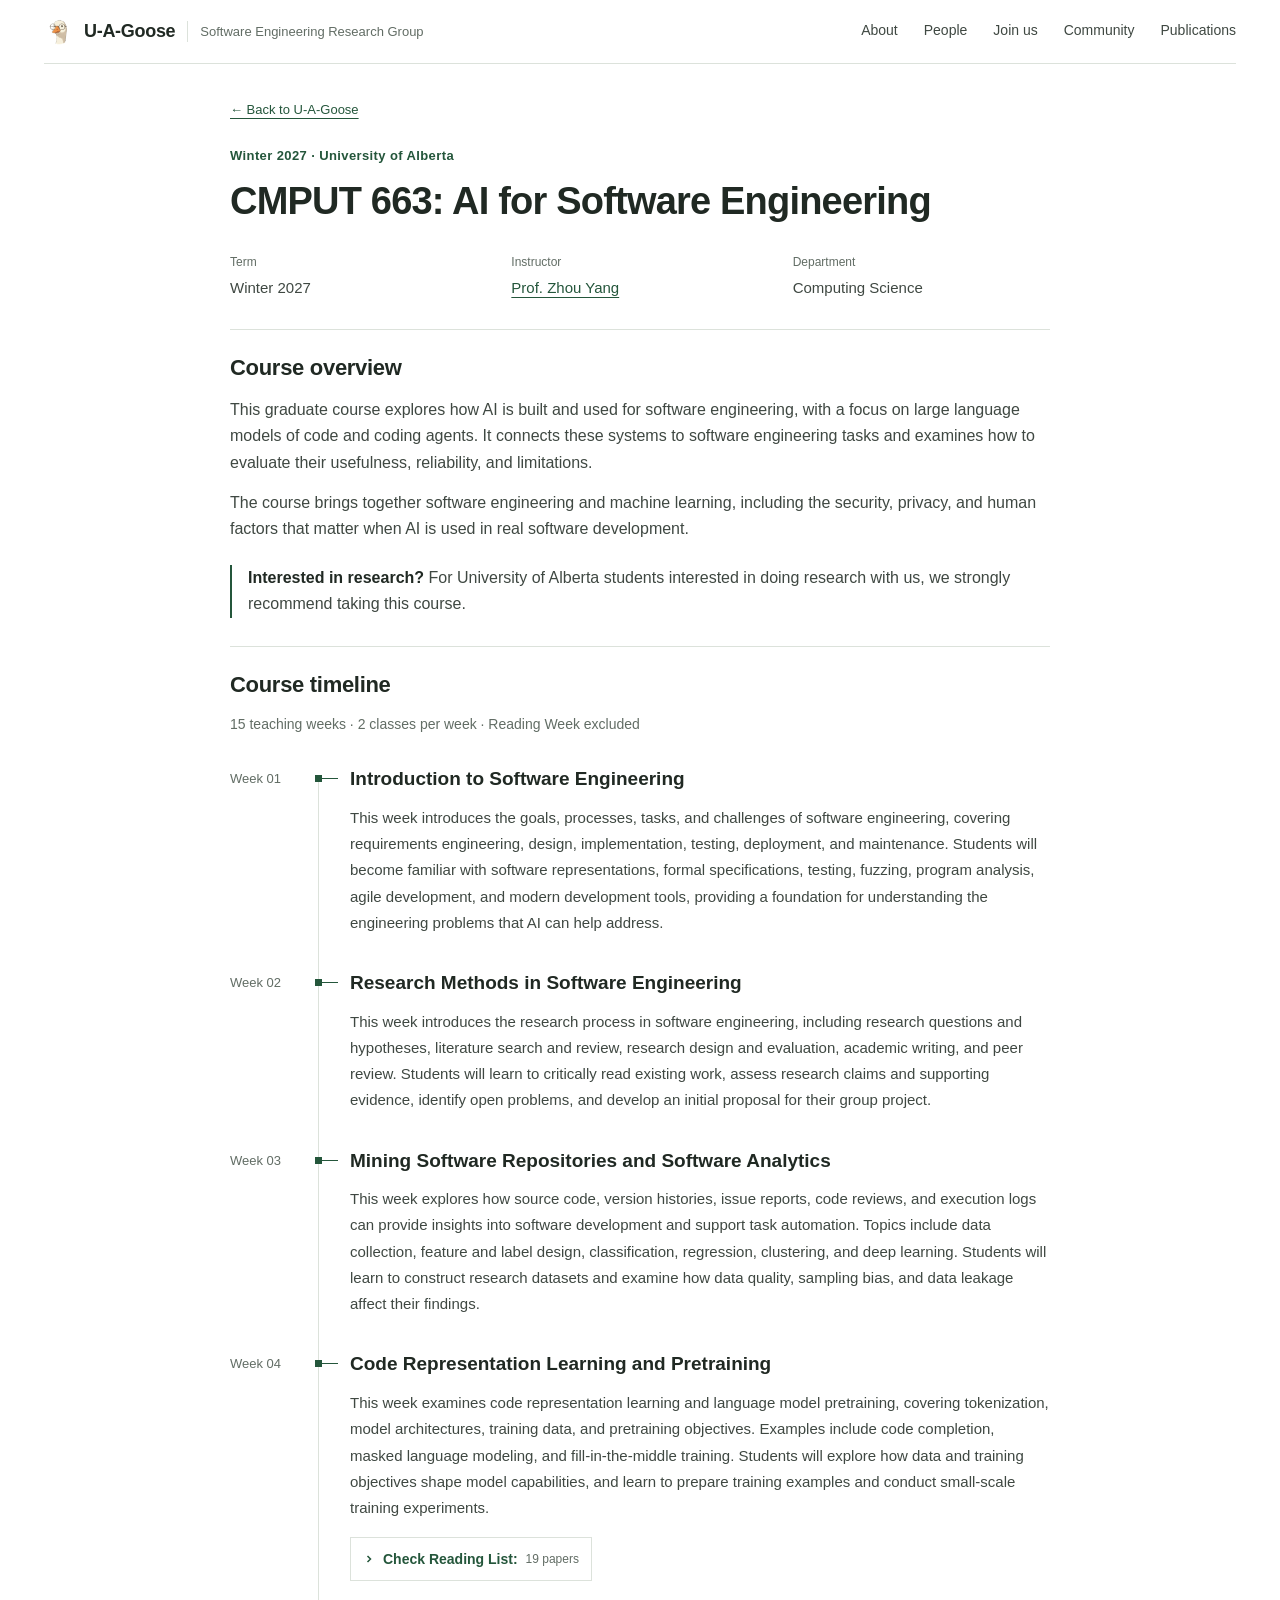
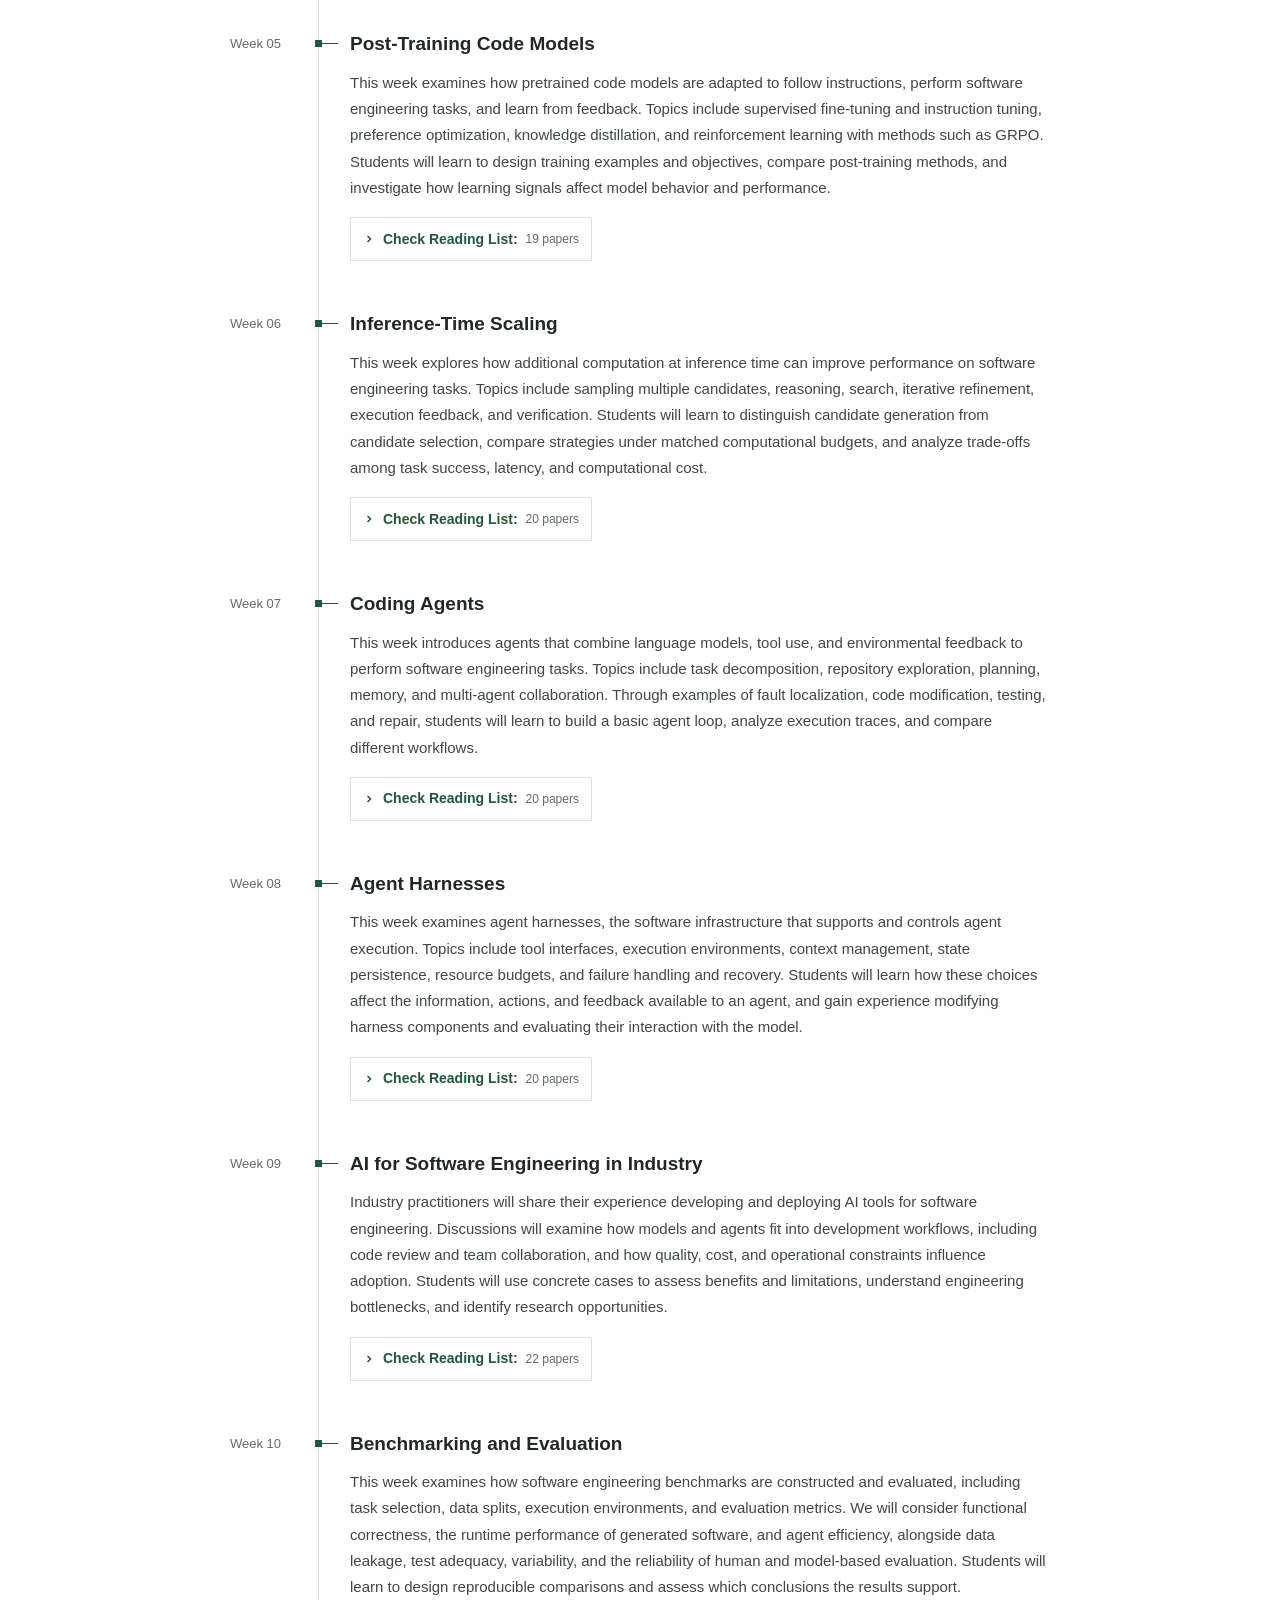
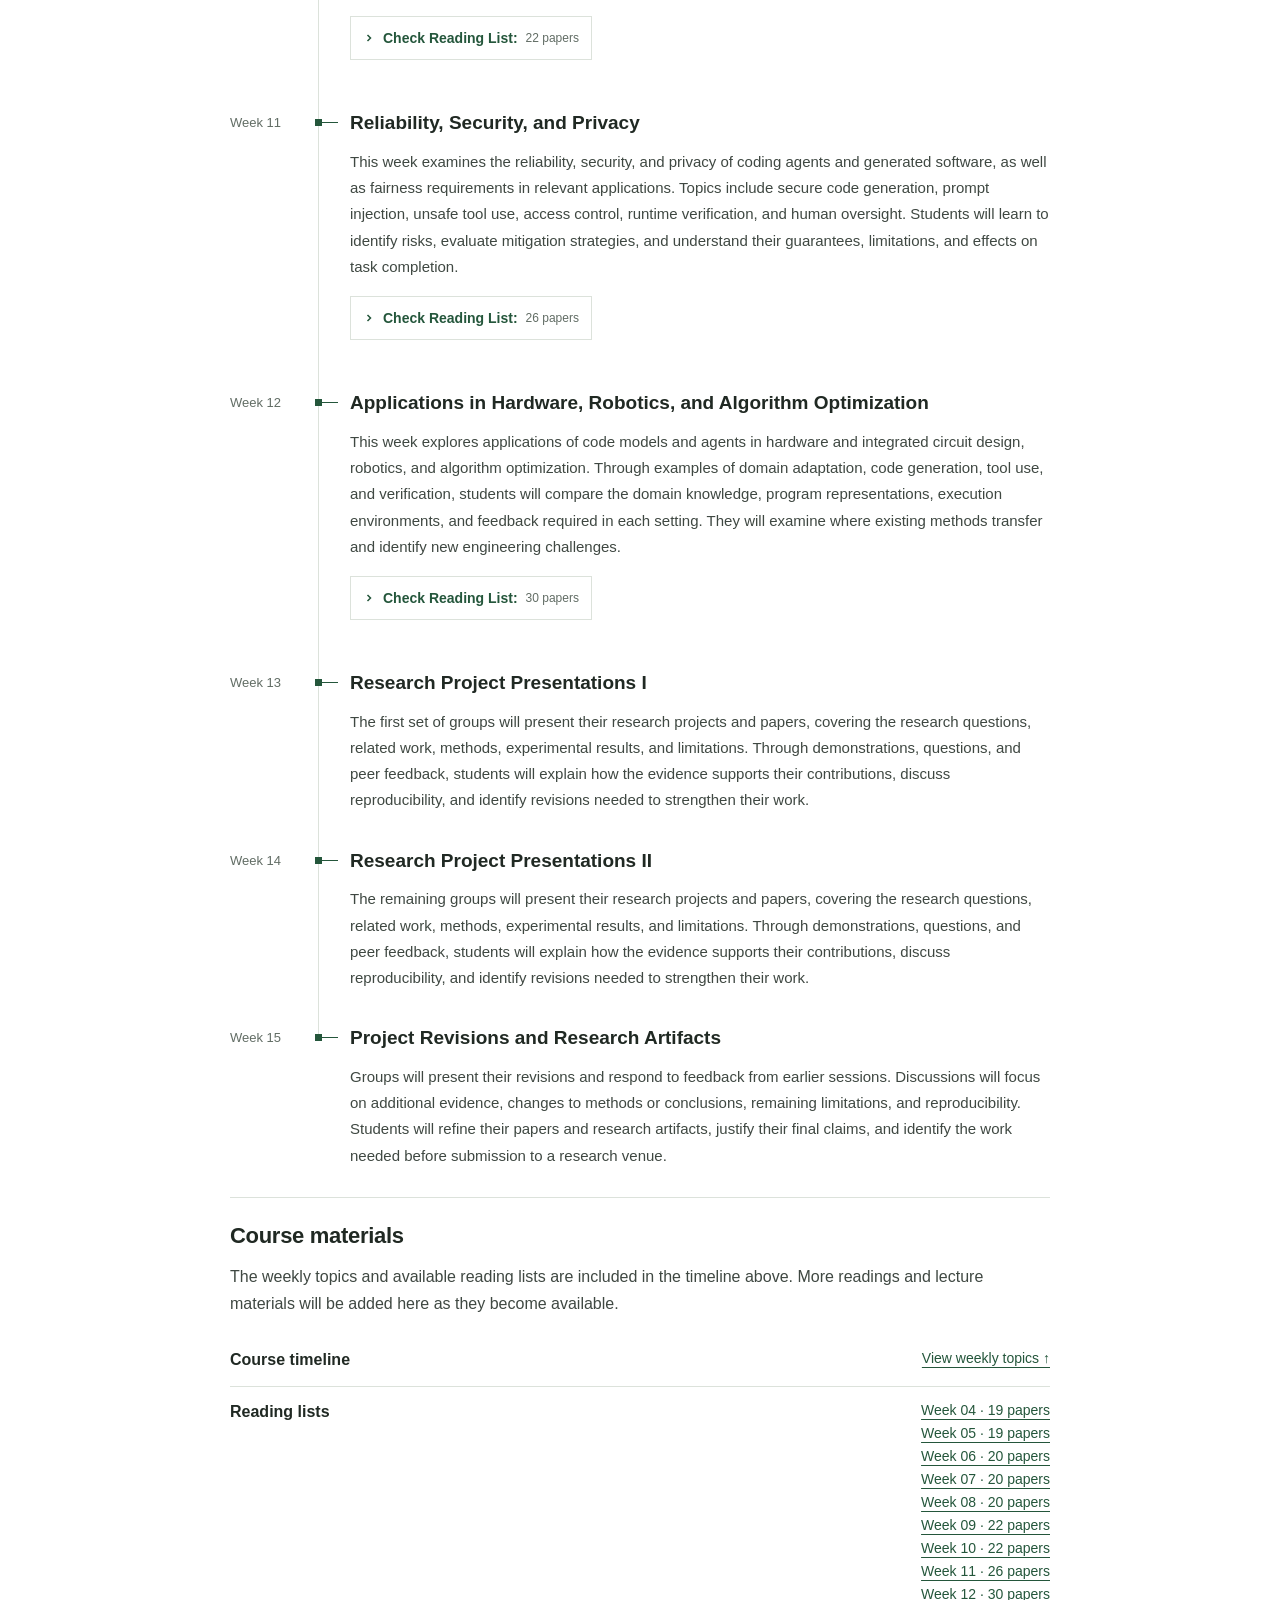
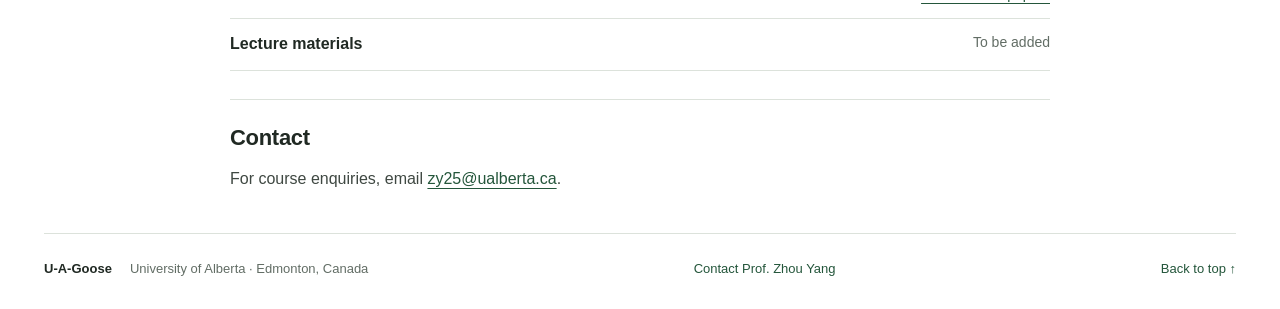
<file: cmput-663-winter-2027.html>
<!DOCTYPE html>
<html lang="en"><head>
<link href="./assets/images/goose_2.png" rel="icon" type="image/png">
<script src="site_libs/clipboard/clipboard.min.js"></script>
<script src="site_libs/quarto-html/tabby.min.js"></script>
<script src="site_libs/quarto-html/popper.min.js"></script>
<script src="site_libs/quarto-html/tippy.umd.min.js"></script>
<link href="site_libs/quarto-html/tippy.css" rel="stylesheet">
<link href="site_libs/quarto-html/light-border.css" rel="stylesheet">
<link href="site_libs/quarto-html/quarto-html-640605f58ae58ee79329c070719e555b.min.css" rel="stylesheet" append-hash="true" data-mode="light">
<link href="site_libs/quarto-html/quarto-syntax-highlighting-63b5708e65d6cd79cd7618c58d0c21e7.css" rel="stylesheet" id="quarto-text-highlighting-styles"><meta charset="utf-8">
  <meta name="viewport" content="width=device-width, initial-scale=1">
  <title>CMPUT 663: AI for Software Engineering — Winter 2027</title>
  <meta name="description" content="Winter 2027 CMPUT 663 at the University of Alberta, taught by Prof.&nbsp;Zhou Yang. Course introduction, reading list, and teaching materials.">
  <link rel="stylesheet" href="assets/site.css?v=20261117-news-scroll">
  <script src="assets/site.js" defer=""></script>
</head>
<body>
  <a class="skip-link" href="#main">Skip to content</a>
  <header class="site-header">
    <div class="header-inner wrap">
      <a class="brand" href="index.html#about" data-section="about"><img src="assets/images/goose_mark.png" alt="" width="30" height="30"><strong>U-A-Goose</strong><span>Software Engineering Research Group</span></a>
      <nav aria-label="Main navigation">
        <a href="index.html#about" data-section="about">About</a>
        <a href="index.html#people" data-section="people">People</a>
        <a href="index.html#join" data-section="join">Join us</a>
        <a href="index.html#community" data-section="community">Community</a>
        <a class="publications-link" href="publications.html">Publications</a>
      </nav>
    </div>
  </header>
  <main id="main" class="wrap" tabindex="-1"><header id="title-block-header" class="quarto-title-block"></header>
<article class="course-page" aria-labelledby="course-title">
  <a class="course-back" href="index.html#course"><span aria-hidden="true">←</span> Back to U-A-Goose</a>
  <header class="course-header">
    <p class="eyebrow">Winter 2027 · University of Alberta</p>
    <h1 id="course-title">CMPUT 663: AI for Software Engineering</h1>
    <dl class="course-facts">
      <div><dt>Term</dt><dd>Winter 2027</dd></div>
      <div><dt>Instructor</dt><dd><a href="https://homepage.zhouyang.me/">Prof. Zhou Yang</a></dd></div>
      <div><dt>Department</dt><dd>Computing Science</dd></div>
    </dl>
  </header>

  <section class="course-section" aria-labelledby="course-overview">
    <h2 id="course-overview">Course overview</h2>
    <p>This graduate course explores how AI is built and used for software engineering, with a focus on large language models of code and coding agents. It connects these systems to software engineering tasks and examines how to evaluate their usefulness, reliability, and limitations.</p>
    <p>The course brings together software engineering and machine learning, including the security, privacy, and human factors that matter when AI is used in real software development.</p>
    <p class="course-research-note"><strong>Interested in research?</strong> For University of Alberta students interested in doing research with us, we strongly recommend taking this course.</p>
  </section>

  <section class="course-section course-timeline-section" aria-labelledby="course-timeline">
    <h2 id="course-timeline">Course timeline</h2>
    <p class="timeline-summary">15 teaching weeks · 2 classes per week · Reading Week excluded</p>
    <ol class="course-timeline" role="list">
      <li id="week-01">
        <span class="timeline-week">Week 01</span>
        <div class="timeline-content">
          <h3>Introduction to Software Engineering</h3>
          <p>This week introduces the goals, processes, tasks, and challenges of software engineering, covering requirements engineering, design, implementation, testing, deployment, and maintenance. Students will become familiar with software representations, formal specifications, testing, fuzzing, program analysis, agile development, and modern development tools, providing a foundation for understanding the engineering problems that AI can help address.</p>
        </div>
      </li>
      <li id="week-02">
        <span class="timeline-week">Week 02</span>
        <div class="timeline-content">
          <h3>Research Methods in Software Engineering</h3>
          <p>This week introduces the research process in software engineering, including research questions and hypotheses, literature search and review, research design and evaluation, academic writing, and peer review. Students will learn to critically read existing work, assess research claims and supporting evidence, identify open problems, and develop an initial proposal for their group project.</p>
        </div>
      </li>
      <li id="week-03">
        <span class="timeline-week">Week 03</span>
        <div class="timeline-content">
          <h3>Mining Software Repositories and Software Analytics</h3>
          <p>This week explores how source code, version histories, issue reports, code reviews, and execution logs can provide insights into software development and support task automation. Topics include data collection, feature and label design, classification, regression, clustering, and deep learning. Students will learn to construct research datasets and examine how data quality, sampling bias, and data leakage affect their findings.</p>
        </div>
      </li>
      <li id="week-04">
        <span class="timeline-week">Week 04</span>
        <div class="timeline-content">
          <h3>Code Representation Learning and Pretraining</h3>
          <p>This week examines code representation learning and language model pretraining, covering tokenization, model architectures, training data, and pretraining objectives. Examples include code completion, masked language modeling, and fill-in-the-middle training. Students will explore how data and training objectives shape model capabilities, and learn to prepare training examples and conduct small-scale training experiments.</p>
          <details class="week-reading-list" id="week-04-readings">
            <summary><svg class="reading-chevron" viewbox="0 0 12 12" aria-hidden="true" focusable="false"><path d="m3 4.5 3 3 3-3" fill="none" stroke="currentColor" stroke-width="1.5"></path></svg><span>Check Reading List:</span><span class="reading-count">19 papers</span></summary>
            <ol class="reading-papers">
              <li><a href="https://arxiv.org/abs/1803.09473">code2vec: Learning Distributed Representations of Code</a><span class="reading-meta">Uri Alon, Meital Zilberstein, Omer Levy, et al., POPL, 2019.</span></li>
              <li><a href="https://aclanthology.org/2020.findings-emnlp.139/">CodeBERT: A Pre-Trained Model for Programming and Natural Languages</a><span class="reading-meta">Zhangyin Feng, Daya Guo, Duyu Tang, et al., Findings of EMNLP, 2020.</span></li>
              <li><a href="https://datasets-benchmarks-proceedings.neurips.cc/paper/2021/hash/c16a5320fa475530d9583c34fd356ef5-Abstract-round1.html">CodeXGLUE: A Machine Learning Benchmark Dataset for Code Understanding and Generation</a><span class="reading-meta">Shuai Lu, Daya Guo, Shuo Ren, et al., NeurIPS Datasets and Benchmarks Track, 2021.</span></li>
              <li><a href="https://arxiv.org/abs/2107.03374">Evaluating Large Language Models Trained on Code</a><span class="reading-meta">Mark Chen, Jerry Tworek, Heewoo Jun, et al., OpenAI Technical Report, 2021.</span></li>
              <li><a href="https://arxiv.org/abs/2207.14255">Efficient Training of Language Models to Fill in the Middle</a><span class="reading-meta">Mohammad Bavarian, Heewoo Jun, Nikolas Tezak, et al., OpenAI Technical Report, 2022.</span></li>
              <li><a href="https://arxiv.org/abs/2203.13474">CodeGen: An Open Large Language Model for Code with Multi-Turn Program Synthesis</a><span class="reading-meta">Erik Nijkamp, Bo Pang, Hiroaki Hayashi, et al., ICLR, 2023.</span></li>
              <li><a href="https://arxiv.org/abs/2305.02309">CodeGen2: Lessons for Training LLMs on Programming and Natural Languages</a><span class="reading-meta">Erik Nijkamp, Hiroaki Hayashi, Caiming Xiong, et al., Salesforce Technical Report, 2023.</span></li>
              <li><a href="https://arxiv.org/abs/2306.11644">Textbooks Are All You Need</a><span class="reading-meta">Suriya Gunasekar, Yi Zhang, Jyoti Aneja, et al., Microsoft Research Technical Report, 2023.</span></li>
              <li><a href="https://arxiv.org/abs/2308.12950">Code Llama: Open Foundation Models for Code</a><span class="reading-meta">Baptiste Rozière, Jonas Gehring, Fabian Gloeckle, et al., Meta AI Technical Report, 2023.</span></li>
              <li><a href="https://arxiv.org/abs/2401.14196">DeepSeek-Coder: When the Large Language Model Meets Programming—The Rise of Code Intelligence</a><span class="reading-meta">Daya Guo, Qihao Zhu, Dejian Yang, et al., DeepSeek Technical Report, 2024.</span></li>
              <li><a href="https://arxiv.org/abs/2402.19173">StarCoder 2 and The Stack v2: The Next Generation</a><span class="reading-meta">Anton Lozhkov, Raymond Li, Loubna Ben Allal, et al., arXiv, 2024.</span></li>
              <li><a href="https://arxiv.org/abs/2405.04324">Granite Code Models: A Family of Open Foundation Models for Code Intelligence</a><span class="reading-meta">Mayank Mishra, Matt Stallone, Gaoyuan Zhang, et al., IBM Technical Report, 2024.</span></li>
              <li><a href="https://arxiv.org/abs/2406.11409">CodeGemma: Open Code Models Based on Gemma</a><span class="reading-meta">CodeGemma Team, Heri Zhao, Jeffrey Hui, et al., Google Technical Report, 2024.</span></li>
              <li><a href="https://arxiv.org/abs/2406.11931">DeepSeek-Coder-V2: Breaking the Barrier of Closed-Source Models in Code Intelligence</a><span class="reading-meta">DeepSeek-AI, Qihao Zhu, Daya Guo, et al., DeepSeek Technical Report, 2024.</span></li>
              <li><a href="https://arxiv.org/abs/2409.12186">Qwen2.5-Coder Technical Report</a><span class="reading-meta">Binyuan Hui, Jian Yang, Zeyu Cui, et al., Alibaba Technical Report, 2024.</span></li>
              <li><a href="https://arxiv.org/abs/2506.03524">Seed-Coder: Let the Code Model Curate Data for Itself</a><span class="reading-meta">ByteDance Seed, Yuyu Zhang, Jing Su, et al., ByteDance Technical Report, 2025.</span></li>
              <li><a href="https://arxiv.org/abs/2510.05788">Mellum: Production-Grade in-IDE Contextual Code Completion with Multi-File Project Understanding</a><span class="reading-meta">Nikita Pavlichenko, Iurii Nazarov, Ivan Dolgov, et al., JetBrains Technical Report, 2025.</span></li>
              <li><a href="https://arxiv.org/abs/2603.00729">Qwen3-Coder-Next Technical Report</a><span class="reading-meta">Ruisheng Cao, Mouxiang Chen, Jiawei Chen, et al., Alibaba Technical Report, 2026.</span></li>
              <li><a href="https://arxiv.org/abs/2605.31268">Mellum2 Technical Report</a><span class="reading-meta">Marko Kojic, Ivan Bondyrev, Aral de Moor, et al., JetBrains Technical Report, 2026.</span></li>
            </ol>
          </details>
        </div>
      </li>
      <li id="week-05">
        <span class="timeline-week">Week 05</span>
        <div class="timeline-content">
          <h3>Post-Training Code Models</h3>
          <p>This week examines how pretrained code models are adapted to follow instructions, perform software engineering tasks, and learn from feedback. Topics include supervised fine-tuning and instruction tuning, preference optimization, knowledge distillation, and reinforcement learning with methods such as GRPO. Students will learn to design training examples and objectives, compare post-training methods, and investigate how learning signals affect model behavior and performance.</p>
          <details class="week-reading-list" id="week-05-readings">
            <summary><svg class="reading-chevron" viewbox="0 0 12 12" aria-hidden="true" focusable="false"><path d="m3 4.5 3 3 3-3" fill="none" stroke="currentColor" stroke-width="1.5"></path></svg><span>Check Reading List:</span><span class="reading-count">19 papers</span></summary>
            <ol class="reading-papers">
              <li><a href="https://proceedings.neurips.cc/paper_files/paper/2022/hash/b1efde53be364a73914f58805a001731-Abstract-Conference.html">Training Language Models to Follow Instructions with Human Feedback</a><span class="reading-meta">Long Ouyang, Jeffrey Wu, Xu Jiang, et al., NeurIPS, 2022.</span></li>
              <li><a href="https://aclanthology.org/2023.acl-long.754/">Self-Instruct: Aligning Language Models with Self-Generated Instructions</a><span class="reading-meta">Yizhong Wang, Yeganeh Kordi, Swaroop Mishra, et al., ACL, 2023.</span></li>
              <li><a href="https://www.jmlr.org/papers/v25/23-0870.html">Scaling Instruction-Finetuned Language Models</a><span class="reading-meta">Hyung Won Chung, Le Hou, Shayne Longpre, et al., Journal of Machine Learning Research, 2024.</span></li>
              <li><a href="https://openreview.net/forum?id=nZeVKeeFYf9">LoRA: Low-Rank Adaptation of Large Language Models</a><span class="reading-meta">Edward J. Hu, Yelong Shen, Phillip Wallis, et al., ICLR, 2022.</span></li>
              <li><a href="https://proceedings.neurips.cc/paper_files/paper/2023/hash/a85b405ed65c6477a4fe8302b5e06ce7-Abstract-Conference.html">Direct Preference Optimization: Your Language Model is Secretly a Reward Model</a><span class="reading-meta">Rafael Rafailov, Archit Sharma, Eric Mitchell, et al., NeurIPS, 2023.</span></li>
              <li><a href="https://arxiv.org/abs/2402.03300">DeepSeekMath: Pushing the Limits of Mathematical Reasoning in Open Language Models</a><span class="reading-meta">Zhihong Shao, Peiyi Wang, Qihao Zhu, et al., DeepSeek Technical Report, 2024.</span></li>
              <li><a href="https://www.nature.com/articles/s41586-025-09422-z">DeepSeek-R1 Incentivizes Reasoning in LLMs through Reinforcement Learning</a><span class="reading-meta">Daya Guo, Dejian Yang, Haowei Zhang, et al., Nature, 2025.</span></li>
              <li><a href="https://papers.neurips.cc/paper_files/paper/2022/hash/8636419dea1aa9fbd25fc4248e702da4-Abstract-Conference.html">CodeRL: Mastering Code Generation through Pretrained Models and Deep Reinforcement Learning</a><span class="reading-meta">Hung Le, Yue Wang, Akhilesh Deepak Gotmare, et al., NeurIPS, 2022.</span></li>
              <li><a href="https://proceedings.iclr.cc/paper_files/paper/2024/hash/72eba29737f9c3a5a4ce8cdb7b667145-Abstract-Conference.html">WizardCoder: Empowering Code Large Language Models with Evol-Instruct</a><span class="reading-meta">Ziyang Luo, Can Xu, Pu Zhao, et al., ICLR, 2024.</span></li>
              <li><a href="https://proceedings.mlr.press/v235/wei24h.html">Magicoder: Empowering Code Generation with OSS-Instruct</a><span class="reading-meta">Yuxiang Wei, Zhe Wang, Jiawei Liu, et al., ICML, 2024.</span></li>
              <li><a href="https://aclanthology.org/2024.findings-acl.762/">OpenCodeInterpreter: Integrating Code Generation with Execution and Refinement</a><span class="reading-meta">Tianyu Zheng, Ge Zhang, Tianhao Shen, et al., Findings of ACL, 2024.</span></li>
              <li><a href="https://proceedings.iclr.cc/paper_files/paper/2025/hash/871ac99fdc5282d0301934d23945ebaa-Abstract-Conference.html">Training Language Models to Self-Correct via Reinforcement Learning</a><span class="reading-meta">Aviral Kumar, Vincent Zhuang, Rishabh Agarwal, et al., ICLR, 2025.</span></li>
              <li><a href="https://proceedings.mlr.press/v267/pan25g.html">Training Software Engineering Agents and Verifiers with SWE-Gym</a><span class="reading-meta">Jiayi Pan, Xingyao Wang, Graham Neubig, et al., ICML, 2025.</span></li>
              <li><a href="https://proceedings.neurips.cc/paper_files/paper/2025/hash/7107d4d2e837bde2171c6b71b5bde954-Abstract-Conference.html">SWE-RL: Advancing LLM Reasoning via Reinforcement Learning on Open Software Evolution</a><span class="reading-meta">Yuxiang Wei, Olivier Duchenne, Jade Copet, et al., NeurIPS, 2025.</span></li>
              <li><a href="https://papers.nips.cc/paper_files/paper/2025/hash/8b86cf5ace600c48fd188efbb8dedec8-Abstract-Datasets_and_Benchmarks_Track.html">SWE-smith: Scaling Data for Software Engineering Agents</a><span class="reading-meta">John Yang, Kilian Lieret, Carlos E. Jimenez, et al., NeurIPS Datasets and Benchmarks Track, 2025.</span></li>
              <li><a href="https://proceedings.mlr.press/v306/shen26o.html">SERA: Soft-Verified Efficient Repository Agents</a><span class="reading-meta">Ethan Shen, Daniel Tormoen, Saurabh Shah, et al., ICML, 2026.</span></li>
              <li><a href="https://proceedings.mlr.press/v306/wei26x.html">Toward Training Superintelligent Software Agents through Self-Play SWE-RL</a><span class="reading-meta">Yuxiang Wei, Zhiqing Sun, Emily Mcmilin, et al., ICML, 2026.</span></li>
              <li><a href="https://arxiv.org/abs/2608.17393">LEGO-RL: Harness-Native Reinforcement Learning for Coding Agents</a><span class="reading-meta">Yiming Du, Yuxin Jiang, Tao Yuan, et al., arXiv, 2026.</span></li>
              <li><a href="https://proceedings.neurips.cc/paper_files/paper/2025/hash/537d5aa768c2d534016a4d06f87bc8fb-Abstract-Conference.html">Does Reinforcement Learning Really Incentivize Reasoning Capacity in LLMs Beyond the Base Model?</a><span class="reading-meta">Yang Yue, Zhiqi Chen, Rui Lu, et al., NeurIPS, 2025.</span></li>
            </ol>
          </details>
        </div>
      </li>
      <li id="week-06">
        <span class="timeline-week">Week 06</span>
        <div class="timeline-content">
          <h3>Inference-Time Scaling</h3>
          <p>This week explores how additional computation at inference time can improve performance on software engineering tasks. Topics include sampling multiple candidates, reasoning, search, iterative refinement, execution feedback, and verification. Students will learn to distinguish candidate generation from candidate selection, compare strategies under matched computational budgets, and analyze trade-offs among task success, latency, and computational cost.</p>
          <details class="week-reading-list" id="week-06-readings">
            <summary><svg class="reading-chevron" viewbox="0 0 12 12" aria-hidden="true" focusable="false"><path d="m3 4.5 3 3 3-3" fill="none" stroke="currentColor" stroke-width="1.5"></path></svg><span>Check Reading List:</span><span class="reading-count">20 papers</span></summary>
            <ol class="reading-papers">
              <li><a href="https://aclanthology.org/2025.findings-emnlp.865/">S*: Test Time Scaling for Code Generation</a><span class="reading-meta">Dacheng Li, Shiyi Cao, Chengkun Cao, et al., Findings of EMNLP, 2025.</span></li>
              <li><a href="https://arxiv.org/abs/2501.14723">CodeMonkeys: Scaling Test-Time Compute for Software Engineering</a><span class="reading-meta">Ryan Ehrlich, Bradley Brown, Jordan Juravsky, et al., arXiv, 2025.</span></li>
              <li><a href="https://aclanthology.org/2025.acl-long.973/">DARS: Dynamic Action Re-Sampling to Enhance Coding Agent Performance by Adaptive Tree Traversal</a><span class="reading-meta">Vaibhav Aggarwal, Ojasv Kamal, Abhinav Japesh, et al., ACL, 2025.</span></li>
              <li><a href="https://arxiv.org/abs/2503.04412">Wider or Deeper? Scaling LLM Inference-Time Compute with Adaptive Branching Tree Search</a><span class="reading-meta">Yuichi Inoue, Kou Misaki, Yuki Imajuku, et al., NeurIPS, 2025.</span></li>
              <li><a href="https://arxiv.org/abs/2505.23604">Satori-SWE: Evolutionary Test-Time Scaling for Sample-Efficient Software Engineering</a><span class="reading-meta">Guangtao Zeng, Maohao Shen, Delin Chen, et al., arXiv, 2025.</span></li>
              <li><a href="https://aclanthology.org/2025.acl-long.343/">Dynamic Scaling of Unit Tests for Code Reward Modeling</a><span class="reading-meta">Zeyao Ma, Xiaokang Zhang, Jing Zhang, et al., ACL, 2025.</span></li>
              <li><a href="https://arxiv.org/abs/2502.01619">Learning to Generate Unit Tests for Automated Debugging</a><span class="reading-meta">Archiki Prasad, Elias Stengel-Eskin, Justin Chih-Yao Chen, et al., COLM, 2025.</span></li>
              <li><a href="https://openreview.net/forum?id=7evvwwdo3z">R2E-Gym: Procedural Environment Generation and Hybrid Verifiers for Scaling Open-Weights SWE Agents</a><span class="reading-meta">Naman Jain, Jaskirat Singh, Manish Shetty, et al., COLM, 2025.</span></li>
              <li><a href="https://proceedings.mlr.press/v306/wang26dw.html">CodeChemist: Test-Time Scaling for Low-Resource Code Generation via Functional Knowledge Transfer</a><span class="reading-meta">Kaixin Wang, Tianlin Li, Xiaoyu Zhang, et al., ICML, 2026.</span></li>
              <li><a href="https://arxiv.org/abs/2605.20473">Code Generation by Differential Test Time Scaling</a><span class="reading-meta">Yifeng He, Ethan Wang, Jicheng Wang, et al., arXiv, 2026.</span></li>
              <li><a href="https://arxiv.org/abs/2609.12757">GraphAHA: Graph-Based Adaptive Search with Heterogeneous Actions for Test-Time Code Generation</a><span class="reading-meta">Xitao Li, Haijun Wang, Gege Yuan, et al., arXiv, 2026.</span></li>
              <li><a href="https://aclanthology.org/2026.findings-emnlp.495/">TipCoder: Reinforcement Learning Boosted Test-time Instruction Proposer for Code Generation</a><span class="reading-meta">Minyu Chen, Sihao Wu, Ling-I Wu, et al., Findings of EMNLP, 2026.</span></li>
              <li><a href="https://aclanthology.org/2026.emnlp-main.157/">Verification Trap: Understanding Test-Time Selection Failures under False Premises in Code Generation</a><span class="reading-meta">Feng He, Hejia Wang, Linghao Meng, et al., EMNLP, 2026.</span></li>
              <li><a href="https://arxiv.org/abs/2605.17609">Adaptive Generate-Rank-Verify: Inference-Time Search with Costly Verification</a><span class="reading-meta">Shaddin Dughmi, Mahdi Haghifam, Yusuf Hakan Kalayci, NeurIPS (accepted), 2026.</span></li>
              <li><a href="https://arxiv.org/abs/2605.17626">Verifiers in the Loop: Decoding Time Verification for Code Translation</a><span class="reading-meta">Tianyang Zhou, Somesh Jha, Mihai Christodorescu, et al., NeurIPS (accepted), 2026.</span></li>
              <li><a href="https://arxiv.org/abs/2604.05560">An Iterative Test-and-Repair Framework for Competitive Code Generation</a><span class="reading-meta">Lingxiao Tang, Muyang Ye, Zhaoyang Chu, et al., arXiv, 2026.</span></li>
              <li><a href="https://proceedings.mlr.press/v306/jeong26a.html">Towards Functional Correctness of Code Models with Selective Generation</a><span class="reading-meta">Jaewoo Jeong, Taesoo Kim, Sangdon Park, ICML, 2026.</span></li>
              <li><a href="https://arxiv.org/abs/2602.06098">A Theoretical Analysis of Test-Driven Code Generation</a><span class="reading-meta">Nicolas Menet, Michael Hersche, Andreas Krause, et al., NeurIPS (accepted), 2026.</span></li>
              <li><a href="https://ojs.aaai.org/index.php/AAAI/article/view/40755">ExPairT-LLM: Exact Learning for LLM Code Selection by Pairwise Queries</a><span class="reading-meta">Tom Yuviler, Dana Drachsler-Cohen, AAAI, 2026.</span></li>
              <li><a href="https://aclanthology.org/2026.acl-industry.30/">Reason-Code: Reliable Code Generation via Test-Driven Monte Carlo Tree Search</a><span class="reading-meta">Zixu Li, Zhiqi Peng, ACL Industry Track, 2026.</span></li>
            </ol>
          </details>
        </div>
      </li>
      <li id="week-07">
        <span class="timeline-week">Week 07</span>
        <div class="timeline-content">
          <h3>Coding Agents</h3>
          <p>This week introduces agents that combine language models, tool use, and environmental feedback to perform software engineering tasks. Topics include task decomposition, repository exploration, planning, memory, and multi-agent collaboration. Through examples of fault localization, code modification, testing, and repair, students will learn to build a basic agent loop, analyze execution traces, and compare different workflows.</p>
          <details class="week-reading-list" id="week-07-readings">
            <summary><svg class="reading-chevron" viewbox="0 0 12 12" aria-hidden="true" focusable="false"><path d="m3 4.5 3 3 3-3" fill="none" stroke="currentColor" stroke-width="1.5"></path></svg><span>Check Reading List:</span><span class="reading-count">20 papers</span></summary>
            <ol class="reading-papers">
              <li><a href="https://aclanthology.org/2025.acl-long.426/">LocAgent: Graph-Guided LLM Agents for Code Localization</a><span class="reading-meta">Zhaoling Chen, Xiangru Tang, Gangda Deng, et al., ACL, 2025.</span></li>
              <li><a href="https://papers.nips.cc/paper_files/paper/2025/hash/98da9cdb7e8af9192f1fe2cb38690d60-Abstract-Conference.html">RepoMaster: Autonomous Exploration and Understanding of GitHub Repositories for Complex Task Solving</a><span class="reading-meta">Huacan Wang, Ziyi Ni, Shuo Zhang, et al., NeurIPS, 2025.</span></li>
              <li><a href="https://arxiv.org/abs/2602.19407">Multi-CoLoR: Context-Aware Localization and Reasoning across Multi-Language Codebases</a><span class="reading-meta">Indira Vats, Sanjukta De, Subhayan Roy, et al., SANER, 2026.</span></li>
              <li><a href="https://proceedings.mlr.press/v267/li25cf.html">PatchPilot: A Cost-Efficient Software Engineering Agent with Early Attempts on Formal Verification</a><span class="reading-meta">Hongwei Li, Yuheng Tang, Shiqi Wang, et al., ICML, 2025.</span></li>
              <li><a href="https://doi.org/10.1145/3744916.3773202">Unified Software Engineering Agent as AI Software Engineer</a><span class="reading-meta">Leonhard Applis, Yuntong Zhang, Shanchao Liang, et al., ICSE, 2026.</span></li>
              <li><a href="https://arxiv.org/abs/2507.23370">Trae Agent: An LLM-based Agent for Software Engineering with Test-time Scaling</a><span class="reading-meta">Trae Research Team, Pengfei Gao, Zhao Tian, et al., ByteDance Technical Report, 2025.</span></li>
              <li><a href="https://arxiv.org/abs/2503.21557">debug-gym: A Text-Based Environment for Interactive Debugging</a><span class="reading-meta">Xingdi Yuan, Morgane M Moss, Charbel El Feghali, et al., Microsoft Research Technical Report, 2025.</span></li>
              <li><a href="https://proceedings.mlr.press/v267/guo25n.html">RepoAudit: An Autonomous LLM-Agent for Repository-Level Code Auditing</a><span class="reading-meta">Jinyao Guo, Chengpeng Wang, Xiangzhe Xu, et al., ICML, 2025.</span></li>
              <li><a href="https://doi.org/10.1145/3744916.3773153">RefAgent: A Multi-agent LLM-based Framework for Automatic Software Refactoring</a><span class="reading-meta">Khouloud Oueslati, Maxime Lamothe, Foutse Khomh, ICSE, 2026.</span></li>
              <li><a href="https://arxiv.org/abs/2601.00482">Multi-Agent Coordinated Rename Refactoring</a><span class="reading-meta">Abhiram Bellur, Mohammed Raihan Ullah, Dima Golubenko, et al., arXiv, 2026.</span></li>
              <li><a href="https://arxiv.org/abs/2608.00924">RefactorAssist: Agentic Refinement for Reliable Code Refactoring</a><span class="reading-meta">Jonathan Cordeiro, Shayan Noei, Ying Zou, arXiv, 2026.</span></li>
              <li><a href="https://arxiv.org/abs/2607.09101">Multi-Agent LLM Collaboration for Unit Test Generation via Human-Testing-Inspired Workflows</a><span class="reading-meta">Quanjun Zhang, Ye Shang, Siqi Gu, et al., arXiv, 2026.</span></li>
              <li><a href="https://arxiv.org/abs/2607.01808">Archer: Towards Agentic Review for Compiler Optimizations</a><span class="reading-meta">Yunbo Ni, Shaohua Li, arXiv, 2026.</span></li>
              <li><a href="https://arxiv.org/abs/2608.18167">Adversarial Review: Structured Disagreement for Grounded Agentic Code Review</a><span class="reading-meta">Eric S. Qiu, Joyce Gill, ICML DL4C Workshop, 2026.</span></li>
              <li><a href="https://arxiv.org/abs/2606.28434">SWE-MeM: Learning Adaptive Memory Management for Long-Horizon Coding Agents</a><span class="reading-meta">Shuzheng Gao, Wenhao Zeng, Zhaojian Yu, et al., arXiv, 2026.</span></li>
              <li><a href="https://arxiv.org/abs/2610.04838">MemTrace: State-Consistent Memory for Long-Horizon Coding Agents</a><span class="reading-meta">Hongming Xu, Le Zhou, ZhongHe Jin, et al., arXiv, 2026.</span></li>
              <li><a href="https://papers.nips.cc/paper_files/paper/2025/hash/a911e543a95493ae5004fdc01909043e-Abstract-Conference.html">SE-Agent: Self-Evolution Trajectory Optimization in Multi-Step Reasoning with LLM-Based Agents</a><span class="reading-meta">Yifu Guo, Jiaye Lin, Huacan Wang, et al., NeurIPS, 2025.</span></li>
              <li><a href="https://arxiv.org/abs/2610.17471">Scaling Inference-Time Compute with Teams of Coding Agents</a><span class="reading-meta">Keenan Samway, Daniel D'souza, Omar Darwiche Domingues, et al., arXiv, 2026.</span></li>
              <li><a href="https://aclanthology.org/2026.emnlp-demos.1/">ChatDev 2.0: A No-Code Multi-Agent Platform for Developing Everything</a><span class="reading-meta">Yufan Dang, Shu Yao, Bowen Lai, et al., EMNLP System Demonstrations, 2026.</span></li>
              <li><a href="https://arxiv.org/abs/2512.07921">DeepCode: Open Agentic Coding</a><span class="reading-meta">Zongwei Li, Zhonghang Li, Zirui Guo, et al., arXiv, 2025.</span></li>
            </ol>
          </details>
        </div>
      </li>
      <li id="week-08">
        <span class="timeline-week">Week 08</span>
        <div class="timeline-content">
          <h3>Agent Harnesses</h3>
          <p>This week examines agent harnesses, the software infrastructure that supports and controls agent execution. Topics include tool interfaces, execution environments, context management, state persistence, resource budgets, and failure handling and recovery. Students will learn how these choices affect the information, actions, and feedback available to an agent, and gain experience modifying harness components and evaluating their interaction with the model.</p>
          <details class="week-reading-list" id="week-08-readings">
            <summary><svg class="reading-chevron" viewbox="0 0 12 12" aria-hidden="true" focusable="false"><path d="m3 4.5 3 3 3-3" fill="none" stroke="currentColor" stroke-width="1.5"></path></svg><span>Check Reading List:</span><span class="reading-count">20 papers</span></summary>
            <ol class="reading-papers">
              <li><a href="https://proceedings.mlsys.org/paper_files/paper/2026/file/8ae9cf363ea625161f885b798c1f1f78-Paper-Conference.pdf">The OpenHands Software Agent SDK: A Composable and Extensible Foundation for Production Agents</a><span class="reading-meta">Xingyao Wang, Simon Rosenberg, Juan Michelini, et al., MLSys, 2026.</span></li>
              <li><a href="https://arxiv.org/abs/2508.16279">AgentScope 1.0: A Developer-Centric Framework for Building Agentic Applications</a><span class="reading-meta">Dawei Gao, Zitao Li, Yuexiang Xie, et al., arXiv, 2025.</span></li>
              <li><a href="https://2026.aiwareconf.org/details/aiware-2026-papers/2/Configuring-Agentic-AI-Coding-Tools-An-Exploratory-Study">Configuring Agentic AI Coding Tools: An Exploratory Study</a><span class="reading-meta">Matthias Galster, Seyedmoein Mohsenimofidi, Jai Lal Lulla, et al., AIware, 2026.</span></li>
              <li><a href="https://arxiv.org/abs/2609.00006">Harness Engineering: Anatomy, Architecture, and Evolution of Coding Agents -- A Source-Code Study of Eleven Systems</a><span class="reading-meta">Paul Barbaste, Tristan Darrigol, Germain Vu, et al., arXiv, 2026.</span></li>
              <li><a href="https://arxiv.org/abs/2605.18747">Code as Agent Harness</a><span class="reading-meta">Xuying Ning, Katherine Tieu, Dongqi Fu, et al., arXiv, 2026.</span></li>
              <li><a href="https://arxiv.org/abs/2606.15874">LLM-as-Code: Agentic Programming for Agent Harness</a><span class="reading-meta">Junjia Qi, Zichuan Fu, Jingtong Gao, et al., KDD AgenticSE Workshop, 2026.</span></li>
              <li><a href="https://arxiv.org/abs/2508.21433">The Complexity Trap: Simple Observation Masking Is as Efficient as LLM Summarization for Agent Context Management</a><span class="reading-meta">Tobias Lindenbauer, Igor Slinko, Ludwig Felder, et al., NeurIPS DL4C Workshop, 2025.</span></li>
              <li><a href="https://arxiv.org/abs/2609.20804">An Empirical Study of Harness Design for Coding Agents</a><span class="reading-meta">Run-Ze Fan, Zihao Zhang, Simin Ma, et al., arXiv, 2026.</span></li>
              <li><a href="https://arxiv.org/abs/2609.32459">Beyond the Model: Demystifying Harness Effects in Software Engineering Agents</a><span class="reading-meta">Haichuan Hu, Quanjun Zhang, Shengcheng Yu, et al., arXiv, 2026.</span></li>
              <li><a href="https://arxiv.org/abs/2610.34425">CTXAgent - Self-Controlled Context Management of LLM Agents</a><span class="reading-meta">Matthias Busch, Marius Tacke, Roland C. Aydin, et al., arXiv, 2026.</span></li>
              <li><a href="https://arxiv.org/abs/2607.23809">ACM: Agentic Context Management for Long Horizon Tasks</a><span class="reading-meta">Xiaochuan Li, Ryan Ming, Meng Chu, et al., arXiv, 2026.</span></li>
              <li><a href="https://arxiv.org/abs/2606.22417">Code Isn't Memory: A Structural Codebase Index Inside a Coding Agent</a><span class="reading-meta">Ishaan Bhola, Adithyan Krishnan, Sravanth Kurmala, et al., arXiv, 2026.</span></li>
              <li><a href="https://arxiv.org/abs/2609.04898">RefactorPlatform: An Open-Source Harness for Controlled Evaluation of Repository-Scale Refactoring Agents</a><span class="reading-meta">Aziz Ben Amor, Drish Mali, Mann Acharya, et al., arXiv, 2026.</span></li>
              <li><a href="https://arxiv.org/abs/2604.25850">Agentic Harness Engineering: Observability-Driven Automatic Evolution of Coding-Agent Harnesses</a><span class="reading-meta">Jiahang Lin, Shichun Liu, Chengjun Pan, et al., arXiv, 2026.</span></li>
              <li><a href="https://arxiv.org/abs/2603.28052">Meta-Harness: End-to-End Optimization of Model Harnesses</a><span class="reading-meta">Yoonho Lee, Roshen Nair, Qizheng Zhang, et al., arXiv, 2026.</span></li>
              <li><a href="https://arxiv.org/abs/2608.17393">LEGO-RL: Harness-Native Reinforcement Learning for Coding Agents</a><span class="reading-meta">Yiming Du, Yuxin Jiang, Tao Yuan, et al., arXiv, 2026.</span></li>
              <li><a href="https://www.anthropic.com/research/effective-context-engineering-for-ai-agents">Effective Context Engineering for AI Agents</a><span class="reading-meta">Prithvi Rajasekaran, Ethan Dixon, Carly Ryan, et al., Anthropic Engineering Report, 2025.</span></li>
              <li><a href="https://www.anthropic.com/research/effective-harnesses-for-long-running-agents">Effective Harnesses for Long-Running Agents</a><span class="reading-meta">Justin Young, Anthropic Engineering Report, 2025.</span></li>
              <li><a href="https://www.anthropic.com/research/harness-design-long-running-apps">Harness Design for Long-Running Application Development</a><span class="reading-meta">Prithvi Rajasekaran, Anthropic Engineering Report, 2026.</span></li>
              <li><a href="https://openai.com/index/harness-engineering/">Harness Engineering: Leveraging Codex in an Agent-First World</a><span class="reading-meta">Ryan Lopopolo, OpenAI Engineering Report, 2026.</span></li>
            </ol>
          </details>
        </div>
      </li>
      <li id="week-09">
        <span class="timeline-week">Week 09</span>
        <div class="timeline-content">
          <h3>AI for Software Engineering in Industry</h3>
          <p>Industry practitioners will share their experience developing and deploying AI tools for software engineering. Discussions will examine how models and agents fit into development workflows, including code review and team collaboration, and how quality, cost, and operational constraints influence adoption. Students will use concrete cases to assess benefits and limitations, understand engineering bottlenecks, and identify research opportunities.</p>
          <details class="week-reading-list" id="week-09-readings">
            <summary><svg class="reading-chevron" viewbox="0 0 12 12" aria-hidden="true" focusable="false"><path d="m3 4.5 3 3 3-3" fill="none" stroke="currentColor" stroke-width="1.5"></path></svg><span>Check Reading List:</span><span class="reading-count">22 papers</span></summary>
            <ol class="reading-papers">
              <li><span title="Co-authored by Zhou Yang" aria-label="Co-authored by Zhou Yang">★</span> <a href="https://arxiv.org/abs/2508.12285">"My productivity is boosted, but ..." Demystifying Users' Perception on AI Coding Assistants</a><span class="reading-meta">Yunbo Lyu, Zhou Yang, Jieke Shi, et al., ASE, 2025.</span></li>
              <li><a href="https://www.microsoft.com/en-us/research/publication/the-space-of-ai-real-world-lessons-on-ais-impact-on-developers/">The SPACE of AI: Real-World Lessons on AI’s Impact on Developers</a><span class="reading-meta">Brian Houck, Travis Lowdermilk, Cody Beyer, et al., Microsoft Research Report, 2025.</span></li>
              <li><a href="https://research.google/pubs/dora-2025-state-of-ai-assisted-software-development-report/">DORA 2025 State of AI-assisted Software Development Report</a><span class="reading-meta">Derek DeBellis, Kevin Storer, Nathen Harvey, et al., DORA / Google Research Report, 2025.</span></li>
              <li><a href="https://arxiv.org/abs/2509.14745">On the Use of Agentic Coding: An Empirical Study of Pull Requests on GitHub</a><span class="reading-meta">Miku Watanabe, Hao Li, Yutaro Kashiwa, et al., ACM Transactions on Software Engineering and Methodology, 2026.</span></li>
              <li><a href="https://arxiv.org/abs/2604.00436">Programming by Chat: A Large-Scale Behavioral Analysis of 11,579 Real-World AI-Assisted IDE Sessions</a><span class="reading-meta">Ningzhi Tang, Chaoran Chen, Zihan Fang, et al., ASE, 2026.</span></li>
              <li><a href="https://arxiv.org/abs/2611.10058">From Delegation to Action Approval: An Exploratory Study of Developers' Practices in Collaborating with AI Coding Agents</a><span class="reading-meta">Yinan Wu, Dominik Wermke, Ze Shi Li, et al., arXiv, 2026.</span></li>
              <li><a href="https://arxiv.org/abs/2507.09089">Measuring the Impact of Early-2025 AI on Experienced Open-Source Developer Productivity</a><span class="reading-meta">Joel Becker, Nate Rush, Elizabeth Barnes, et al., METR Technical Report, 2025.</span></li>
              <li><a href="https://metr.org/blog/2026-02-24-uplift-update/">We Are Changing Our Developer Productivity Experiment Design</a><span class="reading-meta">Joel Becker, Nate Rush, Tom Cunningham, et al., METR Research Update, 2026.</span></li>
              <li><a href="https://metr.org/blog/2026-05-11-ai-usage-survey/">Measuring the Self-Reported Impact of Early-2026 AI on Technical Worker Productivity</a><span class="reading-meta">Joel Becker, METR Research Report, 2026.</span></li>
              <li><a href="https://www.mertdemirer.com/Papers/Demirer_Writing_vs_shipping_code.pdf">Writing Code vs. Shipping Code: Productivity Effects Across Generations of AI Coding Tools</a><span class="reading-meta">Mert Demirer, Leon Musolff, Liyuan Yang, NBER Working Paper 35275, 2026.</span></li>
              <li><a href="https://arxiv.org/abs/2607.01904">AI Writes Faster Than Humans Can Review: A Longitudinal Study of an Enterprise 2x Mandate</a><span class="reading-meta">Hao He, Shyam Agarwal, Yegor Denisov-Blanch, et al., arXiv, 2026.</span></li>
              <li><a href="https://www.anthropic.com/research/claude-code-expertise">Agentic Coding and Persistent Returns to Expertise</a><span class="reading-meta">Zoe Hitzig, Maxim Massenkoff, Eva Lyubich, et al., Anthropic Research Report, 2026.</span></li>
              <li><a href="https://arxiv.org/abs/2601.20245">How AI Impacts Skill Formation</a><span class="reading-meta">Judy Hanwen Shen, Alex Tamkin, arXiv, 2026.</span></li>
              <li><a href="https://arxiv.org/abs/2605.23135">The Impact of AI Coding Assistants on Software Engineering: A Longitudinal Study</a><span class="reading-meta">Annie Vella, Kelly Blincoe, ACM Transactions on Software Engineering and Methodology, 2026.</span></li>
              <li><a href="https://drops.dagstuhl.de/entities/document/10.4230/LIPIcs.ESEM.2026.67">Does Working with AI Agents Change How Developers Code, Test, and Review?</a><span class="reading-meta">Muhammad Hamza, Dominik Siemon, Wardah Naeem Awan, ESEM, 2026.</span></li>
              <li><a href="https://arxiv.org/abs/2603.13724">Testing with AI Agents: An Empirical Study of Test Generation Frequency, Quality, and Coverage</a><span class="reading-meta">Suzuka Yoshimoto, Shun Fujita, Kosei Horikawa, et al., MSR Mining Challenge, 2026.</span></li>
              <li><a href="https://arxiv.org/abs/2603.28592">Debt Behind the AI Boom: A Large-Scale Empirical Study of AI-Generated Code in the Wild</a><span class="reading-meta">Yue Liu, Ratnadira Widyasari, Yanjie Zhao, et al., arXiv, 2026.</span></li>
              <li><a href="https://conf.researchr.org/details/fse-2026/fse-2026-industry-papers/12/Engineering-Pitfalls-in-AI-Coding-Tools-An-Empirical-Study-of-Bugs-in-Claude-Code-C">Engineering Pitfalls in AI Coding Tools: An Empirical Study of Bugs in Claude Code, Codex, and Gemini CLI</a><span class="reading-meta">Ruixin Zhang, Wuyang Dai, Hung Viet Pham, et al., FSE Industry Track, 2026.</span></li>
              <li><a href="https://www.anthropic.com/research/how-ai-is-transforming-work-at-anthropic">How AI Is Transforming Work at Anthropic</a><span class="reading-meta">Saffron Huang, Bryan Seethor, Esin Durmus, et al., Anthropic Research Report, 2025.</span></li>
              <li><a href="https://openai.com/index/harness-engineering/">Harness Engineering: Leveraging Codex in an Agent-First World</a><span class="reading-meta">Ryan Lopopolo, OpenAI Engineering Report, 2026.</span></li>
              <li><a href="https://cursor.com/blog/scaling-agents">Scaling Long-Running Autonomous Coding</a><span class="reading-meta">Wilson Lin, Cursor Engineering Report, 2026.</span></li>
              <li><a href="https://cursor.com/blog/agent-swarm-model-economics">Agent Swarms and the New Model Economics</a><span class="reading-meta">Wilson Lin, Cursor Engineering Report, 2026.</span></li>
            </ol>
          </details>
        </div>
      </li>
      <li id="week-10">
        <span class="timeline-week">Week 10</span>
        <div class="timeline-content">
          <h3>Benchmarking and Evaluation</h3>
          <p>This week examines how software engineering benchmarks are constructed and evaluated, including task selection, data splits, execution environments, and evaluation metrics. We will consider functional correctness, the runtime performance of generated software, and agent efficiency, alongside data leakage, test adequacy, variability, and the reliability of human and model-based evaluation. Students will learn to design reproducible comparisons and assess which conclusions the results support.</p>
          <details class="week-reading-list" id="week-10-readings">
            <summary><svg class="reading-chevron" viewbox="0 0 12 12" aria-hidden="true" focusable="false"><path d="m3 4.5 3 3 3-3" fill="none" stroke="currentColor" stroke-width="1.5"></path></svg><span>Check Reading List:</span><span class="reading-count">22 papers</span></summary>
            <ol class="reading-papers">
              <li><a href="https://papers.nips.cc/paper_files/paper/2025/hash/5afa9cb1e917b898ad418216dc726fbd-Abstract-Datasets_and_Benchmarks_Track.html">Multi-SWE-bench: A Multilingual Benchmark for Issue Resolving</a><span class="reading-meta">Daoguang Zan, Zhirong Huang, Wei Liu, et al., NeurIPS Datasets and Benchmarks Track, 2025.</span></li>
              <li><a href="https://arxiv.org/abs/2504.08703">SWE-PolyBench: A multi-language benchmark for repository level evaluation of coding agents</a><span class="reading-meta">Muhammad Shihab Rashid, Christian Bock, Yuan Zhuang, et al., arXiv, 2025.</span></li>
              <li><a href="https://proceedings.neurips.cc/paper_files/paper/2025/hash/d83c4a745789690f82e86d0ef752ae7c-Abstract-Datasets_and_Benchmarks_Track.html">SWE-bench Goes Live!</a><span class="reading-meta">Linghao Zhang, Shilin He, Chaoyun Zhang, et al., NeurIPS Datasets and Benchmarks Track, 2025.</span></li>
              <li><a href="https://arxiv.org/abs/2602.23866">SWE-rebench V2: Language-Agnostic SWE Task Collection at Scale</a><span class="reading-meta">Ibragim Badertdinov, Maksim Nekrashevich, Anton Shevtsov, et al., arXiv, 2026.</span></li>
              <li><a href="https://proceedings.mlr.press/v267/miserendino25a.html">SWE-Lancer: Can Frontier LLMs Earn $1 Million from Real-World Freelance Software Engineering?</a><span class="reading-meta">Samuel Miserendino, Michele Wang, Tejal Patwardhan, et al., ICML, 2025.</span></li>
              <li><a href="https://arxiv.org/abs/2602.10975">FeatureBench: Benchmarking Agentic Coding for Complex Feature Development</a><span class="reading-meta">Qixing Zhou, Jiacheng Zhang, Haiyang Wang, et al., arXiv, 2026.</span></li>
              <li><a href="https://arxiv.org/abs/2601.08806">APEX-SWE</a><span class="reading-meta">Abhi Kottamasu, Chirag Mahapatra, Sam Lee, et al., arXiv, 2026.</span></li>
              <li><a href="https://arxiv.org/abs/2601.11868">Terminal-Bench: Benchmarking Agents on Hard, Realistic Tasks in Command Line Interfaces</a><span class="reading-meta">Mike A. Merrill, Alexander G. Shaw, Nicholas Carlini, et al., arXiv, 2026.</span></li>
              <li><a href="https://arxiv.org/abs/2609.26777">SWE-Serve: Benchmarking Agentic Engineering For Production Inference Serving</a><span class="reading-meta">Jennifer Williams, Dave Farris, Jeff Farris, et al., arXiv, 2026.</span></li>
              <li><a href="https://arxiv.org/abs/2603.24755">SlopCodeBench: Benchmarking How Coding Agents Degrade Over Long-Horizon Iterative Tasks</a><span class="reading-meta">Gabriel Orlanski, Devjeet Roy, Alexander Yun, et al., arXiv, 2026.</span></li>
              <li><a href="https://arxiv.org/abs/2611.07166">Multi-step SWE: Can Coding Agents Keep Building on Their Own Code Over Long Horizons?</a><span class="reading-meta">Xiangkai Zeng, Zheng Liu, Zihao Lin, arXiv, 2026.</span></li>
              <li><a href="https://arxiv.org/abs/2606.29957">SWE-Together: Evaluating Coding Agents in Interactive User Sessions</a><span class="reading-meta">Yifan Wu, Zhuokai Zhao, Songlin Li, et al., arXiv, 2026.</span></li>
              <li><a href="https://arxiv.org/abs/2609.04167">SWE-Gate: Passing Functional Tests Is Not Enough for Software Engineering Agents</a><span class="reading-meta">Xin He, Yanlin Wang, Mingwei Liu, et al., arXiv, 2026.</span></li>
              <li><a href="https://arxiv.org/abs/2603.23448">Code Review Agent Benchmark</a><span class="reading-meta">Yuntong Zhang, Zhiyuan Pan, Imam Nur Bani Yusuf, et al., arXiv, 2026.</span></li>
              <li><a href="https://proceedings.mlr.press/v306/ma26l.html">SWE-fficiency: Can Language Models Optimize Real-World Repositories on Real Workloads?</a><span class="reading-meta">Jeffrey Jian Ma, Milad Hashemi, Amir Yazdanbakhsh, et al., ICML, 2026.</span></li>
              <li><a href="https://conf.researchr.org/details/icse-2026/icse-2026-research-track/59/Are-Solved-Issues-in-SWE-bench-Really-Solved-Correctly-An-Empirical-Study">Are “Solved Issues” in SWE-bench Really Solved Correctly? An Empirical Study</a><span class="reading-meta">You Wang, Michael Pradel, Zhongxin Liu, ICSE, 2026.</span></li>
              <li><a href="https://arxiv.org/abs/2610.24206">SWE-Bench Pro V2: A Cleaner, Harder-to-Game Coding Benchmark</a><span class="reading-meta">Soham Dan, Jeff Da, Sanyam Bhutani, et al., arXiv, 2026.</span></li>
              <li><a href="https://arxiv.org/abs/2610.39417">Well-Specified and Well-Tested? Assessing SWE-bench-Style Datasets with a Self-Evolving Agent</a><span class="reading-meta">Zhonghao Jiang, Xuyang Zheng, Yanfu Yan, et al., arXiv, 2026.</span></li>
              <li><span title="Co-authored by Zhou Yang" aria-label="Co-authored by Zhou Yang">★</span> <a href="https://arxiv.org/abs/2608.07038">Beyond Text Matching: Towards Reference-Free Evaluation for Human-Oriented Binary Reverse Engineering</a><span class="reading-meta">Xiuwei Shang, Li Hu, Xiao Jiang, et al., ASE, 2026.</span></li>
              <li><a href="https://conf.researchr.org/details/icse-2026/icse-2026-research-track/37/Quantifying-Memorization-Advantage-in-Code-LLMs">Quantifying Memorization Advantage in Code LLMs</a><span class="reading-meta">Alberick Euraste Djire, Abdoul Kader Kaboré, Jordan Samhi, et al., ICSE, 2026.</span></li>
              <li><a href="https://arxiv.org/abs/2510.25506">Reflections on the Reproducibility of Commercial LLM Performance in Empirical Software Engineering Studies</a><span class="reading-meta">Florian Angermeir, Maximilian Amougou, Mark Kreitz, et al., ICSE, 2026.</span></li>
              <li><a href="https://www.anthropic.com/research/infrastructure-noise">Quantifying Infrastructure Noise in Agentic Coding Evals</a><span class="reading-meta">Gian Segato, Anthropic Engineering Report, 2026.</span></li>
            </ol>
          </details>
        </div>
      </li>
      <li id="week-11">
        <span class="timeline-week">Week 11</span>
        <div class="timeline-content">
          <h3>Reliability, Security, and Privacy</h3>
          <p>This week examines the reliability, security, and privacy of coding agents and generated software, as well as fairness requirements in relevant applications. Topics include secure code generation, prompt injection, unsafe tool use, access control, runtime verification, and human oversight. Students will learn to identify risks, evaluate mitigation strategies, and understand their guarantees, limitations, and effects on task completion.</p>
          <details class="week-reading-list" id="week-11-readings">
            <summary><svg class="reading-chevron" viewbox="0 0 12 12" aria-hidden="true" focusable="false"><path d="m3 4.5 3 3 3-3" fill="none" stroke="currentColor" stroke-width="1.5"></path></svg><span>Check Reading List:</span><span class="reading-count">26 papers</span></summary>
            <ol class="reading-papers">
              <li><a href="https://arxiv.org/abs/2610.24824">Teaching Code Agents to Ask Without Leaking Private Code</a><span class="reading-meta">Wenjia Jiang, Jieke Shi, Zhensu Sun, et al., arXiv, 2026.</span></li>
              <li><a href="https://proceedings.mlr.press/v306/liu26ao.html">PrivCode++: Latent-Conditioned Differentially Private Code Generation for Comprehensive Guarantees</a><span class="reading-meta">Zheng Liu, Chen Gong, Terry Yue Zhuo, et al., ICML, 2026.</span></li>
              <li><a href="https://doi.org/10.1145/3744916.3764573">Scrub It Out! Erasing Sensitive Memorization in Code Language Models via Machine Unlearning</a><span class="reading-meta">Zhaoyang Chu, Yao Wan, Zhikun Zhang, et al., ICSE, 2026.</span></li>
              <li><a href="https://www.ndss-symposium.org/ndss-paper/privcode-when-code-generation-meets-differential-privacy/">PrivCode: When Code Generation Meets Differential Privacy</a><span class="reading-meta">Zheng Liu, Chen Gong, Terry Yue Zhuo, et al., NDSS, 2026.</span></li>
              <li><a href="https://proceedings.mlr.press/v306/meng26b.html">Watermarking LLM Agent Trajectories</a><span class="reading-meta">Wenlong Meng, Chen Gong, Terry Yue Zhuo, et al., ICML, 2026.</span></li>
              <li><a href="https://conf.researchr.org/details/ase-2025/ase-2025-papers/163/Backdoors-in-Code-Summarizers-How-Bad-Is-It-">Backdoors in Code Summarizers: How Bad Is It?</a><span class="reading-meta">Chenyu Wang, Zhou Yang, Yaniv Harel, et al., ASE, 2025.</span></li>
              <li><a href="https://conf.researchr.org/details/issta-2026/issta-2026-research-papers/79/Insecure-Coding-Preferences-in-Long-Term-Memory-Security-Risks-for-LLM-based-Code-Ge">Insecure Coding Preferences in Long-Term Memory: Security Risks for LLM-based Code Generation</a><span class="reading-meta">Yuchen Chen, Wei Cheng, Yuan Xiao, et al., ISSTA, 2026.</span></li>
              <li><a href="https://arxiv.org/abs/2602.14211">SkillJect: Effectively Automating Skill-Based Prompt Injection for Skill-Enabled Agents</a><span class="reading-meta">Xiaojun Jia, Jie Liao, Simeng Qin, et al., arXiv, 2026.</span></li>
              <li><a href="https://ojs.aaai.org/index.php/AAAI/article/view/40895">MCPTox: A Benchmark for Tool Poisoning on Real-World MCP Servers</a><span class="reading-meta">Zhiqiang Wang, Yichao Gao, Yanting Wang, et al., AAAI, 2026.</span></li>
              <li><a href="https://proceedings.mlr.press/v267/vero25a.html">BaxBench: Can LLMs Generate Correct and Secure Backends?</a><span class="reading-meta">Mark Vero, Niels Mündler, Victor Chibotaru, et al., ICML, 2025.</span></li>
              <li><a href="https://proceedings.mlr.press/v306/zhao26ax.html">Is Vibe Coding Safe? Benchmarking Vulnerability of Agent-Generated Code in Real-World Tasks</a><span class="reading-meta">Songwen Zhao, Danqing Wang, Kexun Zhang, et al., ICML, 2026.</span></li>
              <li><a href="https://aclanthology.org/2026.acl-long.1107/">SecureVibeBench: Benchmarking Secure Vibe Coding of AI Agents via Reconstructing Vulnerability-Introducing Scenarios</a><span class="reading-meta">Junkai Chen, Huihui Huang, Yunbo Lyu, et al., ACL, 2026.</span></li>
              <li><a href="https://aclanthology.org/2026.emnlp-main.1988/">Benchmarking Correctness and Security in Multi-Turn Code Generation</a><span class="reading-meta">Ruchit Rawal, Jeffrey Yang Fan Chiang, Chihao Shen, et al., EMNLP, 2026.</span></li>
              <li><a href="https://aclanthology.org/2026.acl-long.907/">DeepGuard: Secure Code Generation via Multi-Layer Semantic Aggregation</a><span class="reading-meta">Li Huang, Zhongxin Liu, Yifan Wu, et al., ACL, 2026.</span></li>
              <li><a href="https://aclanthology.org/2026.findings-acl.1200/">Learning from Failures: Error Notebook-guided Secure Code Generation</a><span class="reading-meta">Xinyu Zhong, Peng Lan, Zhifang Liao, Findings of ACL, 2026.</span></li>
              <li><a href="https://doi.org/10.1145/3744916.3764546">AgentSpec: Customizable Runtime Enforcement for Safe and Reliable LLM Agents</a><span class="reading-meta">Haoyu Wang, Christopher M. Poskitt, Jun Sun, ICSE, 2026.</span></li>
              <li><a href="https://arxiv.org/abs/2503.18813">Defeating Prompt Injections by Design</a><span class="reading-meta">Edoardo Debenedetti, Ilia Shumailov, Tianqi Fan, et al., arXiv, 2025.</span></li>
              <li><a href="https://aclanthology.org/2026.findings-acl.1542/">Safety Sidecar: Reflection-Driven Runtime Control for Safer Agents</a><span class="reading-meta">Bin Wang, Jiazheng Quan, Xingrui Yu, et al., Findings of ACL, 2026.</span></li>
              <li><a href="https://arxiv.org/abs/2610.07639">HarnessSecurity-Bench: Do Security Mechanisms Really Protect Coding Agent Harnesses?</a><span class="reading-meta">Zhengyang Zhu, Liming Huang, Runmin Ji, et al., arXiv, 2026.</span></li>
              <li><a href="https://aclanthology.org/2026.emnlp-main.211/">SABER: Benchmarking Operational Safety of LLM Coding Agents in Stateful Project Workspaces</a><span class="reading-meta">Qi Hu, Yifeng Tang, Qinghua Wang, et al., EMNLP, 2026.</span></li>
              <li><a href="https://www.usenix.org/conference/usenixsecurity26/presentation/he-yu">AttriGuard: Defeating Indirect Prompt Injection in LLM Agents via Causal Attribution of Tool Invocations</a><span class="reading-meta">Yu He, Haozhe Zhu, Yiming Li, et al., USENIX Security, 2026.</span></li>
              <li><a href="https://www.usenix.org/conference/usenixsecurity26/presentation/nasr">The Attacker Moves Second: Stronger Adaptive Attacks Bypass Defenses Against LLM Jailbreaks and Prompt Injections</a><span class="reading-meta">Milad Nasr, Nicholas Carlini, Chawin Sitawarin, et al., USENIX Security, 2026.</span></li>
              <li><a href="https://conf.researchr.org/details/ase-2026/ase-2026-research-track/57/How-Reasoning-Shapes-Social-Bias-in-LLM-Generated-Code-">How Reasoning Shapes Social Bias in LLM-Generated Code?</a><span class="reading-meta">Weifeng Sun, Jieke Shi, Zhou Yang, et al., ASE, 2026.</span></li>
              <li><a href="https://arxiv.org/abs/2501.05396">FairCoder: Probing LLM Bias in High-Stakes Decision Making via Coding Tasks</a><span class="reading-meta">Yongkang Du, Jen-tse Huang, Jieyu Zhao, et al., arXiv, 2025.</span></li>
              <li><a href="https://aclanthology.org/2026.findings-acl.193/">From If-Statements to ML Pipelines: Revisiting Bias in Code-Generation</a><span class="reading-meta">Minh Duc Bui, Xenia Heilmann, Mattia Cerrato, et al., Findings of ACL, 2026.</span></li>
              <li><a href="https://doi.org/10.1145/3832175">Hidden Licensing Risks in the PTMware Ecosystem</a><span class="reading-meta">Bo Wang, Yueyang Chen, Jieke Shi, et al., ISSTA, 2026.</span></li>
            </ol>
          </details>
        </div>
      </li>
      <li id="week-12">
        <span class="timeline-week">Week 12</span>
        <div class="timeline-content">
          <h3>Applications in Hardware, Robotics, and Algorithm Optimization</h3>
          <p>This week explores applications of code models and agents in hardware and integrated circuit design, robotics, and algorithm optimization. Through examples of domain adaptation, code generation, tool use, and verification, students will compare the domain knowledge, program representations, execution environments, and feedback required in each setting. They will examine where existing methods transfer and identify new engineering challenges.</p>
          <details class="week-reading-list" id="week-12-readings">
            <summary><svg class="reading-chevron" viewbox="0 0 12 12" aria-hidden="true" focusable="false"><path d="m3 4.5 3 3 3-3" fill="none" stroke="currentColor" stroke-width="1.5"></path></svg><span>Check Reading List:</span><span class="reading-count">30 papers</span></summary>
            <ol class="reading-papers">
              <li><a href="https://arxiv.org/abs/2506.14074">Comprehensive Verilog Design Problems: A Next-Generation Benchmark Dataset for Evaluating Large Language Models and Agents on RTL Design and Verification</a><span class="reading-meta">Nathaniel Pinckney, Chenhui Deng, Chia-Tung Ho, et al., arXiv, 2025.</span></li>
              <li><a href="https://arxiv.org/abs/2603.08738">FormalRTL: Verified RTL Synthesis at Scale</a><span class="reading-meta">Kezhi Li, Min Li, Xiangyu Wen, et al., arXiv, 2026.</span></li>
              <li><a href="https://arxiv.org/abs/2601.19747">Veri-Sure: Multi-Agent RTL Code Generation with Temporal Tracing, Slicing and Formal Verification</a><span class="reading-meta">Jiale Liu, Taiyu Zhou, Tianqi Jiang, arXiv, 2026.</span></li>
              <li><a href="https://aclanthology.org/2026.eacl-industry.66/">SYMDIREC: A Neuro-Symbolic Divide-Retrieve-Conquer Framework for Enhanced RTL Synthesis and Summarization</a><span class="reading-meta">Prashanth Vijayaraghavan, Apoorva Nitsure, Luyao Shi, et al., EACL Industry Track, 2026.</span></li>
              <li><a href="https://arxiv.org/abs/2603.19347">Exploring the Agentic Frontier of Verilog Code Generation</a><span class="reading-meta">Patrick Yubeaton, Siddharth Garg, Chinmay Hegde, arXiv, 2026.</span></li>
              <li><a href="https://arxiv.org/abs/2607.26181">GoGoTB: Agentic RTL Verification with Specification-Grounded Coverage Closure</a><span class="reading-meta">Xin Xin, Jincheng Lou, Junhui Li, et al., arXiv, 2026.</span></li>
              <li><a href="https://arxiv.org/abs/2606.21451">Closing the Loop on LLM-Generated RTL Assertions with Quality-Aware Formal Verification</a><span class="reading-meta">Ramesh Krishnamurthy, Danial Chitnis, Themis Prodromakis, arXiv, 2026.</span></li>
              <li><a href="https://arxiv.org/abs/2611.12712">Will AI mess my RTL? A snapshot-based approach to verifying AI-written RTL</a><span class="reading-meta">Bernat Homs, Oscar Palomar, Miquel Moreto, et al., arXiv, 2026.</span></li>
              <li><a href="https://arxiv.org/abs/2606.08944">LongRTL: Graph-Similarity-Guided LLM-driven Long Context RTL Optimization</a><span class="reading-meta">Yuyang Ye, Che-Kuan Shen, Xiangfei Hu, et al., DATE, 2026.</span></li>
              <li><a href="https://arxiv.org/abs/2611.13713">Toward Autonomous RTL and Synthesis Optimization: Benchmarking and Self-Improving Agents</a><span class="reading-meta">Wenji Fang, Yao Lu, Jinghua Wang, et al., arXiv, 2026.</span></li>
              <li><a href="https://arxiv.org/abs/2607.24998">VPR-Evolve: Multi-Agent-Driven Algorithm Evolution for FPGA Place and Route</a><span class="reading-meta">Qihang Wu, Taizun Jafri, Aman Arora, et al., arXiv, 2026.</span></li>
              <li><a href="https://arxiv.org/abs/2506.13131">AlphaEvolve: A Coding Agent for Scientific and Algorithmic Discovery</a><span class="reading-meta">Alexander Novikov, Ngân Vũ, Marvin Eisenberger, et al., Google DeepMind Technical Report, 2025.</span></li>
              <li><a href="https://proceedings.iclr.cc/paper_files/paper/2026/hash/86ba836d4c5dd859d795a172911745e2-Abstract-Conference.html">Kevin: Multi-Turn RL for Generating CUDA Kernels</a><span class="reading-meta">Carlo Baronio, Pietro Marsella, Ben Pan, et al., ICLR, 2026.</span></li>
              <li><a href="https://proceedings.iclr.cc/paper_files/paper/2026/hash/c94bbbef466ab1b2cfa100e41413b3a8-Abstract-Conference.html">CUDA-L1: Improving CUDA Optimization via Contrastive Reinforcement Learning</a><span class="reading-meta">Xiaoya Li, Xiaofei Sun, Albert Wang, et al., ICLR, 2026.</span></li>
              <li><a href="https://arxiv.org/abs/2507.23194">Geak: Introducing Triton Kernel AI Agent &amp; Evaluation Benchmarks</a><span class="reading-meta">Jianghui Wang, Vinay Joshi, Saptarshi Majumder, et al., arXiv, 2025.</span></li>
              <li><a href="https://pytorch.org/blog/kernelfalcon-autonomous-gpu-kernel-generation-via-deep-agents/">KernelFalcon: Autonomous GPU Kernel Generation via Deep Agents</a><span class="reading-meta">Laura Wang, PyTorch Team at Meta, Meta/PyTorch Engineering Report, 2025.</span></li>
              <li><a href="https://arxiv.org/abs/2602.24286">CUDA Agent: Large-Scale Agentic RL for High-Performance CUDA Kernel Generation</a><span class="reading-meta">Weinan Dai, Hanlin Wu, Qiying Yu, et al., arXiv, 2026.</span></li>
              <li><a href="https://doi.org/10.1109/ISCA66397.2026.00063">KernelEvolve: Scaling Agentic Kernel Coding for Heterogeneous AI Accelerators at Meta</a><span class="reading-meta">Gang Liao, Hongsen Qin, Ying Wang, et al., ISCA, 2026.</span></li>
              <li><a href="https://arxiv.org/abs/2609.30059">KernelOPT: Dispatch-Aware Agentic Search for GPU Kernel Optimization</a><span class="reading-meta">Aheli Poddar, Sanskar Prasad, Arindam Samanta, et al., arXiv, 2026.</span></li>
              <li><a href="https://arxiv.org/abs/2607.14541">Are LLM-Generated GPU Kernels Production-Ready? A Trace-Driven Benchmark and Optimization Agent</a><span class="reading-meta">Lingyun Yang, Yuxiao Wang, Shenghao Liang, et al., arXiv, 2026.</span></li>
              <li><a href="https://arxiv.org/abs/2608.21157">HIERA: Workload-Aware Planning Across Implementation Spaces for GPU Kernel Optimization</a><span class="reading-meta">Jinghao Wang, Qiqi Gu, Chenpeng Wu, et al., arXiv, 2026.</span></li>
              <li><a href="https://arxiv.org/abs/2503.06791">AutoMisty: A Multi-Agent LLM Framework for Automated Code Generation in the Misty Social Robot</a><span class="reading-meta">Xiao Wang, Lu Dong, Sahana Rangasrinivasan, et al., IROS, 2025.</span></li>
              <li><a href="https://proceedings.mlr.press/v306/fu26u.html">CaP-X: A Framework for Benchmarking and Improving Coding Agents for Robot Manipulation</a><span class="reading-meta">Letian Fu, Justin Yu, Karim El-Refai, et al., ICML, 2026.</span></li>
              <li><a href="https://arxiv.org/abs/2606.16458v1">RHO: Your Coding Agent is Secretly a Roboticist</a><span class="reading-meta">Karim Elmaaroufi, Justin Svegliato, Sarunas Kalade, et al., arXiv, 2026.</span></li>
              <li><a href="https://arxiv.org/abs/2606.19980">ENPIRE: Agentic Robot Policy Self-Improvement in the Real World</a><span class="reading-meta">Wenli Xiao, Jia Xie, Tonghe Zhang, et al., CoRL, 2026.</span></li>
              <li><a href="https://arxiv.org/abs/2607.00272">ASPIRE: Agentic /Skills Discovery for Robotics</a><span class="reading-meta">Runyu Lu, Yubo Wu, Ethan Kou, et al., arXiv, 2026.</span></li>
              <li><a href="https://arxiv.org/abs/2610.18792">SEAR: Self-Evolving Agentic Robotics</a><span class="reading-meta">Xinyi Wang, Bangzheng Li, Hanyu Wang, et al., arXiv, 2026.</span></li>
              <li><a href="https://arxiv.org/abs/2610.36533">RoboAuto: Autonomous Robot Program Search through Multi-Level Physical Understanding</a><span class="reading-meta">Buzhao Liu, Jianing Ye, Xiu Yuan, et al., arXiv, 2026.</span></li>
              <li><a href="https://arxiv.org/abs/2611.16872">ACE-CaP-0: Real-World Code-as-Policies in the Era of Experience</a><span class="reading-meta">ACE-CaP Team, Changxu Wei, Yunpeng Qing, et al., arXiv, 2026.</span></li>
              <li><span title="Co-authored by Zhou Yang" aria-label="Co-authored by Zhou Yang">★</span> <a href="https://aclanthology.org/2026.emnlp-main.2542/">ManimAgent: Self-Evolving Multimodal Agents for Visual Education</a><span class="reading-meta">Wenjia Jiang, Zongyuan Cai, Yuanhang Shao, et al., EMNLP, 2026.</span></li>
            </ol>
          </details>
        </div>
      </li>
      <li id="week-13">
        <span class="timeline-week">Week 13</span>
        <div class="timeline-content">
          <h3>Research Project Presentations I</h3>
          <p>The first set of groups will present their research projects and papers, covering the research questions, related work, methods, experimental results, and limitations. Through demonstrations, questions, and peer feedback, students will explain how the evidence supports their contributions, discuss reproducibility, and identify revisions needed to strengthen their work.</p>
        </div>
      </li>
      <li id="week-14">
        <span class="timeline-week">Week 14</span>
        <div class="timeline-content">
          <h3>Research Project Presentations II</h3>
          <p>The remaining groups will present their research projects and papers, covering the research questions, related work, methods, experimental results, and limitations. Through demonstrations, questions, and peer feedback, students will explain how the evidence supports their contributions, discuss reproducibility, and identify revisions needed to strengthen their work.</p>
        </div>
      </li>
      <li id="week-15">
        <span class="timeline-week">Week 15</span>
        <div class="timeline-content">
          <h3>Project Revisions and Research Artifacts</h3>
          <p>Groups will present their revisions and respond to feedback from earlier sessions. Discussions will focus on additional evidence, changes to methods or conclusions, remaining limitations, and reproducibility. Students will refine their papers and research artifacts, justify their final claims, and identify the work needed before submission to a research venue.</p>
        </div>
      </li>
    </ol>
  </section>

  <section class="course-section" aria-labelledby="course-materials">
    <h2 id="course-materials">Course materials</h2>
    <p>The weekly topics and available reading lists are included in the timeline above. More readings and lecture materials will be added here as they become available.</p>
    <dl class="course-resources">
      <div><dt>Course timeline</dt><dd><a href="#course-timeline">View weekly topics <span aria-hidden="true">↑</span></a></dd></div>
      <div><dt>Reading lists</dt><dd><a href="#week-04-readings">Week 04 · 19 papers</a><br><a href="#week-05-readings">Week 05 · 19 papers</a><br><a href="#week-06-readings">Week 06 · 20 papers</a><br><a href="#week-07-readings">Week 07 · 20 papers</a><br><a href="#week-08-readings">Week 08 · 20 papers</a><br><a href="#week-09-readings">Week 09 · 22 papers</a><br><a href="#week-10-readings">Week 10 · 22 papers</a><br><a href="#week-11-readings">Week 11 · 26 papers</a><br><a href="#week-12-readings">Week 12 · 30 papers</a></dd></div>
      <div><dt>Lecture materials</dt><dd>To be added</dd></div>
    </dl>
  </section>

  <section class="course-section" aria-labelledby="course-contact">
    <h2 id="course-contact">Contact</h2>
    <p>For course enquiries, email <a href="mailto:zy25@ualberta.ca">zy25@ualberta.ca</a>.</p>
  </section>
</article>

  </main>
  <footer class="wrap"><div><strong>U-A-Goose</strong><span>University of Alberta · Edmonton, Canada</span></div><a href="mailto:zhou.yang@ualberta.ca">Contact Prof. Zhou Yang</a><a href="index.html#about" data-section="about">Back to top ↑</a></footer>
<script id="quarto-html-after-body" type="application/javascript">
  window.document.addEventListener("DOMContentLoaded", function (event) {
    const tabsets =  window.document.querySelectorAll(".panel-tabset-tabby")
    tabsets.forEach(function(tabset) {
      const tabby = new Tabby('#' + tabset.id);
    });
    const isCodeAnnotation = (el) => {
      for (const clz of el.classList) {
        if (clz.startsWith('code-annotation-')) {                     
          return true;
        }
      }
      return false;
    }
    const onCopySuccess = function(e) {
      // button target
      const button = e.trigger;
      // don't keep focus
      button.blur();
      // flash "checked"
      button.classList.add('code-copy-button-checked');
      var currentTitle = button.getAttribute("title");
      button.setAttribute("title", "Copied!");
      let tooltip;
      if (window.bootstrap) {
        button.setAttribute("data-bs-toggle", "tooltip");
        button.setAttribute("data-bs-placement", "left");
        button.setAttribute("data-bs-title", "Copied!");
        tooltip = new bootstrap.Tooltip(button, 
          { trigger: "manual", 
            customClass: "code-copy-button-tooltip",
            offset: [0, -8]});
        tooltip.show();    
      }
      setTimeout(function() {
        if (tooltip) {
          tooltip.hide();
          button.removeAttribute("data-bs-title");
          button.removeAttribute("data-bs-toggle");
          button.removeAttribute("data-bs-placement");
        }
        button.setAttribute("title", currentTitle);
        button.classList.remove('code-copy-button-checked');
      }, 1000);
      // clear code selection
      e.clearSelection();
    }
    const getTextToCopy = function(trigger) {
      const outerScaffold = trigger.parentElement.cloneNode(true);
      const codeEl = outerScaffold.querySelector('code');
      for (const childEl of codeEl.children) {
        if (isCodeAnnotation(childEl)) {
          childEl.remove();
        }
      }
      return codeEl.innerText;
    }
    const clipboard = new window.ClipboardJS('.code-copy-button:not([data-in-quarto-modal])', {
      text: getTextToCopy
    });
    clipboard.on('success', onCopySuccess);
    if (window.document.getElementById('quarto-embedded-source-code-modal')) {
      const clipboardModal = new window.ClipboardJS('.code-copy-button[data-in-quarto-modal]', {
        text: getTextToCopy,
        container: window.document.getElementById('quarto-embedded-source-code-modal')
      });
      clipboardModal.on('success', onCopySuccess);
    }
      var localhostRegex = new RegExp(/^(?:http|https):\/\/localhost\:?[0-9]*\//);
      var mailtoRegex = new RegExp(/^mailto:/);
        var filterRegex = new RegExp("https:\/\/u-a-goose\.github\.io");
      var isInternal = (href) => {
          return filterRegex.test(href) || localhostRegex.test(href) || mailtoRegex.test(href);
      }
      // Inspect non-navigation links and adorn them if external
      window.quartoDecorateExternalLinks = function (root) {
     var links = (root || window.document).querySelectorAll('a[href]:not(.nav-link):not(.navbar-brand):not(.toc-action):not(.sidebar-link):not(.sidebar-item-toggle):not(.pagination-link):not(.no-external):not([aria-hidden]):not(.dropdown-item):not(.quarto-navigation-tool):not(.about-link)');
      for (var i=0; i<links.length; i++) {
        const link = links[i];
        if (!isInternal(link.href)) {
          // undo the damage that might have been done by quarto-nav.js in the case of
          // links that we want to consider external
          if (link.dataset.originalHref !== undefined) {
            link.href = link.dataset.originalHref;
          }
          if (!link.classList.contains('no-external-icon')) {
          }
        }
      }
      };
      window.quartoDecorateExternalLinks(window.document);
    // Esc closes the popup (WCAG 1.4.13) and focus leaving both trigger and
    // popup closes it (WCAG 2.4.11); tippy handles neither for interactive popups.
    const hideOnEscAndFocusOut = {
      name: 'hideOnEscAndFocusOut',
      defaultValue: true,
      fn(instance) {
        const dismiss = () => {
          // A show scheduled by the trigger delay would otherwise reopen it
          instance.clearDelayTimeouts();
          instance.hide();
        };
        const onKeyDown = (event) => {
          if (event.key !== 'Escape') {
            return;
          }
          // Keep Esc from also reaching page handlers (e.g. reveal.js overview),
          // except an open reveal.js slide menu, which Esc should close too.
          // The menu handles keys only when its keyboard option is on.
          const menuHandlesEsc = window.Reveal?.getPlugin?.('menu')?.isOpen() &&
            window.Reveal.getConfig().menu?.keyboard !== false;
          if (!menuHandlesEsc) {
            event.stopPropagation();
          }
          if (instance.popper.contains(window.document.activeElement)) {
            // Disabled while refocusing so the focus trigger does not reopen it
            instance.disable();
            instance.reference.focus();
            instance.enable();
          }
          dismiss();
        };
        const onFocusOut = (event) => {
          const target = event.relatedTarget;
          if (target && !instance.reference.contains(target) &&
              !instance.popper.contains(target)) {
            dismiss();
          }
        };
        // On the trigger too: a click trigger (code-annotations: select) has no
        // blur handling. Attached for the instance's lifetime so leaving the
        // trigger also cancels a show still pending on the trigger delay.
        instance.reference.addEventListener('focusout', onFocusOut);
        return {
          onShow() {
            window.document.addEventListener('keydown', onKeyDown, true);
            instance.popper.addEventListener('focusout', onFocusOut);
          },
          onHide() {
            window.document.removeEventListener('keydown', onKeyDown, true);
            instance.popper.removeEventListener('focusout', onFocusOut);
          },
          onDestroy() {
            instance.reference.removeEventListener('focusout', onFocusOut);
          },
        };
      },
    };
    function tippyHover(el, contentFn, onTriggerFn, onUntriggerFn) {
      const config = {
        allowHTML: true,
        maxWidth: 500,
        delay: 100,
        arrow: false,
        appendTo: function(el) {
            return el.parentElement;
        },
        interactive: true,
        interactiveBorder: 10,
        theme: 'light-border',
        placement: 'bottom-start',
        plugins: [hideOnEscAndFocusOut],
      };
      if (contentFn) {
        config.content = contentFn;
      }
      if (onTriggerFn) {
        config.onTrigger = onTriggerFn;
      }
      if (onUntriggerFn) {
        config.onUntrigger = onUntriggerFn;
      }
      window.tippy(el, config); 
    }
    const noterefs = window.document.querySelectorAll('a[role="doc-noteref"]');
    for (var i=0; i<noterefs.length; i++) {
      const ref = noterefs[i];
      tippyHover(ref, function() {
        // use id or data attribute instead here
        let href = ref.getAttribute('data-footnote-href') || ref.getAttribute('href');
        try { href = new URL(href).hash; } catch {}
        const id = href.replace(/^#\/?/, "");
        const note = window.document.getElementById(id);
        if (note) {
          return note.innerHTML;
        } else {
          return "";
        }
      });
    }
    const xrefs = window.document.querySelectorAll('a.quarto-xref');
    const processXRef = (id, note) => {
      // Strip column container classes
      const stripColumnClz = (el) => {
        el.classList.remove("page-full", "page-columns");
        if (el.children) {
          for (const child of el.children) {
            stripColumnClz(child);
          }
        }
      }
      stripColumnClz(note)
      if (id === null || id.startsWith('sec-')) {
        // Special case sections, only their first couple elements
        const container = document.createElement("div");
        if (note.children && note.children.length > 2) {
          container.appendChild(note.children[0].cloneNode(true));
          for (let i = 1; i < note.children.length; i++) {
            const child = note.children[i];
            if (child.tagName === "P" && child.innerText === "") {
              continue;
            } else {
              container.appendChild(child.cloneNode(true));
              break;
            }
          }
          if (window.Quarto?.typesetMath) {
            window.Quarto.typesetMath(container);
          }
          return container.innerHTML
        } else {
          if (window.Quarto?.typesetMath) {
            window.Quarto.typesetMath(note);
          }
          return note.innerHTML;
        }
      } else {
        // Remove any anchor links if they are present
        const anchorLink = note.querySelector('a.anchorjs-link');
        if (anchorLink) {
          anchorLink.remove();
        }
        if (window.Quarto?.typesetMath) {
          window.Quarto.typesetMath(note);
        }
        if (note.classList.contains("callout")) {
          return note.outerHTML;
        } else {
          return note.innerHTML;
        }
      }
    }
    for (var i=0; i<xrefs.length; i++) {
      const xref = xrefs[i];
      tippyHover(xref, undefined, function(instance) {
        instance.disable();
        let url = xref.getAttribute('href');
        let hash = undefined; 
        if (url.startsWith('#')) {
          hash = url;
        } else {
          try { hash = new URL(url).hash; } catch {}
        }
        if (hash) {
          const id = hash.replace(/^#\/?/, "");
          const note = window.document.getElementById(id);
          if (note !== null) {
            try {
              const html = processXRef(id, note.cloneNode(true));
              instance.setContent(html);
            } finally {
              instance.enable();
              instance.show();
            }
          } else {
            // See if we can fetch this
            fetch(url.split('#')[0])
            .then(res => res.text())
            .then(html => {
              const parser = new DOMParser();
              const htmlDoc = parser.parseFromString(html, "text/html");
              const note = htmlDoc.getElementById(id);
              if (note !== null) {
                const html = processXRef(id, note);
                instance.setContent(html);
              } 
            }).finally(() => {
              instance.enable();
              instance.show();
            });
          }
        } else {
          // See if we can fetch a full url (with no hash to target)
          // This is a special case and we should probably do some content thinning / targeting
          fetch(url)
          .then(res => res.text())
          .then(html => {
            const parser = new DOMParser();
            const htmlDoc = parser.parseFromString(html, "text/html");
            const note = htmlDoc.querySelector('main.content');
            if (note !== null) {
              // This should only happen for chapter cross references
              // (since there is no id in the URL)
              // remove the first header
              if (note.children.length > 0 && note.children[0].tagName === "HEADER") {
                note.children[0].remove();
              }
              const html = processXRef(null, note);
              instance.setContent(html);
            } 
          }).finally(() => {
            instance.enable();
            instance.show();
          });
        }
      }, function(instance) {
      });
    }
        let selectedAnnoteEl;
        const selectorForAnnotation = ( cell, annotation) => {
          let cellAttr = 'data-code-cell="' + cell + '"';
          let lineAttr = 'data-code-annotation="' +  annotation + '"';
          const selector = 'span[' + cellAttr + '][' + lineAttr + ']';
          return selector;
        }
        const selectCodeLines = (annoteEl) => {
          const doc = window.document;
          const targetCell = annoteEl.getAttribute("data-target-cell");
          const targetAnnotation = annoteEl.getAttribute("data-target-annotation");
          const annoteSpan = window.document.querySelector(selectorForAnnotation(targetCell, targetAnnotation));
          const lines = annoteSpan.getAttribute("data-code-lines").split(",");
          const lineIds = lines.map((line) => {
            return targetCell + "-" + line;
          })
          // Each band is positioned against its own containing block, which is
          // not the offsetParent of the lines, so place it from client rects.
          const placeBand = (band, firstEl, lastEl, codeBlock) => {
            const container = band.offsetParent;
            if (container === null) {
              return;
            }
            const containerRect = container.getBoundingClientRect();
            // Reveal.js scales slides with a transform, so convert client
            // pixels back to the CSS pixels of the container.
            const scale = containerRect.height / container.offsetHeight || 1;
            const firstRect = firstEl.getBoundingClientRect();
            const lastRect = lastEl.getBoundingClientRect();
            const top = (firstRect.top - containerRect.top) / scale - container.clientTop + container.scrollTop;
            const height = (lastRect.bottom - firstRect.top) / scale;
            band.style.top = top - 2 + "px";
            band.style.height = height + 4 + "px";
            if (codeBlock) {
              // Without the copy button wrapper, the containing block is wider
              // than the code block, so span the code block explicitly.
              const blockRect = codeBlock.getBoundingClientRect();
              band.style.left = (blockRect.left - containerRect.left) / scale - container.clientLeft + container.scrollLeft + "px";
              band.style.width = blockRect.width / scale + "px";
            }
          };
          if (lineIds.length > 0) {
            const el = window.document.getElementById(lineIds[0]);
            const lastEl = window.document.getElementById(lineIds[lineIds.length - 1]);
            const parent = el.parentElement.parentElement;
            // cook up a div (if necessary) and position it
            let div = window.document.getElementById("code-annotation-line-highlight");
            if (div === null) {
              div = window.document.createElement("div");
              div.setAttribute("id", "code-annotation-line-highlight");
              div.style.position = 'absolute';
              parent.appendChild(div);
            }
            placeBand(div, el, lastEl, parent.closest("div.sourceCode") || parent);
            let gutterDiv = window.document.getElementById("code-annotation-line-highlight-gutter");
            if (gutterDiv === null) {
              gutterDiv = window.document.createElement("div");
              gutterDiv.setAttribute("id", "code-annotation-line-highlight-gutter");
              gutterDiv.style.position = 'absolute';
              const codeCell = window.document.getElementById(targetCell);
              const gutter = codeCell.querySelector('.code-annotation-gutter');
              gutter.appendChild(gutterDiv);
            }
            placeBand(gutterDiv, el, lastEl);
            selectedAnnoteEl = annoteEl;
          }
        };
        const unselectCodeLines = () => {
          const elementsIds = ["code-annotation-line-highlight", "code-annotation-line-highlight-gutter"];
          elementsIds.forEach((elId) => {
            const div = window.document.getElementById(elId);
            if (div) {
              div.remove();
            }
          });
          selectedAnnoteEl = undefined;
        };
          // Handle positioning of the toggle
      window.addEventListener(
        "resize",
        throttle(() => {
          elRect = undefined;
          if (selectedAnnoteEl) {
            selectCodeLines(selectedAnnoteEl);
          }
        }, 10)
      );
      function throttle(fn, ms) {
      let throttle = false;
      let timer;
        return (...args) => {
          if(!throttle) { // first call gets through
              fn.apply(this, args);
              throttle = true;
          } else { // all the others get throttled
              if(timer) clearTimeout(timer); // cancel #2
              timer = setTimeout(() => {
                fn.apply(this, args);
                timer = throttle = false;
              }, ms);
          }
        };
      }
        // Attach click handler to the DT
        const annoteDls = window.document.querySelectorAll('dt[data-target-cell]');
        for (const annoteDlNode of annoteDls) {
          annoteDlNode.addEventListener('click', (event) => {
            const clickedEl = event.target;
            if (clickedEl !== selectedAnnoteEl) {
              unselectCodeLines();
              const activeEl = window.document.querySelector('dt[data-target-cell].code-annotation-active');
              if (activeEl) {
                activeEl.classList.remove('code-annotation-active');
              }
              selectCodeLines(clickedEl);
              clickedEl.classList.add('code-annotation-active');
            } else {
              // Unselect the line
              unselectCodeLines();
              clickedEl.classList.remove('code-annotation-active');
            }
          });
        }
    const findCites = (el) => {
      const parentEl = el.parentElement;
      if (parentEl) {
        const cites = parentEl.dataset.cites;
        if (cites) {
          return {
            el,
            cites: cites.split(' ')
          };
        } else {
          return findCites(el.parentElement)
        }
      } else {
        return undefined;
      }
    };
    var bibliorefs = window.document.querySelectorAll('a[role="doc-biblioref"]');
    for (var i=0; i<bibliorefs.length; i++) {
      const ref = bibliorefs[i];
      const citeInfo = findCites(ref);
      if (citeInfo) {
        tippyHover(citeInfo.el, function() {
          var popup = window.document.createElement('div');
          citeInfo.cites.forEach(function(cite) {
            var citeDiv = window.document.createElement('div');
            citeDiv.classList.add('hanging-indent');
            citeDiv.classList.add('csl-entry');
            var biblioDiv = window.document.getElementById('ref-' + cite);
            if (biblioDiv) {
              citeDiv.innerHTML = biblioDiv.innerHTML;
            }
            popup.appendChild(citeDiv);
          });
          return popup.innerHTML;
        });
      }
    }
  });
  </script>


</body></html>
</file>
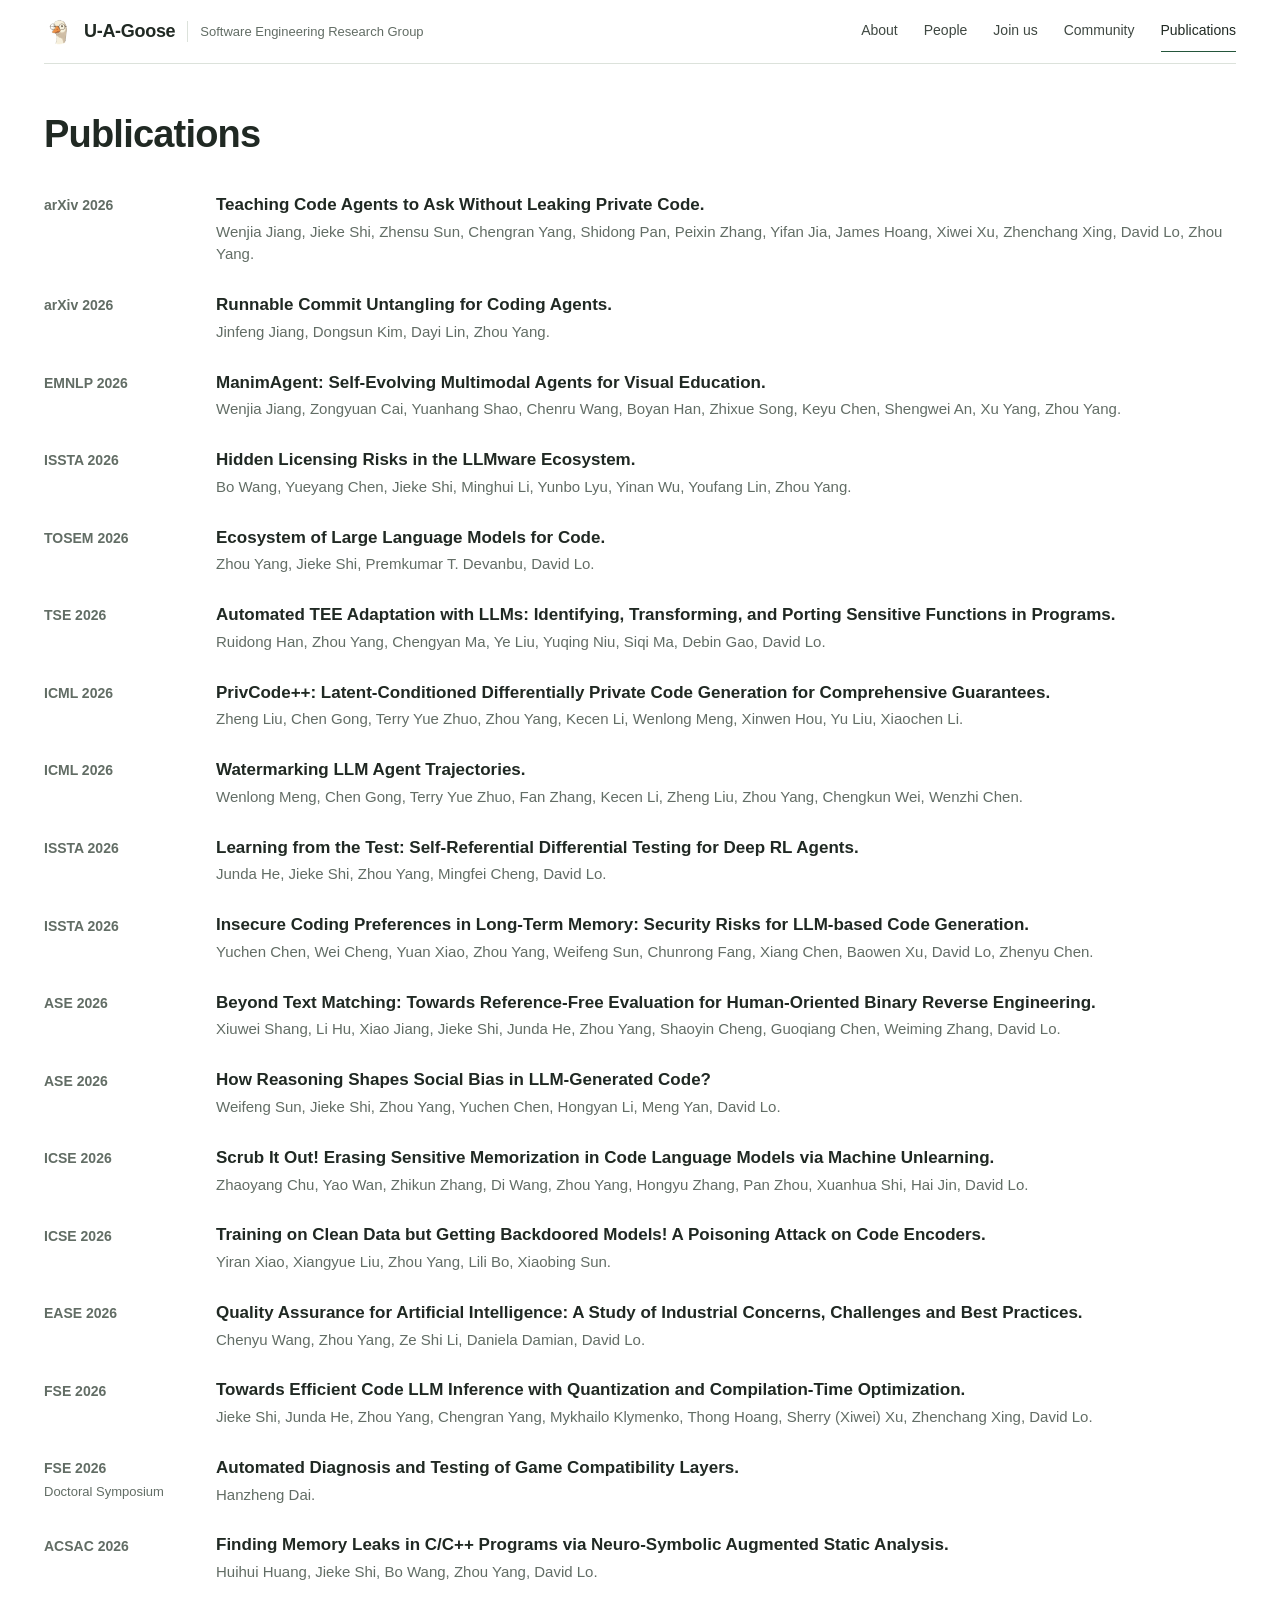
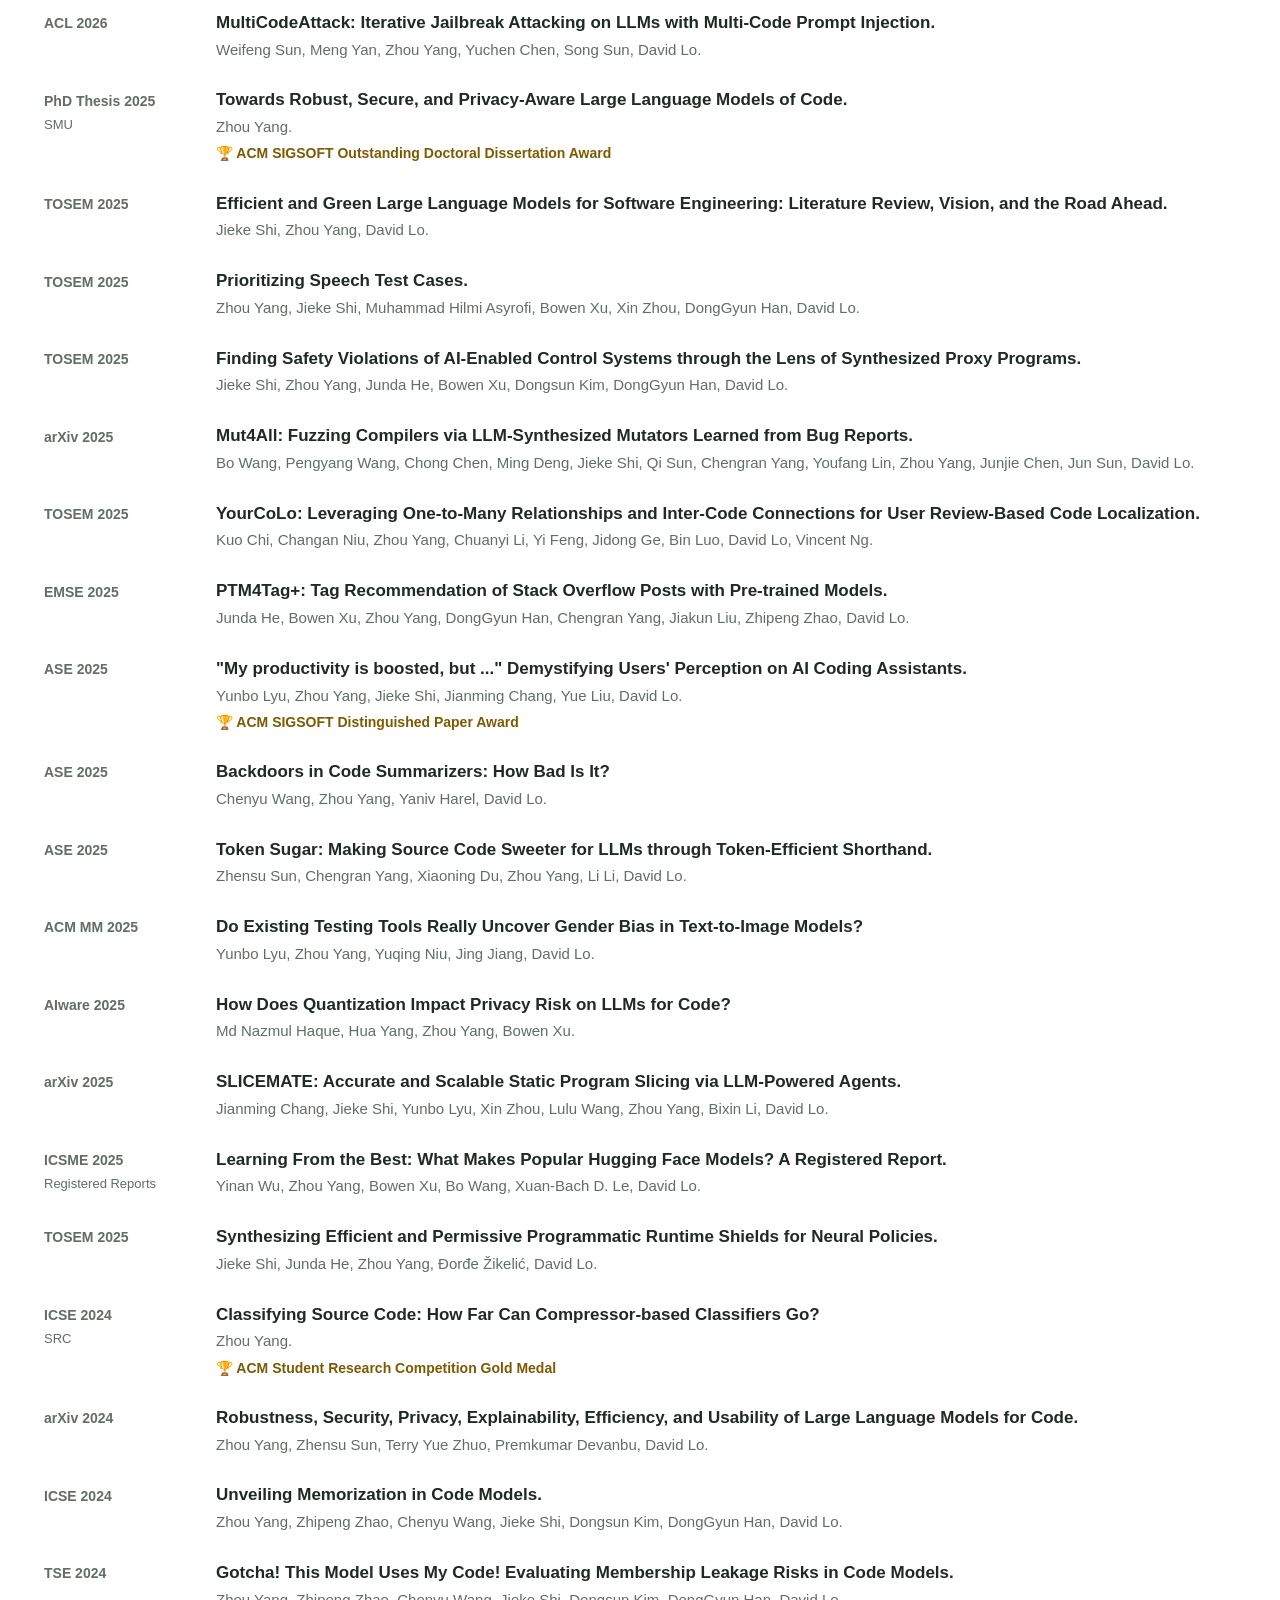
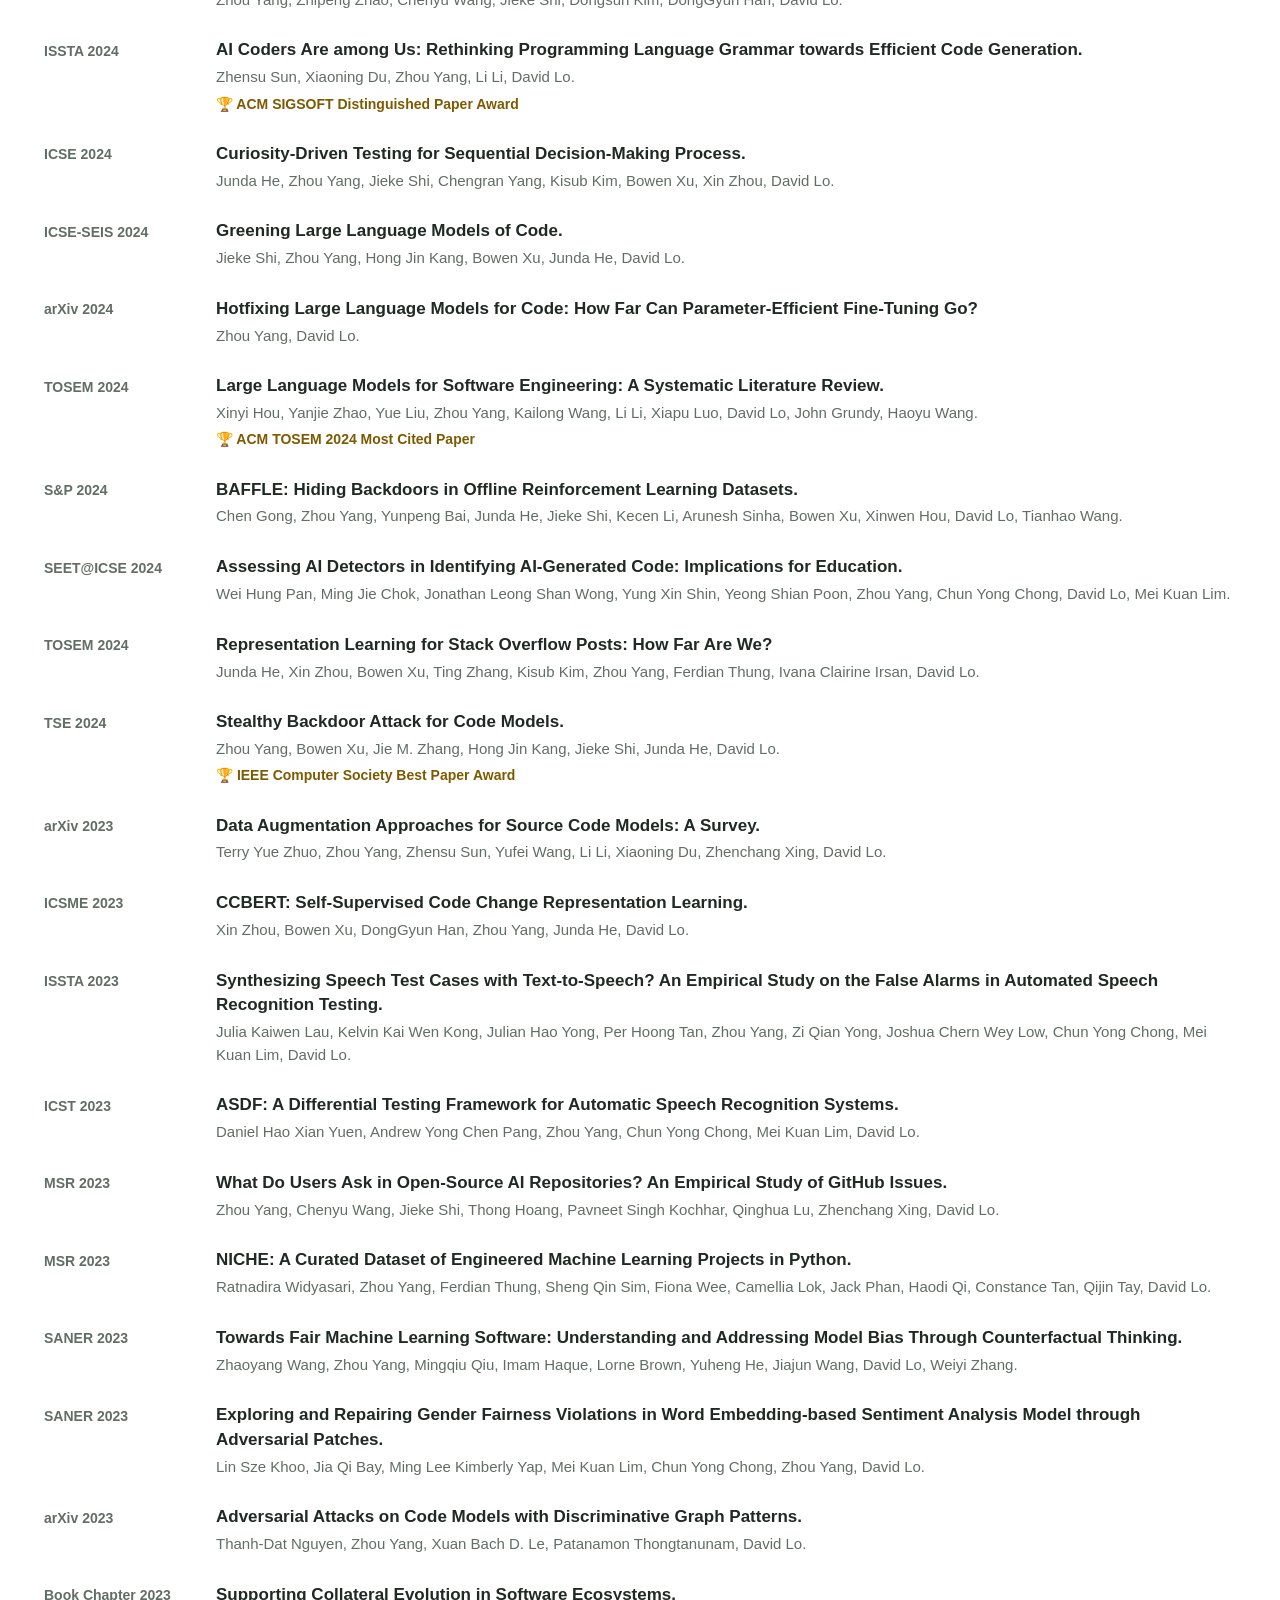
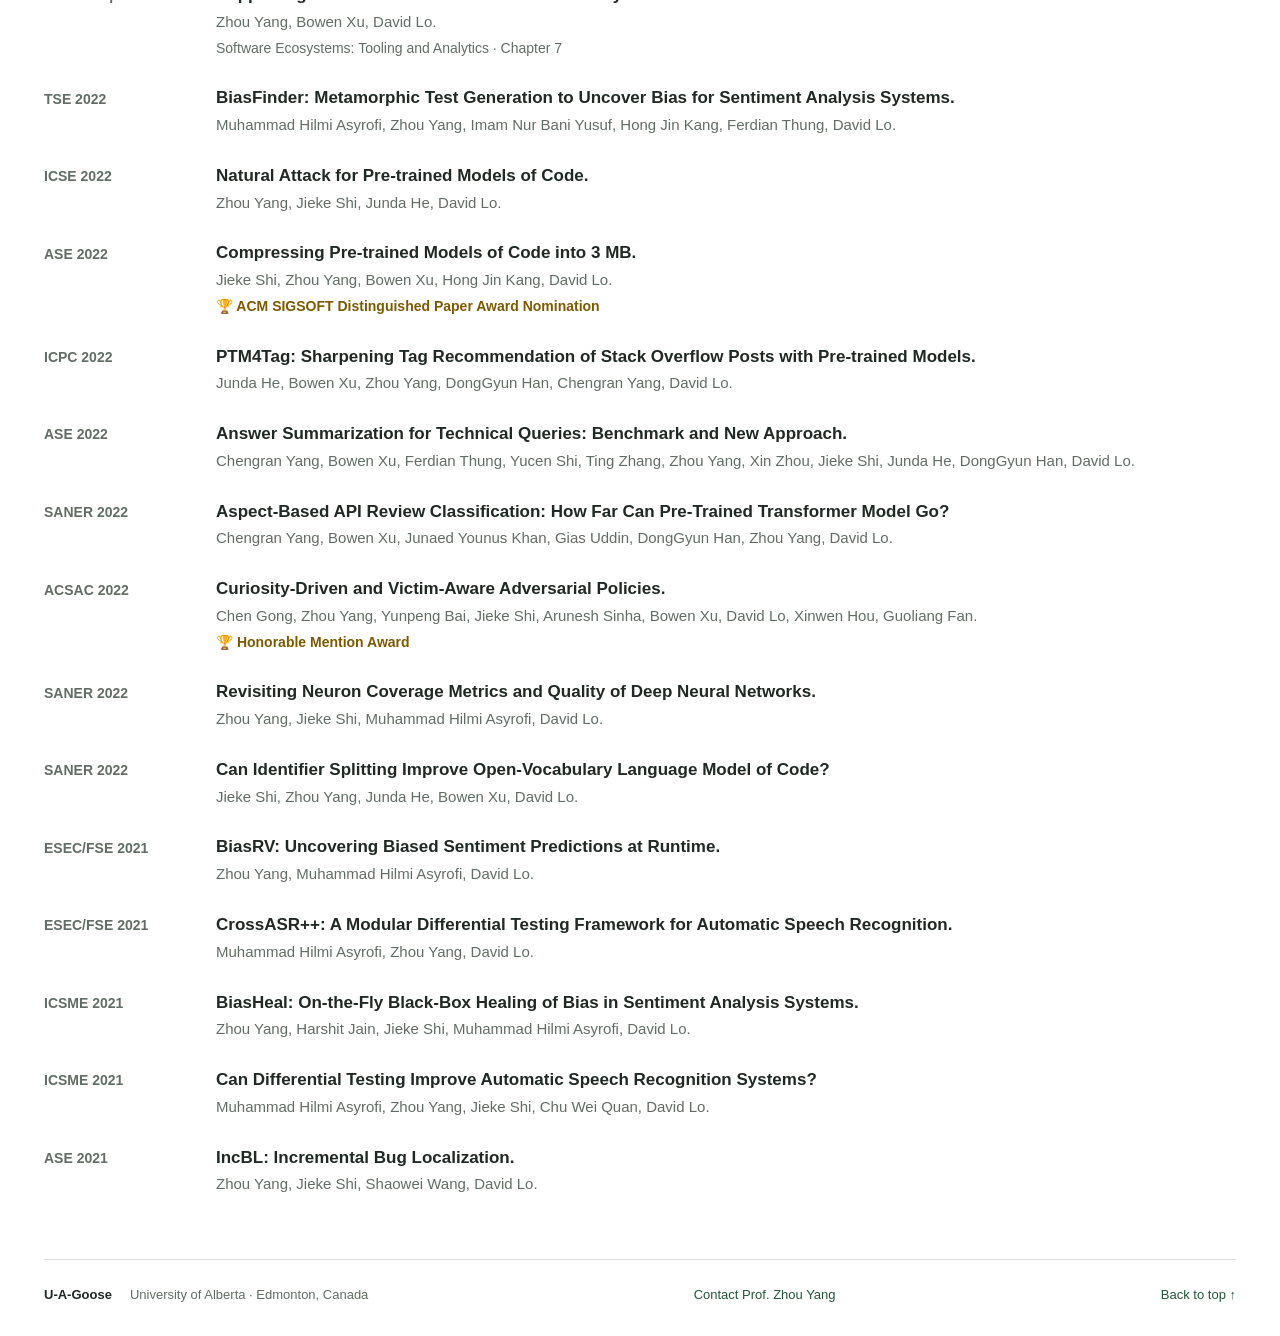
<file: publications.html>
<!DOCTYPE html>
<html lang="en"><head>
<link href="./assets/images/goose_2.png" rel="icon" type="image/png">
<script src="site_libs/clipboard/clipboard.min.js"></script>
<script src="site_libs/quarto-html/tabby.min.js"></script>
<script src="site_libs/quarto-html/popper.min.js"></script>
<script src="site_libs/quarto-html/tippy.umd.min.js"></script>
<link href="site_libs/quarto-html/tippy.css" rel="stylesheet">
<link href="site_libs/quarto-html/light-border.css" rel="stylesheet">
<link href="site_libs/quarto-html/quarto-html-640605f58ae58ee79329c070719e555b.min.css" rel="stylesheet" append-hash="true" data-mode="light">
<link href="site_libs/quarto-html/quarto-syntax-highlighting-63b5708e65d6cd79cd7618c58d0c21e7.css" rel="stylesheet" id="quarto-text-highlighting-styles"><meta charset="utf-8">
  <meta name="viewport" content="width=device-width, initial-scale=1">
  <title>Publications</title>
  <link rel="stylesheet" href="assets/site.css?v=20261117-news-scroll">
  <script src="assets/site.js" defer=""></script>
</head>
<body>
  <a class="skip-link" href="#main">Skip to content</a>
  <header class="site-header">
    <div class="header-inner wrap">
      <a class="brand" href="index.html#about" data-section="about"><img src="assets/images/goose_mark.png" alt="" width="30" height="30"><strong>U-A-Goose</strong><span>Software Engineering Research Group</span></a>
      <nav aria-label="Main navigation">
        <a href="index.html#about" data-section="about">About</a>
        <a href="index.html#people" data-section="people">People</a>
        <a href="index.html#join" data-section="join">Join us</a>
        <a href="index.html#community" data-section="community">Community</a>
        <a class="publications-link" href="publications.html">Publications</a>
      </nav>
    </div>
  </header>
  <main id="main" class="wrap" tabindex="-1"><header id="title-block-header" class="quarto-title-block"></header>
    <h1>Publications</h1>
<section class="pub-shell">
<div class="pub-list">

  <article class="pub-entry" data-citation="arXiv preprint arXiv:2610.24824, 2026.">
    <p class="pub-venue">
      <span class="pub-label">arXiv 2026</span>
    </p>
    <div class="pub-content">
      <p class="pub-title"><b>Teaching Code Agents to Ask Without Leaking Private Code.</b></p>
      <p class="pub-authors">Wenjia Jiang, Jieke Shi, Zhensu Sun, Chengran Yang, Shidong Pan, Peixin Zhang, Yifan Jia, James Hoang, Xiwei Xu, Zhenchang Xing, David Lo, Zhou Yang.</p>
    </div>
  </article>

  <article class="pub-entry" data-citation="arXiv preprint, 2026.">
    <p class="pub-venue">
      <span class="pub-label">arXiv 2026</span>
    </p>
    <div class="pub-content">
      <p class="pub-title"><b>Runnable Commit Untangling for Coding Agents.</b></p>
      <p class="pub-authors">Jinfeng Jiang, Dongsun Kim, Dayi Lin, Zhou Yang.</p>
    </div>
  </article>

  <article class="pub-entry" data-citation="Conference on Empirical Methods in Natural Language Processing (EMNLP) Main Conference, 2026.">
    <p class="pub-venue">
      <span class="pub-label">EMNLP 2026</span>
    </p>
    <div class="pub-content">
      <p class="pub-title"><b>ManimAgent: Self-Evolving Multimodal Agents for Visual Education.</b></p>
      <p class="pub-authors">Wenjia Jiang, Zongyuan Cai, Yuanhang Shao, Chenru Wang, Boyan Han, Zhixue Song, Keyu Chen, Shengwei An, Xu Yang, Zhou Yang.</p>
    </div>
  </article>

  <article class="pub-entry" data-citation="International Symposium on Software Testing and Analysis (ISSTA) 2026.">
    <p class="pub-venue">
      <span class="pub-label">ISSTA 2026</span>
    </p>
    <div class="pub-content">
      <p class="pub-title"><b>Hidden Licensing Risks in the LLMware Ecosystem.</b></p>
      <p class="pub-authors">Bo Wang, Yueyang Chen, Jieke Shi, Minghui Li, Yunbo Lyu, Yinan Wu, Youfang Lin, Zhou Yang.</p>
    </div>
  </article>

  <article class="pub-entry" data-citation="ACM Transactions on Software Engineering and Methodology (TOSEM), 35(1), 2026.">
    <p class="pub-venue">
      <span class="pub-label">TOSEM 2026</span>
    </p>
    <div class="pub-content">
      <p class="pub-title"><b>Ecosystem of Large Language Models for Code.</b></p>
      <p class="pub-authors">Zhou Yang, Jieke Shi, Premkumar T. Devanbu, David Lo.</p>
    </div>
  </article>

  <article class="pub-entry" data-citation="IEEE Transactions on Software Engineering (TSE), 2026.">
    <p class="pub-venue">
      <span class="pub-label">TSE 2026</span>
    </p>
    <div class="pub-content">
      <p class="pub-title"><b>Automated TEE Adaptation with LLMs: Identifying, Transforming, and Porting Sensitive Functions in Programs.</b></p>
      <p class="pub-authors">Ruidong Han, Zhou Yang, Chengyan Ma, Ye Liu, Yuqing Niu, Siqi Ma, Debin Gao, David Lo.</p>
    </div>
  </article>

  <article class="pub-entry" data-citation="International Conference on Machine Learning (ICML) 2026.">
    <p class="pub-venue">
      <span class="pub-label">ICML 2026</span>
    </p>
    <div class="pub-content">
      <p class="pub-title"><b>PrivCode++: Latent-Conditioned Differentially Private Code Generation for Comprehensive Guarantees.</b></p>
      <p class="pub-authors">Zheng Liu, Chen Gong, Terry Yue Zhuo, Zhou Yang, Kecen Li, Wenlong Meng, Xinwen Hou, Yu Liu, Xiaochen Li.</p>
    </div>
  </article>

  <article class="pub-entry" data-citation="International Conference on Machine Learning (ICML) 2026.">
    <p class="pub-venue">
      <span class="pub-label">ICML 2026</span>
    </p>
    <div class="pub-content">
      <p class="pub-title"><b>Watermarking LLM Agent Trajectories.</b></p>
      <p class="pub-authors">Wenlong Meng, Chen Gong, Terry Yue Zhuo, Fan Zhang, Kecen Li, Zheng Liu, Zhou Yang, Chengkun Wei, Wenzhi Chen.</p>
    </div>
  </article>

  <article class="pub-entry" data-citation="International Symposium on Software Testing and Analysis (ISSTA) 2026.">
    <p class="pub-venue">
      <span class="pub-label">ISSTA 2026</span>
    </p>
    <div class="pub-content">
      <p class="pub-title"><b>Learning from the Test: Self-Referential Differential Testing for Deep RL Agents.</b></p>
      <p class="pub-authors">Junda He, Jieke Shi, Zhou Yang, Mingfei Cheng, David Lo.</p>
    </div>
  </article>

  <article class="pub-entry" data-citation="International Symposium on Software Testing and Analysis (ISSTA) 2026.">
    <p class="pub-venue">
      <span class="pub-label">ISSTA 2026</span>
    </p>
    <div class="pub-content">
      <p class="pub-title"><b>Insecure Coding Preferences in Long-Term Memory: Security Risks for LLM-based Code Generation.</b></p>
      <p class="pub-authors">Yuchen Chen, Wei Cheng, Yuan Xiao, Zhou Yang, Weifeng Sun, Chunrong Fang, Xiang Chen, Baowen Xu, David Lo, Zhenyu Chen.</p>
    </div>
  </article>

  <article class="pub-entry" data-citation="International Conference on Automated Software Engineering (ASE) 2026.">
    <p class="pub-venue">
      <span class="pub-label">ASE 2026</span>
    </p>
    <div class="pub-content">
      <p class="pub-title"><b>Beyond Text Matching: Towards Reference-Free Evaluation for Human-Oriented Binary Reverse Engineering.</b></p>
      <p class="pub-authors">Xiuwei Shang, Li Hu, Xiao Jiang, Jieke Shi, Junda He, Zhou Yang, Shaoyin Cheng, Guoqiang Chen, Weiming Zhang, David Lo.</p>
    </div>
  </article>

  <article class="pub-entry" data-citation="International Conference on Automated Software Engineering (ASE) 2026.">
    <p class="pub-venue">
      <span class="pub-label">ASE 2026</span>
    </p>
    <div class="pub-content">
      <p class="pub-title"><b>How Reasoning Shapes Social Bias in LLM-Generated Code?</b></p>
      <p class="pub-authors">Weifeng Sun, Jieke Shi, Zhou Yang, Yuchen Chen, Hongyan Li, Meng Yan, David Lo.</p>
    </div>
  </article>

  <article class="pub-entry" data-citation="International Conference on Software Engineering (ICSE) 2026.">
    <p class="pub-venue">
      <span class="pub-label">ICSE 2026</span>
    </p>
    <div class="pub-content">
      <p class="pub-title"><b>Scrub It Out! Erasing Sensitive Memorization in Code Language Models via Machine Unlearning.</b></p>
      <p class="pub-authors">Zhaoyang Chu, Yao Wan, Zhikun Zhang, Di Wang, Zhou Yang, Hongyu Zhang, Pan Zhou, Xuanhua Shi, Hai Jin, David Lo.</p>
    </div>
  </article>

  <article class="pub-entry" data-citation="International Conference on Software Engineering (ICSE) 2026.">
    <p class="pub-venue">
      <span class="pub-label">ICSE 2026</span>
    </p>
    <div class="pub-content">
      <p class="pub-title"><b>Training on Clean Data but Getting Backdoored Models! A Poisoning Attack on Code Encoders.</b></p>
      <p class="pub-authors">Yiran Xiao, Xiangyue Liu, Zhou Yang, Lili Bo, Xiaobing Sun.</p>
    </div>
  </article>

  <article class="pub-entry" data-citation="International Conference on Evaluation and Assessment in Software Engineering (EASE) 2026.">
    <p class="pub-venue">
      <span class="pub-label">EASE 2026</span>
    </p>
    <div class="pub-content">
      <p class="pub-title"><b>Quality Assurance for Artificial Intelligence: A Study of Industrial Concerns, Challenges and Best Practices.</b></p>
      <p class="pub-authors">Chenyu Wang, Zhou Yang, Ze Shi Li, Daniela Damian, David Lo.</p>
    </div>
  </article>

  <article class="pub-entry" data-citation="ACM International Conference on the Foundations of Software Engineering (FSE) 2026.">
    <p class="pub-venue">
      <span class="pub-label">FSE 2026</span>
    </p>
    <div class="pub-content">
      <p class="pub-title"><b>Towards Efficient Code LLM Inference with Quantization and Compilation-Time Optimization.</b></p>
      <p class="pub-authors">Jieke Shi, Junda He, Zhou Yang, Chengran Yang, Mykhailo Klymenko, Thong Hoang, Sherry (Xiwei) Xu, Zhenchang Xing, David Lo.</p>
    </div>
  </article>

  <article class="pub-entry" data-citation="ACM International Conference on the Foundations of Software Engineering (FSE) 2026 Doctoral Symposium.">
    <p class="pub-venue">
      <span class="pub-label">FSE 2026</span>
      <span class="pub-track">Doctoral Symposium</span>
    </p>
    <div class="pub-content">
      <p class="pub-title"><b>Automated Diagnosis and Testing of Game Compatibility Layers.</b></p>
      <p class="pub-authors">Hanzheng Dai.</p>
    </div>
  </article>

  <article class="pub-entry" data-citation="Annual Computer Security Applications Conference (ACSAC) 2026.">
    <p class="pub-venue">
      <span class="pub-label">ACSAC 2026</span>
    </p>
    <div class="pub-content">
      <p class="pub-title"><b>Finding Memory Leaks in C/C++ Programs via Neuro-Symbolic Augmented Static Analysis.</b></p>
      <p class="pub-authors">Huihui Huang, Jieke Shi, Bo Wang, Zhou Yang, David Lo.</p>
    </div>
  </article>

  <article class="pub-entry" data-citation="Annual Meeting of the Association for Computational Linguistics (ACL) 2026.">
    <p class="pub-venue">
      <span class="pub-label">ACL 2026</span>
    </p>
    <div class="pub-content">
      <p class="pub-title"><b>MultiCodeAttack: Iterative Jailbreak Attacking on LLMs with Multi-Code Prompt Injection.</b></p>
      <p class="pub-authors">Weifeng Sun, Meng Yan, Zhou Yang, Yuchen Chen, Song Sun, David Lo.</p>
    </div>
  </article>

  <article class="pub-entry" data-citation="Singapore Management University, 2025.">
    <p class="pub-venue">
      <span class="pub-label">PhD Thesis 2025</span>
      <span class="pub-track">SMU</span>
    </p>
    <div class="pub-content">
      <p class="pub-title"><b>Towards Robust, Secure, and Privacy-Aware Large Language Models of Code.</b></p>
      <p class="pub-authors">Zhou Yang.</p>
      <p class="pub-award">🏆 ACM SIGSOFT Outstanding Doctoral Dissertation Award</p>
    </div>
  </article>

  <article class="pub-entry" data-citation="ACM Transactions on Software Engineering and Methodology (TOSEM), 34(5), 2025.">
    <p class="pub-venue">
      <span class="pub-label">TOSEM 2025</span>
    </p>
    <div class="pub-content">
      <p class="pub-title"><b>Efficient and Green Large Language Models for Software Engineering: Literature Review, Vision, and the Road Ahead.</b></p>
      <p class="pub-authors">Jieke Shi, Zhou Yang, David Lo.</p>
    </div>
  </article>

  <article class="pub-entry" data-citation="ACM Transactions on Software Engineering and Methodology (TOSEM), 34(4), 2025.">
    <p class="pub-venue">
      <span class="pub-label">TOSEM 2025</span>
    </p>
    <div class="pub-content">
      <p class="pub-title"><b>Prioritizing Speech Test Cases.</b></p>
      <p class="pub-authors">Zhou Yang, Jieke Shi, Muhammad Hilmi Asyrofi, Bowen Xu, Xin Zhou, DongGyun Han, David Lo.</p>
    </div>
  </article>

  <article class="pub-entry" data-citation="ACM Transactions on Software Engineering and Methodology (TOSEM), 34(7), 2025.">
    <p class="pub-venue">
      <span class="pub-label">TOSEM 2025</span>
    </p>
    <div class="pub-content">
      <p class="pub-title"><b>Finding Safety Violations of AI-Enabled Control Systems through the Lens of Synthesized Proxy Programs.</b></p>
      <p class="pub-authors">Jieke Shi, Zhou Yang, Junda He, Bowen Xu, Dongsun Kim, DongGyun Han, David Lo.</p>
    </div>
  </article>

  <article class="pub-entry" data-citation="arXiv preprint, 2025.">
    <p class="pub-venue">
      <span class="pub-label">arXiv 2025</span>
    </p>
    <div class="pub-content">
      <p class="pub-title"><b>Mut4All: Fuzzing Compilers via LLM-Synthesized Mutators Learned from Bug Reports.</b></p>
      <p class="pub-authors">Bo Wang, Pengyang Wang, Chong Chen, Ming Deng, Jieke Shi, Qi Sun, Chengran Yang, Youfang Lin, Zhou Yang, Junjie Chen, Jun Sun, David Lo.</p>
    </div>
  </article>

  <article class="pub-entry" data-citation="ACM Transactions on Software Engineering and Methodology (TOSEM), 2025.">
    <p class="pub-venue">
      <span class="pub-label">TOSEM 2025</span>
    </p>
    <div class="pub-content">
      <p class="pub-title"><b>YourCoLo: Leveraging One-to-Many Relationships and Inter-Code Connections for User Review-Based Code Localization.</b></p>
      <p class="pub-authors">Kuo Chi, Changan Niu, Zhou Yang, Chuanyi Li, Yi Feng, Jidong Ge, Bin Luo, David Lo, Vincent Ng.</p>
    </div>
  </article>

  <article class="pub-entry" data-citation="Empirical Software Engineering (EMSE), 30(1), 2025.">
    <p class="pub-venue">
      <span class="pub-label">EMSE 2025</span>
    </p>
    <div class="pub-content">
      <p class="pub-title"><b>PTM4Tag+: Tag Recommendation of Stack Overflow Posts with Pre-trained Models.</b></p>
      <p class="pub-authors">Junda He, Bowen Xu, Zhou Yang, DongGyun Han, Chengran Yang, Jiakun Liu, Zhipeng Zhao, David Lo.</p>
    </div>
  </article>

  <article class="pub-entry" data-citation="International Conference on Automated Software Engineering (ASE) 2025.">
    <p class="pub-venue">
      <span class="pub-label">ASE 2025</span>
    </p>
    <div class="pub-content">
      <p class="pub-title"><b>"My productivity is boosted, but ..." Demystifying Users' Perception on AI Coding Assistants.</b></p>
      <p class="pub-authors">Yunbo Lyu, Zhou Yang, Jieke Shi, Jianming Chang, Yue Liu, David Lo.</p>
      <p class="pub-award">🏆 ACM SIGSOFT Distinguished Paper Award</p>
    </div>
  </article>

  <article class="pub-entry" data-citation="International Conference on Automated Software Engineering (ASE) 2025.">
    <p class="pub-venue">
      <span class="pub-label">ASE 2025</span>
    </p>
    <div class="pub-content">
      <p class="pub-title"><b>Backdoors in Code Summarizers: How Bad Is It?</b></p>
      <p class="pub-authors">Chenyu Wang, Zhou Yang, Yaniv Harel, David Lo.</p>
    </div>
  </article>

  <article class="pub-entry" data-citation="International Conference on Automated Software Engineering (ASE) 2025.">
    <p class="pub-venue">
      <span class="pub-label">ASE 2025</span>
    </p>
    <div class="pub-content">
      <p class="pub-title"><b>Token Sugar: Making Source Code Sweeter for LLMs through Token-Efficient Shorthand.</b></p>
      <p class="pub-authors">Zhensu Sun, Chengran Yang, Xiaoning Du, Zhou Yang, Li Li, David Lo.</p>
    </div>
  </article>

  <article class="pub-entry" data-citation="ACM International Conference on Multimedia (ACM MM) 2025.">
    <p class="pub-venue">
      <span class="pub-label">ACM MM 2025</span>
    </p>
    <div class="pub-content">
      <p class="pub-title"><b>Do Existing Testing Tools Really Uncover Gender Bias in Text-to-Image Models?</b></p>
      <p class="pub-authors">Yunbo Lyu, Zhou Yang, Yuqing Niu, Jing Jiang, David Lo.</p>
    </div>
  </article>

  <article class="pub-entry" data-citation="International Conference on AI-powered Software (AIware) 2025.">
    <p class="pub-venue">
      <span class="pub-label">AIware 2025</span>
    </p>
    <div class="pub-content">
      <p class="pub-title"><b>How Does Quantization Impact Privacy Risk on LLMs for Code?</b></p>
      <p class="pub-authors">Md Nazmul Haque, Hua Yang, Zhou Yang, Bowen Xu.</p>
    </div>
  </article>

  <article class="pub-entry" data-citation="arXiv preprint, 2025.">
    <p class="pub-venue">
      <span class="pub-label">arXiv 2025</span>
    </p>
    <div class="pub-content">
      <p class="pub-title"><b>SLICEMATE: Accurate and Scalable Static Program Slicing via LLM-Powered Agents.</b></p>
      <p class="pub-authors">Jianming Chang, Jieke Shi, Yunbo Lyu, Xin Zhou, Lulu Wang, Zhou Yang, Bixin Li, David Lo.</p>
    </div>
  </article>

  <article class="pub-entry" data-citation="International Conference on Software Maintenance and Evolution (ICSME) 2025 Registered Reports.">
    <p class="pub-venue">
      <span class="pub-label">ICSME 2025</span>
      <span class="pub-track">Registered Reports</span>
    </p>
    <div class="pub-content">
      <p class="pub-title"><b>Learning From the Best: What Makes Popular Hugging Face Models? A Registered Report.</b></p>
      <p class="pub-authors">Yinan Wu, Zhou Yang, Bowen Xu, Bo Wang, Xuan-Bach D. Le, David Lo.</p>
    </div>
  </article>

  <article class="pub-entry" data-citation="ACM Transactions on Software Engineering and Methodology (TOSEM), 2025.">
    <p class="pub-venue">
      <span class="pub-label">TOSEM 2025</span>
    </p>
    <div class="pub-content">
      <p class="pub-title"><b>Synthesizing Efficient and Permissive Programmatic Runtime Shields for Neural Policies.</b></p>
      <p class="pub-authors">Jieke Shi, Junda He, Zhou Yang, Đorđe Žikelić, David Lo.</p>
    </div>
  </article>

  <article class="pub-entry" data-citation="International Conference on Software Engineering (ICSE) 2024 SRC.">
    <p class="pub-venue">
      <span class="pub-label">ICSE 2024</span>
      <span class="pub-track">SRC</span>
    </p>
    <div class="pub-content">
      <p class="pub-title"><b>Classifying Source Code: How Far Can Compressor-based Classifiers Go?</b></p>
      <p class="pub-authors">Zhou Yang.</p>
      <p class="pub-award">🏆 ACM Student Research Competition Gold Medal</p>
    </div>
  </article>

  <article class="pub-entry" data-citation="arXiv preprint, 2024.">
    <p class="pub-venue">
      <span class="pub-label">arXiv 2024</span>
    </p>
    <div class="pub-content">
      <p class="pub-title"><b>Robustness, Security, Privacy, Explainability, Efficiency, and Usability of Large Language Models for Code.</b></p>
      <p class="pub-authors">Zhou Yang, Zhensu Sun, Terry Yue Zhuo, Premkumar Devanbu, David Lo.</p>
    </div>
  </article>

  <article class="pub-entry" data-citation="International Conference on Software Engineering (ICSE) 2024.">
    <p class="pub-venue">
      <span class="pub-label">ICSE 2024</span>
    </p>
    <div class="pub-content">
      <p class="pub-title"><b>Unveiling Memorization in Code Models.</b></p>
      <p class="pub-authors">Zhou Yang, Zhipeng Zhao, Chenyu Wang, Jieke Shi, Dongsun Kim, DongGyun Han, David Lo.</p>
    </div>
  </article>

  <article class="pub-entry" data-citation="IEEE Transactions on Software Engineering (TSE), 50(12), 2024.">
    <p class="pub-venue">
      <span class="pub-label">TSE 2024</span>
    </p>
    <div class="pub-content">
      <p class="pub-title"><b>Gotcha! This Model Uses My Code! Evaluating Membership Leakage Risks in Code Models.</b></p>
      <p class="pub-authors">Zhou Yang, Zhipeng Zhao, Chenyu Wang, Jieke Shi, Dongsun Kim, DongGyun Han, David Lo.</p>
    </div>
  </article>

  <article class="pub-entry" data-citation="International Symposium on Software Testing and Analysis (ISSTA) 2024.">
    <p class="pub-venue">
      <span class="pub-label">ISSTA 2024</span>
    </p>
    <div class="pub-content">
      <p class="pub-title"><b>AI Coders Are among Us: Rethinking Programming Language Grammar towards Efficient Code Generation.</b></p>
      <p class="pub-authors">Zhensu Sun, Xiaoning Du, Zhou Yang, Li Li, David Lo.</p>
      <p class="pub-award">🏆 ACM SIGSOFT Distinguished Paper Award</p>
    </div>
  </article>

  <article class="pub-entry" data-citation="International Conference on Software Engineering (ICSE) 2024.">
    <p class="pub-venue">
      <span class="pub-label">ICSE 2024</span>
    </p>
    <div class="pub-content">
      <p class="pub-title"><b>Curiosity-Driven Testing for Sequential Decision-Making Process.</b></p>
      <p class="pub-authors">Junda He, Zhou Yang, Jieke Shi, Chengran Yang, Kisub Kim, Bowen Xu, Xin Zhou, David Lo.</p>
    </div>
  </article>

  <article class="pub-entry" data-citation="International Conference on Software Engineering, Software Engineering in Society (ICSE-SEIS) 2024.">
    <p class="pub-venue">
      <span class="pub-label">ICSE-SEIS 2024</span>
    </p>
    <div class="pub-content">
      <p class="pub-title"><b>Greening Large Language Models of Code.</b></p>
      <p class="pub-authors">Jieke Shi, Zhou Yang, Hong Jin Kang, Bowen Xu, Junda He, David Lo.</p>
    </div>
  </article>

  <article class="pub-entry" data-citation="arXiv preprint, 2024.">
    <p class="pub-venue">
      <span class="pub-label">arXiv 2024</span>
    </p>
    <div class="pub-content">
      <p class="pub-title"><b>Hotfixing Large Language Models for Code: How Far Can Parameter-Efficient Fine-Tuning Go?</b></p>
      <p class="pub-authors">Zhou Yang, David Lo.</p>
    </div>
  </article>

  <article class="pub-entry" data-citation="ACM Transactions on Software Engineering and Methodology (TOSEM), 33(8), 2024.">
    <p class="pub-venue">
      <span class="pub-label">TOSEM 2024</span>
    </p>
    <div class="pub-content">
      <p class="pub-title"><b>Large Language Models for Software Engineering: A Systematic Literature Review.</b></p>
      <p class="pub-authors">Xinyi Hou, Yanjie Zhao, Yue Liu, Zhou Yang, Kailong Wang, Li Li, Xiapu Luo, David Lo, John Grundy, Haoyu Wang.</p>
      <p class="pub-award">🏆 ACM TOSEM 2024 Most Cited Paper</p>
    </div>
  </article>

  <article class="pub-entry" data-citation="IEEE Symposium on Security and Privacy (S&amp;P) 2024.">
    <p class="pub-venue">
      <span class="pub-label">S&amp;P 2024</span>
    </p>
    <div class="pub-content">
      <p class="pub-title"><b>BAFFLE: Hiding Backdoors in Offline Reinforcement Learning Datasets.</b></p>
      <p class="pub-authors">Chen Gong, Zhou Yang, Yunpeng Bai, Junda He, Jieke Shi, Kecen Li, Arunesh Sinha, Bowen Xu, Xinwen Hou, David Lo, Tianhao Wang.</p>
    </div>
  </article>

  <article class="pub-entry" data-citation="Software Engineering Education and Training (SEET@ICSE) 2024.">
    <p class="pub-venue">
      <span class="pub-label">SEET@ICSE 2024</span>
    </p>
    <div class="pub-content">
      <p class="pub-title"><b>Assessing AI Detectors in Identifying AI-Generated Code: Implications for Education.</b></p>
      <p class="pub-authors">Wei Hung Pan, Ming Jie Chok, Jonathan Leong Shan Wong, Yung Xin Shin, Yeong Shian Poon, Zhou Yang, Chun Yong Chong, David Lo, Mei Kuan Lim.</p>
    </div>
  </article>

  <article class="pub-entry" data-citation="ACM Transactions on Software Engineering and Methodology (TOSEM), 33(3), 2024.">
    <p class="pub-venue">
      <span class="pub-label">TOSEM 2024</span>
    </p>
    <div class="pub-content">
      <p class="pub-title"><b>Representation Learning for Stack Overflow Posts: How Far Are We?</b></p>
      <p class="pub-authors">Junda He, Xin Zhou, Bowen Xu, Ting Zhang, Kisub Kim, Zhou Yang, Ferdian Thung, Ivana Clairine Irsan, David Lo.</p>
    </div>
  </article>

  <article class="pub-entry" data-citation="IEEE Transactions on Software Engineering (TSE), 50(4), 2024.">
    <p class="pub-venue">
      <span class="pub-label">TSE 2024</span>
    </p>
    <div class="pub-content">
      <p class="pub-title"><b>Stealthy Backdoor Attack for Code Models.</b></p>
      <p class="pub-authors">Zhou Yang, Bowen Xu, Jie M. Zhang, Hong Jin Kang, Jieke Shi, Junda He, David Lo.</p>
      <p class="pub-award">🏆 IEEE Computer Society Best Paper Award</p>
    </div>
  </article>

  <article class="pub-entry" data-citation="arXiv preprint, 2023.">
    <p class="pub-venue">
      <span class="pub-label">arXiv 2023</span>
    </p>
    <div class="pub-content">
      <p class="pub-title"><b>Data Augmentation Approaches for Source Code Models: A Survey.</b></p>
      <p class="pub-authors">Terry Yue Zhuo, Zhou Yang, Zhensu Sun, Yufei Wang, Li Li, Xiaoning Du, Zhenchang Xing, David Lo.</p>
    </div>
  </article>

  <article class="pub-entry" data-citation="International Conference on Software Maintenance and Evolution (ICSME) 2023.">
    <p class="pub-venue">
      <span class="pub-label">ICSME 2023</span>
    </p>
    <div class="pub-content">
      <p class="pub-title"><b>CCBERT: Self-Supervised Code Change Representation Learning.</b></p>
      <p class="pub-authors">Xin Zhou, Bowen Xu, DongGyun Han, Zhou Yang, Junda He, David Lo.</p>
    </div>
  </article>

  <article class="pub-entry" data-citation="International Symposium on Software Testing and Analysis (ISSTA) 2023.">
    <p class="pub-venue">
      <span class="pub-label">ISSTA 2023</span>
    </p>
    <div class="pub-content">
      <p class="pub-title"><b>Synthesizing Speech Test Cases with Text-to-Speech? An Empirical Study on the False Alarms in Automated Speech Recognition Testing.</b></p>
      <p class="pub-authors">Julia Kaiwen Lau, Kelvin Kai Wen Kong, Julian Hao Yong, Per Hoong Tan, Zhou Yang, Zi Qian Yong, Joshua Chern Wey Low, Chun Yong Chong, Mei Kuan Lim, David Lo.</p>
    </div>
  </article>

  <article class="pub-entry" data-citation="IEEE International Conference on Software Testing, Verification and Validation (ICST) 2023.">
    <p class="pub-venue">
      <span class="pub-label">ICST 2023</span>
    </p>
    <div class="pub-content">
      <p class="pub-title"><b>ASDF: A Differential Testing Framework for Automatic Speech Recognition Systems.</b></p>
      <p class="pub-authors">Daniel Hao Xian Yuen, Andrew Yong Chen Pang, Zhou Yang, Chun Yong Chong, Mei Kuan Lim, David Lo.</p>
    </div>
  </article>

  <article class="pub-entry" data-citation="International Conference on Mining Software Repositories (MSR) 2023.">
    <p class="pub-venue">
      <span class="pub-label">MSR 2023</span>
    </p>
    <div class="pub-content">
      <p class="pub-title"><b>What Do Users Ask in Open-Source AI Repositories? An Empirical Study of GitHub Issues.</b></p>
      <p class="pub-authors">Zhou Yang, Chenyu Wang, Jieke Shi, Thong Hoang, Pavneet Singh Kochhar, Qinghua Lu, Zhenchang Xing, David Lo.</p>
    </div>
  </article>

  <article class="pub-entry" data-citation="International Conference on Mining Software Repositories (MSR) 2023.">
    <p class="pub-venue">
      <span class="pub-label">MSR 2023</span>
    </p>
    <div class="pub-content">
      <p class="pub-title"><b>NICHE: A Curated Dataset of Engineered Machine Learning Projects in Python.</b></p>
      <p class="pub-authors">Ratnadira Widyasari, Zhou Yang, Ferdian Thung, Sheng Qin Sim, Fiona Wee, Camellia Lok, Jack Phan, Haodi Qi, Constance Tan, Qijin Tay, David Lo.</p>
    </div>
  </article>

  <article class="pub-entry" data-citation="International Conference on Software Analysis, Evolution and Reengineering (SANER) 2023.">
    <p class="pub-venue">
      <span class="pub-label">SANER 2023</span>
    </p>
    <div class="pub-content">
      <p class="pub-title"><b>Towards Fair Machine Learning Software: Understanding and Addressing Model Bias Through Counterfactual Thinking.</b></p>
      <p class="pub-authors">Zhaoyang Wang, Zhou Yang, Mingqiu Qiu, Imam Haque, Lorne Brown, Yuheng He, Jiajun Wang, David Lo, Weiyi Zhang.</p>
    </div>
  </article>

  <article class="pub-entry" data-citation="International Conference on Software Analysis, Evolution and Reengineering (SANER) 2023.">
    <p class="pub-venue">
      <span class="pub-label">SANER 2023</span>
    </p>
    <div class="pub-content">
      <p class="pub-title"><b>Exploring and Repairing Gender Fairness Violations in Word Embedding-based Sentiment Analysis Model through Adversarial Patches.</b></p>
      <p class="pub-authors">Lin Sze Khoo, Jia Qi Bay, Ming Lee Kimberly Yap, Mei Kuan Lim, Chun Yong Chong, Zhou Yang, David Lo.</p>
    </div>
  </article>

  <article class="pub-entry" data-citation="arXiv preprint, 2023.">
    <p class="pub-venue">
      <span class="pub-label">arXiv 2023</span>
    </p>
    <div class="pub-content">
      <p class="pub-title"><b>Adversarial Attacks on Code Models with Discriminative Graph Patterns.</b></p>
      <p class="pub-authors">Thanh-Dat Nguyen, Zhou Yang, Xuan Bach D. Le, Patanamon Thongtanunam, David Lo.</p>
    </div>
  </article>

  <article class="pub-entry" data-citation="Software Ecosystems: Tooling and Analytics, Chapter 7, 2023.">
    <p class="pub-venue">
      <span class="pub-label">Book Chapter 2023</span>
    </p>
    <div class="pub-content">
      <p class="pub-title"><b>Supporting Collateral Evolution in Software Ecosystems.</b></p>
      <p class="pub-authors">Zhou Yang, Bowen Xu, David Lo.</p>
      <p class="pub-note">Software Ecosystems: Tooling and Analytics · Chapter 7</p>
    </div>
  </article>

  <article class="pub-entry" data-citation="IEEE Transactions on Software Engineering (TSE), 48(12), 2022.">
    <p class="pub-venue">
      <span class="pub-label">TSE 2022</span>
    </p>
    <div class="pub-content">
      <p class="pub-title"><b>BiasFinder: Metamorphic Test Generation to Uncover Bias for Sentiment Analysis Systems.</b></p>
      <p class="pub-authors">Muhammad Hilmi Asyrofi, Zhou Yang, Imam Nur Bani Yusuf, Hong Jin Kang, Ferdian Thung, David Lo.</p>
    </div>
  </article>

  <article class="pub-entry" data-citation="International Conference on Software Engineering (ICSE) 2022.">
    <p class="pub-venue">
      <span class="pub-label">ICSE 2022</span>
    </p>
    <div class="pub-content">
      <p class="pub-title"><b>Natural Attack for Pre-trained Models of Code.</b></p>
      <p class="pub-authors">Zhou Yang, Jieke Shi, Junda He, David Lo.</p>
    </div>
  </article>

  <article class="pub-entry" data-citation="International Conference on Automated Software Engineering (ASE) 2022.">
    <p class="pub-venue">
      <span class="pub-label">ASE 2022</span>
    </p>
    <div class="pub-content">
      <p class="pub-title"><b>Compressing Pre-trained Models of Code into 3 MB.</b></p>
      <p class="pub-authors">Jieke Shi, Zhou Yang, Bowen Xu, Hong Jin Kang, David Lo.</p>
      <p class="pub-award">🏆 ACM SIGSOFT Distinguished Paper Award Nomination</p>
    </div>
  </article>

  <article class="pub-entry" data-citation="International Conference on Program Comprehension (ICPC) 2022.">
    <p class="pub-venue">
      <span class="pub-label">ICPC 2022</span>
    </p>
    <div class="pub-content">
      <p class="pub-title"><b>PTM4Tag: Sharpening Tag Recommendation of Stack Overflow Posts with Pre-trained Models.</b></p>
      <p class="pub-authors">Junda He, Bowen Xu, Zhou Yang, DongGyun Han, Chengran Yang, David Lo.</p>
    </div>
  </article>

  <article class="pub-entry" data-citation="International Conference on Automated Software Engineering (ASE) 2022.">
    <p class="pub-venue">
      <span class="pub-label">ASE 2022</span>
    </p>
    <div class="pub-content">
      <p class="pub-title"><b>Answer Summarization for Technical Queries: Benchmark and New Approach.</b></p>
      <p class="pub-authors">Chengran Yang, Bowen Xu, Ferdian Thung, Yucen Shi, Ting Zhang, Zhou Yang, Xin Zhou, Jieke Shi, Junda He, DongGyun Han, David Lo.</p>
    </div>
  </article>

  <article class="pub-entry" data-citation="International Conference on Software Analysis, Evolution and Reengineering (SANER) 2022.">
    <p class="pub-venue">
      <span class="pub-label">SANER 2022</span>
    </p>
    <div class="pub-content">
      <p class="pub-title"><b>Aspect-Based API Review Classification: How Far Can Pre-Trained Transformer Model Go?</b></p>
      <p class="pub-authors">Chengran Yang, Bowen Xu, Junaed Younus Khan, Gias Uddin, DongGyun Han, Zhou Yang, David Lo.</p>
    </div>
  </article>

  <article class="pub-entry" data-citation="Annual Computer Security Applications Conference (ACSAC) 2022.">
    <p class="pub-venue">
      <span class="pub-label">ACSAC 2022</span>
    </p>
    <div class="pub-content">
      <p class="pub-title"><b>Curiosity-Driven and Victim-Aware Adversarial Policies.</b></p>
      <p class="pub-authors">Chen Gong, Zhou Yang, Yunpeng Bai, Jieke Shi, Arunesh Sinha, Bowen Xu, David Lo, Xinwen Hou, Guoliang Fan.</p>
      <p class="pub-award">🏆 Honorable Mention Award</p>
    </div>
  </article>

  <article class="pub-entry" data-citation="International Conference on Software Analysis, Evolution and Reengineering (SANER) 2022.">
    <p class="pub-venue">
      <span class="pub-label">SANER 2022</span>
    </p>
    <div class="pub-content">
      <p class="pub-title"><b>Revisiting Neuron Coverage Metrics and Quality of Deep Neural Networks.</b></p>
      <p class="pub-authors">Zhou Yang, Jieke Shi, Muhammad Hilmi Asyrofi, David Lo.</p>
    </div>
  </article>

  <article class="pub-entry" data-citation="International Conference on Software Analysis, Evolution and Reengineering (SANER) 2022.">
    <p class="pub-venue">
      <span class="pub-label">SANER 2022</span>
    </p>
    <div class="pub-content">
      <p class="pub-title"><b>Can Identifier Splitting Improve Open-Vocabulary Language Model of Code?</b></p>
      <p class="pub-authors">Jieke Shi, Zhou Yang, Junda He, Bowen Xu, David Lo.</p>
    </div>
  </article>

  <article class="pub-entry" data-citation="Joint European Software Engineering Conference and Symposium on the Foundations of Software Engineering (ESEC/FSE) 2021.">
    <p class="pub-venue">
      <span class="pub-label">ESEC/FSE 2021</span>
    </p>
    <div class="pub-content">
      <p class="pub-title"><b>BiasRV: Uncovering Biased Sentiment Predictions at Runtime.</b></p>
      <p class="pub-authors">Zhou Yang, Muhammad Hilmi Asyrofi, David Lo.</p>
    </div>
  </article>

  <article class="pub-entry" data-citation="Joint European Software Engineering Conference and Symposium on the Foundations of Software Engineering (ESEC/FSE) 2021.">
    <p class="pub-venue">
      <span class="pub-label">ESEC/FSE 2021</span>
    </p>
    <div class="pub-content">
      <p class="pub-title"><b>CrossASR++: A Modular Differential Testing Framework for Automatic Speech Recognition.</b></p>
      <p class="pub-authors">Muhammad Hilmi Asyrofi, Zhou Yang, David Lo.</p>
    </div>
  </article>

  <article class="pub-entry" data-citation="International Conference on Software Maintenance and Evolution (ICSME) 2021.">
    <p class="pub-venue">
      <span class="pub-label">ICSME 2021</span>
    </p>
    <div class="pub-content">
      <p class="pub-title"><b>BiasHeal: On-the-Fly Black-Box Healing of Bias in Sentiment Analysis Systems.</b></p>
      <p class="pub-authors">Zhou Yang, Harshit Jain, Jieke Shi, Muhammad Hilmi Asyrofi, David Lo.</p>
    </div>
  </article>

  <article class="pub-entry" data-citation="International Conference on Software Maintenance and Evolution (ICSME) 2021.">
    <p class="pub-venue">
      <span class="pub-label">ICSME 2021</span>
    </p>
    <div class="pub-content">
      <p class="pub-title"><b>Can Differential Testing Improve Automatic Speech Recognition Systems?</b></p>
      <p class="pub-authors">Muhammad Hilmi Asyrofi, Zhou Yang, Jieke Shi, Chu Wei Quan, David Lo.</p>
    </div>
  </article>

  <article class="pub-entry" data-citation="International Conference on Automated Software Engineering (ASE) 2021.">
    <p class="pub-venue">
      <span class="pub-label">ASE 2021</span>
    </p>
    <div class="pub-content">
      <p class="pub-title"><b>IncBL: Incremental Bug Localization.</b></p>
      <p class="pub-authors">Zhou Yang, Jieke Shi, Shaowei Wang, David Lo.</p>
    </div>
  </article>

</div>
</section>

  </main>
  <footer class="wrap"><div><strong>U-A-Goose</strong><span>University of Alberta · Edmonton, Canada</span></div><a href="mailto:zhou.yang@ualberta.ca">Contact Prof. Zhou Yang</a><a href="index.html#about" data-section="about">Back to top ↑</a></footer>
<script id="quarto-html-after-body" type="application/javascript">
  window.document.addEventListener("DOMContentLoaded", function (event) {
    const tabsets =  window.document.querySelectorAll(".panel-tabset-tabby")
    tabsets.forEach(function(tabset) {
      const tabby = new Tabby('#' + tabset.id);
    });
    const isCodeAnnotation = (el) => {
      for (const clz of el.classList) {
        if (clz.startsWith('code-annotation-')) {                     
          return true;
        }
      }
      return false;
    }
    const onCopySuccess = function(e) {
      // button target
      const button = e.trigger;
      // don't keep focus
      button.blur();
      // flash "checked"
      button.classList.add('code-copy-button-checked');
      var currentTitle = button.getAttribute("title");
      button.setAttribute("title", "Copied!");
      let tooltip;
      if (window.bootstrap) {
        button.setAttribute("data-bs-toggle", "tooltip");
        button.setAttribute("data-bs-placement", "left");
        button.setAttribute("data-bs-title", "Copied!");
        tooltip = new bootstrap.Tooltip(button, 
          { trigger: "manual", 
            customClass: "code-copy-button-tooltip",
            offset: [0, -8]});
        tooltip.show();    
      }
      setTimeout(function() {
        if (tooltip) {
          tooltip.hide();
          button.removeAttribute("data-bs-title");
          button.removeAttribute("data-bs-toggle");
          button.removeAttribute("data-bs-placement");
        }
        button.setAttribute("title", currentTitle);
        button.classList.remove('code-copy-button-checked');
      }, 1000);
      // clear code selection
      e.clearSelection();
    }
    const getTextToCopy = function(trigger) {
      const outerScaffold = trigger.parentElement.cloneNode(true);
      const codeEl = outerScaffold.querySelector('code');
      for (const childEl of codeEl.children) {
        if (isCodeAnnotation(childEl)) {
          childEl.remove();
        }
      }
      return codeEl.innerText;
    }
    const clipboard = new window.ClipboardJS('.code-copy-button:not([data-in-quarto-modal])', {
      text: getTextToCopy
    });
    clipboard.on('success', onCopySuccess);
    if (window.document.getElementById('quarto-embedded-source-code-modal')) {
      const clipboardModal = new window.ClipboardJS('.code-copy-button[data-in-quarto-modal]', {
        text: getTextToCopy,
        container: window.document.getElementById('quarto-embedded-source-code-modal')
      });
      clipboardModal.on('success', onCopySuccess);
    }
      var localhostRegex = new RegExp(/^(?:http|https):\/\/localhost\:?[0-9]*\//);
      var mailtoRegex = new RegExp(/^mailto:/);
        var filterRegex = new RegExp("https:\/\/u-a-goose\.github\.io");
      var isInternal = (href) => {
          return filterRegex.test(href) || localhostRegex.test(href) || mailtoRegex.test(href);
      }
      // Inspect non-navigation links and adorn them if external
      window.quartoDecorateExternalLinks = function (root) {
     var links = (root || window.document).querySelectorAll('a[href]:not(.nav-link):not(.navbar-brand):not(.toc-action):not(.sidebar-link):not(.sidebar-item-toggle):not(.pagination-link):not(.no-external):not([aria-hidden]):not(.dropdown-item):not(.quarto-navigation-tool):not(.about-link)');
      for (var i=0; i<links.length; i++) {
        const link = links[i];
        if (!isInternal(link.href)) {
          // undo the damage that might have been done by quarto-nav.js in the case of
          // links that we want to consider external
          if (link.dataset.originalHref !== undefined) {
            link.href = link.dataset.originalHref;
          }
          if (!link.classList.contains('no-external-icon')) {
          }
        }
      }
      };
      window.quartoDecorateExternalLinks(window.document);
    // Esc closes the popup (WCAG 1.4.13) and focus leaving both trigger and
    // popup closes it (WCAG 2.4.11); tippy handles neither for interactive popups.
    const hideOnEscAndFocusOut = {
      name: 'hideOnEscAndFocusOut',
      defaultValue: true,
      fn(instance) {
        const dismiss = () => {
          // A show scheduled by the trigger delay would otherwise reopen it
          instance.clearDelayTimeouts();
          instance.hide();
        };
        const onKeyDown = (event) => {
          if (event.key !== 'Escape') {
            return;
          }
          // Keep Esc from also reaching page handlers (e.g. reveal.js overview),
          // except an open reveal.js slide menu, which Esc should close too.
          // The menu handles keys only when its keyboard option is on.
          const menuHandlesEsc = window.Reveal?.getPlugin?.('menu')?.isOpen() &&
            window.Reveal.getConfig().menu?.keyboard !== false;
          if (!menuHandlesEsc) {
            event.stopPropagation();
          }
          if (instance.popper.contains(window.document.activeElement)) {
            // Disabled while refocusing so the focus trigger does not reopen it
            instance.disable();
            instance.reference.focus();
            instance.enable();
          }
          dismiss();
        };
        const onFocusOut = (event) => {
          const target = event.relatedTarget;
          if (target && !instance.reference.contains(target) &&
              !instance.popper.contains(target)) {
            dismiss();
          }
        };
        // On the trigger too: a click trigger (code-annotations: select) has no
        // blur handling. Attached for the instance's lifetime so leaving the
        // trigger also cancels a show still pending on the trigger delay.
        instance.reference.addEventListener('focusout', onFocusOut);
        return {
          onShow() {
            window.document.addEventListener('keydown', onKeyDown, true);
            instance.popper.addEventListener('focusout', onFocusOut);
          },
          onHide() {
            window.document.removeEventListener('keydown', onKeyDown, true);
            instance.popper.removeEventListener('focusout', onFocusOut);
          },
          onDestroy() {
            instance.reference.removeEventListener('focusout', onFocusOut);
          },
        };
      },
    };
    function tippyHover(el, contentFn, onTriggerFn, onUntriggerFn) {
      const config = {
        allowHTML: true,
        maxWidth: 500,
        delay: 100,
        arrow: false,
        appendTo: function(el) {
            return el.parentElement;
        },
        interactive: true,
        interactiveBorder: 10,
        theme: 'light-border',
        placement: 'bottom-start',
        plugins: [hideOnEscAndFocusOut],
      };
      if (contentFn) {
        config.content = contentFn;
      }
      if (onTriggerFn) {
        config.onTrigger = onTriggerFn;
      }
      if (onUntriggerFn) {
        config.onUntrigger = onUntriggerFn;
      }
      window.tippy(el, config); 
    }
    const noterefs = window.document.querySelectorAll('a[role="doc-noteref"]');
    for (var i=0; i<noterefs.length; i++) {
      const ref = noterefs[i];
      tippyHover(ref, function() {
        // use id or data attribute instead here
        let href = ref.getAttribute('data-footnote-href') || ref.getAttribute('href');
        try { href = new URL(href).hash; } catch {}
        const id = href.replace(/^#\/?/, "");
        const note = window.document.getElementById(id);
        if (note) {
          return note.innerHTML;
        } else {
          return "";
        }
      });
    }
    const xrefs = window.document.querySelectorAll('a.quarto-xref');
    const processXRef = (id, note) => {
      // Strip column container classes
      const stripColumnClz = (el) => {
        el.classList.remove("page-full", "page-columns");
        if (el.children) {
          for (const child of el.children) {
            stripColumnClz(child);
          }
        }
      }
      stripColumnClz(note)
      if (id === null || id.startsWith('sec-')) {
        // Special case sections, only their first couple elements
        const container = document.createElement("div");
        if (note.children && note.children.length > 2) {
          container.appendChild(note.children[0].cloneNode(true));
          for (let i = 1; i < note.children.length; i++) {
            const child = note.children[i];
            if (child.tagName === "P" && child.innerText === "") {
              continue;
            } else {
              container.appendChild(child.cloneNode(true));
              break;
            }
          }
          if (window.Quarto?.typesetMath) {
            window.Quarto.typesetMath(container);
          }
          return container.innerHTML
        } else {
          if (window.Quarto?.typesetMath) {
            window.Quarto.typesetMath(note);
          }
          return note.innerHTML;
        }
      } else {
        // Remove any anchor links if they are present
        const anchorLink = note.querySelector('a.anchorjs-link');
        if (anchorLink) {
          anchorLink.remove();
        }
        if (window.Quarto?.typesetMath) {
          window.Quarto.typesetMath(note);
        }
        if (note.classList.contains("callout")) {
          return note.outerHTML;
        } else {
          return note.innerHTML;
        }
      }
    }
    for (var i=0; i<xrefs.length; i++) {
      const xref = xrefs[i];
      tippyHover(xref, undefined, function(instance) {
        instance.disable();
        let url = xref.getAttribute('href');
        let hash = undefined; 
        if (url.startsWith('#')) {
          hash = url;
        } else {
          try { hash = new URL(url).hash; } catch {}
        }
        if (hash) {
          const id = hash.replace(/^#\/?/, "");
          const note = window.document.getElementById(id);
          if (note !== null) {
            try {
              const html = processXRef(id, note.cloneNode(true));
              instance.setContent(html);
            } finally {
              instance.enable();
              instance.show();
            }
          } else {
            // See if we can fetch this
            fetch(url.split('#')[0])
            .then(res => res.text())
            .then(html => {
              const parser = new DOMParser();
              const htmlDoc = parser.parseFromString(html, "text/html");
              const note = htmlDoc.getElementById(id);
              if (note !== null) {
                const html = processXRef(id, note);
                instance.setContent(html);
              } 
            }).finally(() => {
              instance.enable();
              instance.show();
            });
          }
        } else {
          // See if we can fetch a full url (with no hash to target)
          // This is a special case and we should probably do some content thinning / targeting
          fetch(url)
          .then(res => res.text())
          .then(html => {
            const parser = new DOMParser();
            const htmlDoc = parser.parseFromString(html, "text/html");
            const note = htmlDoc.querySelector('main.content');
            if (note !== null) {
              // This should only happen for chapter cross references
              // (since there is no id in the URL)
              // remove the first header
              if (note.children.length > 0 && note.children[0].tagName === "HEADER") {
                note.children[0].remove();
              }
              const html = processXRef(null, note);
              instance.setContent(html);
            } 
          }).finally(() => {
            instance.enable();
            instance.show();
          });
        }
      }, function(instance) {
      });
    }
        let selectedAnnoteEl;
        const selectorForAnnotation = ( cell, annotation) => {
          let cellAttr = 'data-code-cell="' + cell + '"';
          let lineAttr = 'data-code-annotation="' +  annotation + '"';
          const selector = 'span[' + cellAttr + '][' + lineAttr + ']';
          return selector;
        }
        const selectCodeLines = (annoteEl) => {
          const doc = window.document;
          const targetCell = annoteEl.getAttribute("data-target-cell");
          const targetAnnotation = annoteEl.getAttribute("data-target-annotation");
          const annoteSpan = window.document.querySelector(selectorForAnnotation(targetCell, targetAnnotation));
          const lines = annoteSpan.getAttribute("data-code-lines").split(",");
          const lineIds = lines.map((line) => {
            return targetCell + "-" + line;
          })
          // Each band is positioned against its own containing block, which is
          // not the offsetParent of the lines, so place it from client rects.
          const placeBand = (band, firstEl, lastEl, codeBlock) => {
            const container = band.offsetParent;
            if (container === null) {
              return;
            }
            const containerRect = container.getBoundingClientRect();
            // Reveal.js scales slides with a transform, so convert client
            // pixels back to the CSS pixels of the container.
            const scale = containerRect.height / container.offsetHeight || 1;
            const firstRect = firstEl.getBoundingClientRect();
            const lastRect = lastEl.getBoundingClientRect();
            const top = (firstRect.top - containerRect.top) / scale - container.clientTop + container.scrollTop;
            const height = (lastRect.bottom - firstRect.top) / scale;
            band.style.top = top - 2 + "px";
            band.style.height = height + 4 + "px";
            if (codeBlock) {
              // Without the copy button wrapper, the containing block is wider
              // than the code block, so span the code block explicitly.
              const blockRect = codeBlock.getBoundingClientRect();
              band.style.left = (blockRect.left - containerRect.left) / scale - container.clientLeft + container.scrollLeft + "px";
              band.style.width = blockRect.width / scale + "px";
            }
          };
          if (lineIds.length > 0) {
            const el = window.document.getElementById(lineIds[0]);
            const lastEl = window.document.getElementById(lineIds[lineIds.length - 1]);
            const parent = el.parentElement.parentElement;
            // cook up a div (if necessary) and position it
            let div = window.document.getElementById("code-annotation-line-highlight");
            if (div === null) {
              div = window.document.createElement("div");
              div.setAttribute("id", "code-annotation-line-highlight");
              div.style.position = 'absolute';
              parent.appendChild(div);
            }
            placeBand(div, el, lastEl, parent.closest("div.sourceCode") || parent);
            let gutterDiv = window.document.getElementById("code-annotation-line-highlight-gutter");
            if (gutterDiv === null) {
              gutterDiv = window.document.createElement("div");
              gutterDiv.setAttribute("id", "code-annotation-line-highlight-gutter");
              gutterDiv.style.position = 'absolute';
              const codeCell = window.document.getElementById(targetCell);
              const gutter = codeCell.querySelector('.code-annotation-gutter');
              gutter.appendChild(gutterDiv);
            }
            placeBand(gutterDiv, el, lastEl);
            selectedAnnoteEl = annoteEl;
          }
        };
        const unselectCodeLines = () => {
          const elementsIds = ["code-annotation-line-highlight", "code-annotation-line-highlight-gutter"];
          elementsIds.forEach((elId) => {
            const div = window.document.getElementById(elId);
            if (div) {
              div.remove();
            }
          });
          selectedAnnoteEl = undefined;
        };
          // Handle positioning of the toggle
      window.addEventListener(
        "resize",
        throttle(() => {
          elRect = undefined;
          if (selectedAnnoteEl) {
            selectCodeLines(selectedAnnoteEl);
          }
        }, 10)
      );
      function throttle(fn, ms) {
      let throttle = false;
      let timer;
        return (...args) => {
          if(!throttle) { // first call gets through
              fn.apply(this, args);
              throttle = true;
          } else { // all the others get throttled
              if(timer) clearTimeout(timer); // cancel #2
              timer = setTimeout(() => {
                fn.apply(this, args);
                timer = throttle = false;
              }, ms);
          }
        };
      }
        // Attach click handler to the DT
        const annoteDls = window.document.querySelectorAll('dt[data-target-cell]');
        for (const annoteDlNode of annoteDls) {
          annoteDlNode.addEventListener('click', (event) => {
            const clickedEl = event.target;
            if (clickedEl !== selectedAnnoteEl) {
              unselectCodeLines();
              const activeEl = window.document.querySelector('dt[data-target-cell].code-annotation-active');
              if (activeEl) {
                activeEl.classList.remove('code-annotation-active');
              }
              selectCodeLines(clickedEl);
              clickedEl.classList.add('code-annotation-active');
            } else {
              // Unselect the line
              unselectCodeLines();
              clickedEl.classList.remove('code-annotation-active');
            }
          });
        }
    const findCites = (el) => {
      const parentEl = el.parentElement;
      if (parentEl) {
        const cites = parentEl.dataset.cites;
        if (cites) {
          return {
            el,
            cites: cites.split(' ')
          };
        } else {
          return findCites(el.parentElement)
        }
      } else {
        return undefined;
      }
    };
    var bibliorefs = window.document.querySelectorAll('a[role="doc-biblioref"]');
    for (var i=0; i<bibliorefs.length; i++) {
      const ref = bibliorefs[i];
      const citeInfo = findCites(ref);
      if (citeInfo) {
        tippyHover(citeInfo.el, function() {
          var popup = window.document.createElement('div');
          citeInfo.cites.forEach(function(cite) {
            var citeDiv = window.document.createElement('div');
            citeDiv.classList.add('hanging-indent');
            citeDiv.classList.add('csl-entry');
            var biblioDiv = window.document.getElementById('ref-' + cite);
            if (biblioDiv) {
              citeDiv.innerHTML = biblioDiv.innerHTML;
            }
            popup.appendChild(citeDiv);
          });
          return popup.innerHTML;
        });
      }
    }
  });
  </script>


</body></html>
</file>
<file: site_libs/quarto-html/tippy.css>
.tippy-box[data-animation=fade][data-state=hidden]{opacity:0}[data-tippy-root]{max-width:calc(100vw - 10px)}.tippy-box{position:relative;background-color:#333;color:#fff;border-radius:4px;font-size:14px;line-height:1.4;white-space:normal;outline:0;transition-property:transform,visibility,opacity}.tippy-box[data-placement^=top]>.tippy-arrow{bottom:0}.tippy-box[data-placement^=top]>.tippy-arrow:before{bottom:-7px;left:0;border-width:8px 8px 0;border-top-color:initial;transform-origin:center top}.tippy-box[data-placement^=bottom]>.tippy-arrow{top:0}.tippy-box[data-placement^=bottom]>.tippy-arrow:before{top:-7px;left:0;border-width:0 8px 8px;border-bottom-color:initial;transform-origin:center bottom}.tippy-box[data-placement^=left]>.tippy-arrow{right:0}.tippy-box[data-placement^=left]>.tippy-arrow:before{border-width:8px 0 8px 8px;border-left-color:initial;right:-7px;transform-origin:center left}.tippy-box[data-placement^=right]>.tippy-arrow{left:0}.tippy-box[data-placement^=right]>.tippy-arrow:before{left:-7px;border-width:8px 8px 8px 0;border-right-color:initial;transform-origin:center right}.tippy-box[data-inertia][data-state=visible]{transition-timing-function:cubic-bezier(.54,1.5,.38,1.11)}.tippy-arrow{width:16px;height:16px;color:#333}.tippy-arrow:before{content:"";position:absolute;border-color:transparent;border-style:solid}.tippy-content{position:relative;padding:5px 9px;z-index:1}
</file>
<file: site_libs/quarto-html/light-border.css>
.tippy-box[data-theme~=light-border]{background-color:#fff;background-clip:padding-box;border:1px solid rgba(0,8,16,.15);color:#333;box-shadow:0 4px 14px -2px rgba(0,8,16,.08)}.tippy-box[data-theme~=light-border]>.tippy-backdrop{background-color:#fff}.tippy-box[data-theme~=light-border]>.tippy-arrow:after,.tippy-box[data-theme~=light-border]>.tippy-svg-arrow:after{content:"";position:absolute;z-index:-1}.tippy-box[data-theme~=light-border]>.tippy-arrow:after{border-color:transparent;border-style:solid}.tippy-box[data-theme~=light-border][data-placement^=top]>.tippy-arrow:before{border-top-color:#fff}.tippy-box[data-theme~=light-border][data-placement^=top]>.tippy-arrow:after{border-top-color:rgba(0,8,16,.2);border-width:7px 7px 0;top:17px;left:1px}.tippy-box[data-theme~=light-border][data-placement^=top]>.tippy-svg-arrow>svg{top:16px}.tippy-box[data-theme~=light-border][data-placement^=top]>.tippy-svg-arrow:after{top:17px}.tippy-box[data-theme~=light-border][data-placement^=bottom]>.tippy-arrow:before{border-bottom-color:#fff;bottom:16px}.tippy-box[data-theme~=light-border][data-placement^=bottom]>.tippy-arrow:after{border-bottom-color:rgba(0,8,16,.2);border-width:0 7px 7px;bottom:17px;left:1px}.tippy-box[data-theme~=light-border][data-placement^=bottom]>.tippy-svg-arrow>svg{bottom:16px}.tippy-box[data-theme~=light-border][data-placement^=bottom]>.tippy-svg-arrow:after{bottom:17px}.tippy-box[data-theme~=light-border][data-placement^=left]>.tippy-arrow:before{border-left-color:#fff}.tippy-box[data-theme~=light-border][data-placement^=left]>.tippy-arrow:after{border-left-color:rgba(0,8,16,.2);border-width:7px 0 7px 7px;left:17px;top:1px}.tippy-box[data-theme~=light-border][data-placement^=left]>.tippy-svg-arrow>svg{left:11px}.tippy-box[data-theme~=light-border][data-placement^=left]>.tippy-svg-arrow:after{left:12px}.tippy-box[data-theme~=light-border][data-placement^=right]>.tippy-arrow:before{border-right-color:#fff;right:16px}.tippy-box[data-theme~=light-border][data-placement^=right]>.tippy-arrow:after{border-width:7px 7px 7px 0;right:17px;top:1px;border-right-color:rgba(0,8,16,.2)}.tippy-box[data-theme~=light-border][data-placement^=right]>.tippy-svg-arrow>svg{right:11px}.tippy-box[data-theme~=light-border][data-placement^=right]>.tippy-svg-arrow:after{right:12px}.tippy-box[data-theme~=light-border]>.tippy-svg-arrow{fill:#fff}.tippy-box[data-theme~=light-border]>.tippy-svg-arrow:after{background-image:url([data-uri]);background-size:16px 6px;width:16px;height:6px}
</file>
<file: site_libs/quarto-html/quarto-syntax-highlighting-63b5708e65d6cd79cd7618c58d0c21e7.css>
/* quarto syntax highlight colors */
:root {
  --quarto-hl-ot-color: #003B4F;
  --quarto-hl-at-color: #657422;
  --quarto-hl-ss-color: #20794D;
  --quarto-hl-an-color: #5E5E5E;
  --quarto-hl-fu-color: #4758AB;
  --quarto-hl-st-color: #20794D;
  --quarto-hl-cf-color: #003B4F;
  --quarto-hl-op-color: #5E5E5E;
  --quarto-hl-er-color: #AD0000;
  --quarto-hl-bn-color: #AD0000;
  --quarto-hl-al-color: #AD0000;
  --quarto-hl-va-color: #111111;
  --quarto-hl-bu-color: inherit;
  --quarto-hl-ex-color: inherit;
  --quarto-hl-pp-color: #AD0000;
  --quarto-hl-in-color: #5E5E5E;
  --quarto-hl-vs-color: #20794D;
  --quarto-hl-wa-color: #5E5E5E;
  --quarto-hl-do-color: #5E5E5E;
  --quarto-hl-im-color: #00769E;
  --quarto-hl-ch-color: #20794D;
  --quarto-hl-dt-color: #AD0000;
  --quarto-hl-fl-color: #AD0000;
  --quarto-hl-co-color: #5E5E5E;
  --quarto-hl-cv-color: #5E5E5E;
  --quarto-hl-cn-color: #8f5902;
  --quarto-hl-sc-color: #5E5E5E;
  --quarto-hl-dv-color: #AD0000;
  --quarto-hl-kw-color: #003B4F;
}

/* other quarto variables */
:root {
  --quarto-font-monospace: SFMono-Regular, Menlo, Monaco, Consolas, "Liberation Mono", "Courier New", monospace;
}

/* syntax highlight based on Pandoc's rules */
pre > code.sourceCode > span {
  color: #003B4F;
}

code.sourceCode > span {
  color: #003B4F;
}

div.sourceCode,
div.sourceCode pre.sourceCode {
  color: #003B4F;
}

/* Normal */
code span {
  color: #003B4F;
}

/* Alert */
code span.al {
  color: #AD0000;
  font-style: inherit;
}

/* Annotation */
code span.an {
  color: #5E5E5E;
  font-style: inherit;
}

/* Attribute */
code span.at {
  color: #657422;
  font-style: inherit;
}

/* BaseN */
code span.bn {
  color: #AD0000;
  font-style: inherit;
}

/* BuiltIn */
code span.bu {
  font-style: inherit;
}

/* ControlFlow */
code span.cf {
  color: #003B4F;
  font-weight: bold;
  font-style: inherit;
}

/* Char */
code span.ch {
  color: #20794D;
  font-style: inherit;
}

/* Constant */
code span.cn {
  color: #8f5902;
  font-style: inherit;
}

/* Comment */
code span.co {
  color: #5E5E5E;
  font-style: inherit;
}

/* CommentVar */
code span.cv {
  color: #5E5E5E;
  font-style: italic;
}

/* Documentation */
code span.do {
  color: #5E5E5E;
  font-style: italic;
}

/* DataType */
code span.dt {
  color: #AD0000;
  font-style: inherit;
}

/* DecVal */
code span.dv {
  color: #AD0000;
  font-style: inherit;
}

/* Error */
code span.er {
  color: #AD0000;
  font-style: inherit;
}

/* Extension */
code span.ex {
  font-style: inherit;
}

/* Float */
code span.fl {
  color: #AD0000;
  font-style: inherit;
}

/* Function */
code span.fu {
  color: #4758AB;
  font-style: inherit;
}

/* Import */
code span.im {
  color: #00769E;
  font-style: inherit;
}

/* Information */
code span.in {
  color: #5E5E5E;
  font-style: inherit;
}

/* Keyword */
code span.kw {
  color: #003B4F;
  font-weight: bold;
  font-style: inherit;
}

/* Operator */
code span.op {
  color: #5E5E5E;
  font-style: inherit;
}

/* Other */
code span.ot {
  color: #003B4F;
  font-style: inherit;
}

/* Preprocessor */
code span.pp {
  color: #AD0000;
  font-style: inherit;
}

/* SpecialChar */
code span.sc {
  color: #5E5E5E;
  font-style: inherit;
}

/* SpecialString */
code span.ss {
  color: #20794D;
  font-style: inherit;
}

/* String */
code span.st {
  color: #20794D;
  font-style: inherit;
}

/* Variable */
code span.va {
  color: #111111;
  font-style: inherit;
}

/* VerbatimString */
code span.vs {
  color: #20794D;
  font-style: inherit;
}

/* Warning */
code span.wa {
  color: #5E5E5E;
  font-style: italic;
}

.prevent-inlining {
  content: "</";
}

/*# sourceMappingURL=054cc16b9e9817627be6994582d2ffb5.css.map */
</file>
<file: assets/site.css>
:root {
  --ink: #202923;
  --body: #3f4842;
  --green: #24563b;
  --muted: #626d65;
  --line: #dce2db;
  --soft: #f5f7f3;
  --award: #7d5a00;
  --max: 1232px;
  color-scheme: light;
}
* { box-sizing: border-box; }
html { scroll-behavior: smooth; scroll-padding-top: 88px; -webkit-text-size-adjust: 100%; }
body { margin: 0; background: #fff; color: var(--body); font-family: -apple-system, BlinkMacSystemFont, "Segoe UI", Roboto, "Helvetica Neue", Arial, sans-serif; font-size: 16px; line-height: 1.65; -webkit-font-smoothing: antialiased; }
a { color: var(--green); text-decoration-thickness: 1px; text-underline-offset: 4px; }
a:hover { color: #123a25; }
a:focus-visible, [tabindex]:focus-visible { outline: 2px solid var(--green); outline-offset: 4px; }
img { max-width: 100%; display: block; }
h1, h2, h3, h4 { color: var(--ink); margin: 0; line-height: 1.3; font-weight: 650; }
p { margin: 0 0 14px; }
strong { color: var(--ink); font-weight: 600; }
.wrap { width: min(var(--max), calc(100% - 88px)); margin-inline: auto; }
.eyebrow { font-size: 13px; line-height: 1.6; letter-spacing: .03em; color: var(--green); font-weight: 600; margin: 0; }
.muted { color: var(--muted); font-size: 14px; }
.skip-link { position: fixed; left: 12px; top: -80px; z-index: 20; padding: 12px; background: #fff; }
.skip-link:focus { top: 12px; }

/* Header */
.site-header { background: #fff; position: sticky; top: 0; z-index: 10; }
.header-inner { min-height: 64px; display: flex; align-items: center; border-bottom: 1px solid var(--line); gap: 24px; }
.brand { display: flex; align-items: center; gap: 10px; text-decoration: none; flex: 1; min-width: 0; }
.brand img { width: 30px; height: 30px; flex: none; }
.brand strong { font-size: 18px; letter-spacing: -.3px; font-weight: 650; white-space: nowrap; }
.brand span { font-size: 13px; color: var(--muted); padding-left: 12px; margin-left: 2px; border-left: 1px solid var(--line); white-space: nowrap; }
nav { display: flex; align-items: center; gap: 26px; }
nav a { color: var(--body); text-decoration: none; font-size: 14px; white-space: nowrap; padding: 8px 0; border-bottom: 1.5px solid transparent; }
nav a:hover { color: var(--ink); }
nav a[aria-current] { color: var(--ink); border-color: var(--green); }

/* Intro */
.intro-section { display: grid; grid-template-columns: minmax(0, 1.5fr) minmax(0, 1fr); gap: 64px; padding: 52px 0 48px; }
.identity { display: flex; align-items: flex-end; justify-content: flex-start; gap: 40px; margin-bottom: 30px; }
.identity .eyebrow { margin-bottom: 8px; }
h1 { font-size: 44px; letter-spacing: -1.4px; }
.identity h1 { line-height: 1.12; }
.subtitle { font-size: 22px; color: var(--body); letter-spacing: -.25px; margin: 5px 0 0; }
.goose-acronym strong { color: var(--green); font-weight: 600; }
/* The mascot PNG has an off-white (254) background; the slight lift makes it pure white. */
.goose { width: 116px; height: 116px; object-fit: contain; flex: none; filter: brightness(1.012); margin-bottom: 3px; }
.research-text { font-size: 17px; line-height: 1.7; max-width: 44em; }
.research-text p { margin-bottom: 12px; }
.research-text p:last-child { margin-bottom: 0; }
.research-text .lead { font-size: 22px; line-height: 1.45; letter-spacing: -.25px; color: var(--ink); font-weight: 400; margin-bottom: 16px; text-wrap: balance; }
.course-announcement { border-top: 1px solid var(--line); margin-top: 30px; padding-top: 22px; }
.course-announcement .eyebrow { margin-bottom: 6px; }
.course-announcement h3 { font-size: 18px; margin-bottom: 6px; line-height: 1.45; }
.course-announcement h3 a { color: var(--ink); text-decoration: none; }
.course-announcement h3 a:hover { color: var(--green); text-decoration: underline; }
.course-announcement h3 a span { color: var(--green); font-weight: 400; }
.course-announcement > p:last-child { font-size: 15px; line-height: 1.65; margin: 0; max-width: 46em; }

/* Course page */
.course-page { max-width: 820px; margin-inline: auto; padding: 32px 0 40px; }
.course-back { display: inline-block; font-size: 13px; margin-bottom: 26px; }
.course-header h1 { font-size: clamp(28px, 4vw, 38px); letter-spacing: -.8px; max-width: 720px; }
.course-header .eyebrow { margin-bottom: 10px; }
.course-facts { display: grid; grid-template-columns: 1fr 1fr 1fr; gap: 16px 24px; margin: 26px 0 0; }
.course-facts dt { font-size: 12px; color: var(--muted); margin-bottom: 4px; }
.course-facts dd { margin: 0; font-size: 15px; }
.course-section { border-top: 1px solid var(--line); margin-top: 28px; padding-top: 24px; }
.course-section h2 { font-size: 22px; letter-spacing: -.3px; margin-bottom: 14px; }
.course-section > p:last-child { margin-bottom: 0; }
.course-research-note { border-left: 2px solid var(--green); padding-left: 16px; margin-top: 22px; }
.timeline-summary { color: var(--muted); font-size: 14px; }
.course-timeline { list-style: none; margin: 30px 0 0; padding: 0; }
.course-timeline > li { position: relative; display: grid; grid-template-columns: 88px minmax(0, 1fr); gap: 32px; padding-bottom: 34px; }
.course-timeline > li::before { content: ""; position: absolute; left: 88px; top: 12px; bottom: -12px; width: 1px; background: var(--line); }
.course-timeline > li::after { content: ""; position: absolute; left: 85px; top: 9px; width: 7px; height: 7px; background: var(--green); }
.course-timeline > li:last-child { padding-bottom: 0; }
.course-timeline > li:last-child::before { display: none; }
.timeline-week { padding-top: 2px; color: var(--muted); font-size: 13px; font-variant-numeric: tabular-nums; white-space: nowrap; }
.timeline-content { position: relative; }
.timeline-content::before { content: ""; position: absolute; left: -32px; top: 12px; width: 20px; border-top: 1px solid var(--green); }
.timeline-content h3 { font-size: 19px; font-weight: 600; line-height: 1.4; margin-bottom: 12px; }
.timeline-content p { font-size: 15px; line-height: 1.75; margin: 0; }
.week-reading-list { margin-top: 16px; }
.week-reading-list summary { display: flex; align-items: center; gap: 8px; width: fit-content; max-width: 100%; min-height: 44px; padding: 8px 12px; border: 1px solid var(--line); color: var(--green); font-size: 14px; font-weight: 600; line-height: 1.5; cursor: pointer; list-style: none; }
.week-reading-list summary::-webkit-details-marker { display: none; }
.week-reading-list summary::marker { content: ""; }
.week-reading-list summary:hover { background: var(--soft); }
.week-reading-list summary:focus-visible { outline: 2px solid var(--green); outline-offset: 4px; }
.reading-chevron { width: 12px; height: 12px; flex: 0 0 12px; transform: rotate(-90deg); }
.week-reading-list[open] .reading-chevron { transform: rotate(0); }
.reading-count { color: var(--muted); font-size: 12px; font-weight: 400; white-space: nowrap; }
.reading-papers { margin: 16px 0 0; padding-left: 24px; }
.reading-papers > li { padding: 12px 0; border-bottom: 1px solid var(--line); font-size: 15px; line-height: 1.6; }
.reading-papers > li:first-child { padding-top: 0; }
.reading-papers > li:last-child { border-bottom: 0; padding-bottom: 0; }
.reading-papers > li::marker { color: var(--muted); font-size: 12px; font-variant-numeric: tabular-nums; }
.reading-papers a { font-weight: 500; overflow-wrap: anywhere; text-decoration: none; }
.reading-papers a:hover { text-decoration: underline; }
.reading-meta { display: block; margin-top: 4px; color: var(--muted); font-size: 13px; line-height: 1.6; }
.course-resources { margin: 18px 0 0; }
.course-resources > div { display: grid; grid-template-columns: minmax(0, 1fr) auto; gap: 16px; padding: 12px 0; border-bottom: 1px solid var(--line); }
.course-resources dt { font-weight: 600; color: var(--ink); }
.course-resources dd { margin: 0; color: var(--muted); font-size: 14px; }
@media(max-width: 600px) {
  .course-page { padding: 24px 0 30px; font-size: 15px; }
  .course-facts { grid-template-columns: 1fr; gap: 12px; margin-top: 20px; }
  .course-facts > div { display: grid; grid-template-columns: 80px minmax(0, 1fr); gap: 14px; align-items: baseline; }
  .course-facts dt { margin: 0; }
  .course-section h2 { font-size: 21px; }
  .timeline-summary { font-size: 13px; }
  .course-timeline { margin-top: 24px; }
  .course-timeline > li { grid-template-columns: minmax(0, 1fr); gap: 6px; padding: 0 0 28px 24px; }
  .course-timeline > li::before { left: 3px; top: 11px; bottom: -11px; }
  .course-timeline > li::after { left: 0; top: 8px; }
  .timeline-week { font-size: 12px; padding-top: 0; }
  .timeline-content::before { display: none; }
  .timeline-content h3 { font-size: 18px; margin-bottom: 9px; }
  .course-resources > div { gap: 12px; }
  .course-resources dd { font-size: 13px; }
}

/* News: the panel is as tall as the introduction beside it; the list scrolls inside. */
.news { display: flex; flex-direction: column; min-width: 0; min-height: 0; padding-top: 2px; }
.news h2 { flex-shrink: 0; font-size: 13px; letter-spacing: .03em; color: var(--green); font-weight: 600; line-height: 1.6; margin-bottom: 12px; }
.news-scroll { flex: 1 1 0; height: 0; min-height: 0; overflow-y: scroll; scrollbar-color: #a7b4a8 #f3f5f1; scrollbar-width: thin; padding-right: 16px; }
.news-scroll::-webkit-scrollbar { width: 6px; }
.news-scroll::-webkit-scrollbar-track { background: #f3f5f1; }
.news-scroll::-webkit-scrollbar-thumb { background: #a7b4a8; border-radius: 3px; }
.news ol { margin: 0; padding: 0; list-style: none; }
.news li { display: grid; grid-template-columns: 62px minmax(0, 1fr); gap: 16px; padding: 8px 0; font-size: 15px; line-height: 1.55; }
.news li:first-child { padding-top: 0; }
.news time { color: var(--muted); font-size: 13px; font-variant-numeric: tabular-nums; padding-top: 2px; }

/* Sections */
.page-section { border-top: 1px solid var(--line); padding: 46px 0 50px; }
.section-heading { display: flex; align-items: baseline; justify-content: space-between; gap: 24px; margin-bottom: 28px; }
.section-heading h2 { font-size: 26px; letter-spacing: -.55px; }
.section-heading > a { font-size: 14px; text-decoration: none; }
.section-heading > a:hover { text-decoration: underline; }
.section-intro { margin: -14px 0 30px; font-size: 17px; max-width: 56em; text-wrap: pretty; }

/* Team */
.pi { display: grid; grid-template-columns: 132px 216px minmax(0, 1fr); gap: 28px; margin-bottom: 8px; }
.pi-photo { width: 132px; height: 168px; object-fit: cover; object-position: center 33%; }
.pi-identity .eyebrow { margin-bottom: 4px; }
.pi-identity h3 { font-size: 22px; letter-spacing: -.3px; margin-bottom: 8px; }
.pi-identity > p:not(.eyebrow) { font-size: 15px; line-height: 1.6; margin-bottom: 10px; }
.pi-bio { font-size: 15px; line-height: 1.65; columns: 2; column-gap: 40px; }
.pi-bio p { break-inside: avoid; margin: 0; }
.person-links { display: flex; flex-wrap: wrap; gap: 4px 14px; font-size: 14px; margin-top: 6px; margin-bottom: 0; }
.person-links a { text-decoration: none; }
.person-links a:hover { text-decoration: underline; }
.graduate-groups { display: grid; grid-template-columns: 1fr 1fr; gap: 40px; }
.people-group { margin-top: 38px; }
.people-group h3 { font-size: 15px; font-weight: 600; margin-bottom: 16px; }
.people-grid { display: grid; gap: 26px 24px; }
.people-grid.two { grid-template-columns: repeat(2, minmax(0, 1fr)); }
.people-grid.four { grid-template-columns: repeat(4, minmax(0, 1fr)); }
.people-grid.three { grid-template-columns: repeat(3, minmax(0, 1fr)); }
.person { display: grid; grid-template-columns: 84px minmax(0, 1fr); gap: 16px; align-items: start; min-width: 0; }
.person img { width: 84px; height: 104px; object-fit: cover; object-position: center 28%; }
.person h4 { font-size: 15px; font-weight: 600; margin: -2px 0 3px; line-height: 1.45; }
.person-role { font-size: 13px; color: var(--body); margin: 0; line-height: 1.55; }
.person-detail { font-size: 13px; color: var(--muted); margin: 3px 0 0; line-height: 1.5; }
.person .person-links { font-size: 13px; }
.honor-group h3 span { font-size: 13px; font-weight: 400; color: var(--muted); margin-left: 10px; }

/* Join */
.openings-grid { display: grid; grid-template-columns: repeat(3, minmax(0, 1fr)); gap: 44px; }
.openings-grid .eyebrow { margin-bottom: 4px; }
.openings-grid h3 { font-size: 18px; margin-bottom: 10px; }
.openings-grid article > p { font-size: 15px; line-height: 1.65; margin-bottom: 10px; }
.openings-grid article > p:last-child { margin-bottom: 0; }
.screening { display: grid; grid-template-columns: 260px minmax(0, 1fr); gap: 0 44px; padding: 26px 28px 22px; margin-top: 38px; background: var(--soft); }
.screening h3 { font-size: 17px; margin-bottom: 6px; }
.screening > div p { font-size: 14px; line-height: 1.6; color: var(--muted); margin: 0; }
.screening ol { display: grid; grid-template-columns: repeat(3, minmax(0, 1fr)); gap: 26px; margin: 0; padding: 0; list-style: none; }
.screening li { display: flex; gap: 12px; }
.screening li > span { font-size: 13px; color: var(--green); font-variant-numeric: tabular-nums; line-height: 1.75; }
.screening h4 { font-size: 15px; font-weight: 600; margin-bottom: 3px; }
.screening li p { font-size: 14px; line-height: 1.6; color: var(--muted); margin: 0; }
.screening-note { grid-column: 1/-1; margin: 18px 0 0; font-size: 14px; color: var(--muted); }

/* Community */
.events { display: grid; gap: 18px; }
.events article { display: grid; grid-template-columns: 180px minmax(0, 1fr); gap: 24px; }
.event-place { font-size: 15px; color: var(--ink); }
.event-place span { display: block; font-size: 13px; color: var(--muted); }
.events h3 { font-size: 17px; font-weight: 600; margin-bottom: 2px; }
.events h3 a { text-decoration: none; }
.events h3 a:hover { text-decoration: underline; }
.events h3 a span { font-size: 13px; font-weight: 400; }
.events p { font-size: 14px; color: var(--muted); margin: 0; }

/* Support: logos sit back in grey until hovered. */
.support { display: grid; grid-template-columns: 200px minmax(0, 1fr); gap: 30px; align-items: center; border-top: 1px solid var(--line); padding: 34px 0; }
.support h2 { font-size: 14px; line-height: 1.6; font-weight: 500; color: var(--muted); }
.support-logos { display: flex; align-items: center; justify-content: space-between; gap: 28px; min-width: 0; }
.support-logos a { display: block; flex: 0 1 auto; min-width: 0; filter: grayscale(1); opacity: .7; transition: filter .2s ease, opacity .2s ease; }
.support-logos a:hover, .support-logos a:focus-visible { filter: none; opacity: 1; }
.support-logos img { height: 32px; width: auto; max-width: 100%; object-fit: contain; }

footer { border-top: 1px solid var(--line); display: flex; gap: 30px; justify-content: space-between; align-items: center; padding-top: 24px; padding-bottom: 30px; font-size: 13px; }
footer > div { display: flex; gap: 18px; }
footer span { color: var(--muted); }
footer a { text-decoration: none; }
footer a:hover { text-decoration: underline; }

@media (min-width: 1500px) { :root { --max: 1300px; } }
@media (max-width: 1100px) {
  .wrap { width: calc(100% - 56px); }
  .brand span { display: none; }
  .intro-section { gap: 40px; grid-template-columns: minmax(0, 1.25fr) minmax(0, 1fr); }
  .identity { gap: 20px; justify-content: space-between; }
  .goose { width: 92px; height: 92px; }
  h1 { font-size: 40px; }
  .subtitle { font-size: 18px; }
  .pi { grid-template-columns: 116px 190px minmax(0, 1fr); gap: 22px; }
  .pi-photo { width: 116px; height: 148px; }
  .pi-bio { columns: 1; }
  .pi-bio p + p { margin-top: 12px; }
  .graduate-groups { grid-template-columns: 1fr; gap: 0; }
  .people-grid.four { grid-template-columns: repeat(2, minmax(0, 1fr)); }
  .openings-grid { gap: 32px; }
  .screening { grid-template-columns: 200px minmax(0, 1fr); gap: 0 28px; }
  .screening ol { gap: 18px; }
  .support-logos img { height: 28px; }
}
@media (max-width: 760px) {
  html { scroll-padding-top: 104px; }
  .wrap { width: calc(100% - 40px); }
  .header-inner { flex-direction: column; align-items: flex-start; gap: 0; padding-top: 10px; min-height: 0; }
  .brand { flex: none; }
  .brand img { width: 26px; height: 26px; }
  .brand strong { font-size: 17px; }
  nav { width: 100%; gap: 22px; overflow-x: auto; scrollbar-width: none; }
  nav a[data-section="about"] { display: none; }
  nav::-webkit-scrollbar { display: none; }
  nav a { font-size: 14px; padding: 8px 0 9px; }
  .intro-section { display: block; padding: 32px 0 36px; }
  .identity { align-items: flex-end; justify-content: space-between; gap: 12px; margin-bottom: 24px; }
  .eyebrow { letter-spacing: .02em; }
  h1 { font-size: 36px; letter-spacing: -1.1px; }
  .subtitle { font-size: 17px; margin-top: 4px; letter-spacing: -.1px; }
  .goose { width: 76px; height: 76px; margin-bottom: 4px; }
  .research-text { font-size: 17px; line-height: 1.65; }
  .research-text .lead { font-size: 22px; line-height: 1.4; }
  .course-announcement { margin-top: 26px; padding-top: 20px; }
  .news { display: block; margin-top: 30px; padding-top: 26px; border-top: 1px solid var(--line); }
  .news-scroll { height: 294px; }
  .news li { grid-template-columns: 58px minmax(0, 1fr); gap: 12px; }
  .page-section { padding: 34px 0 38px; }
  .section-heading { gap: 14px; margin-bottom: 24px; }
  .section-heading > a { font-size: 13px; }
  .section-intro { margin: -10px 0 26px; }
  .pi { grid-template-columns: 104px minmax(0, 1fr); gap: 18px; }
  .pi-photo { width: 104px; height: 134px; }
  .pi-bio { grid-column: 1/-1; }
  .people-group { margin-top: 32px; }
  .people-grid.two, .people-grid.four { grid-template-columns: repeat(2, minmax(0, 1fr)); }
  .people-grid.three { grid-template-columns: 1fr; }
  .people-grid { gap: 22px 20px; }
  .person { grid-template-columns: 72px minmax(0, 1fr); gap: 14px; }
  .person img { width: 72px; height: 90px; }
  .honor-group h3 span { display: block; margin: 4px 0 0; }
  .openings-grid { grid-template-columns: 1fr; gap: 28px; }
  .screening { display: block; padding: 22px 20px; margin-top: 32px; }
  .screening ol { grid-template-columns: 1fr; gap: 16px; margin-top: 20px; }
  .events article { grid-template-columns: 96px minmax(0, 1fr); gap: 16px; }
  .support { grid-template-columns: minmax(0, 1fr); gap: 18px; padding: 28px 0; }
  .support h2 br { display: none; }
  .support-logos { gap: 18px; }
  .support-logos img { height: 26px; }
  footer { align-items: flex-start; flex-wrap: wrap; gap: 12px; }
  footer > div { width: 100%; flex-wrap: wrap; gap: 4px 14px; }
}
@media (max-width: 560px) {
  .people-grid.two, .people-grid.four { grid-template-columns: 1fr; }
}
@media (prefers-reduced-motion: reduce) { html { scroll-behavior: auto; } .support-logos a { transition: none; } }

#title-block-header:empty { display: none; }
#title-block-header:not(:empty) { padding: 34px 0 24px; }
#title-block-header h1 { font-size: 32px; }
main:focus { outline: none; }

/* Publications: same grid edge and ink as the rest of the site. */
main > h1 { font-size: clamp(28px, 4vw, 38px); letter-spacing: -.8px; margin: 46px 0 20px; }
.pub-shell { margin: 0 0 50px; }
.pub-list { margin-top: 0; }
.pub-entry { display: grid; grid-template-columns: 8.75rem minmax(0, 1fr); column-gap: 2rem; padding: .85rem 0; line-height: 1.5; }
.pub-venue { margin: 0; padding-top: .15rem; color: var(--muted); font-size: 14px; font-weight: 600; }
.pub-label { display: block; white-space: nowrap; }
.pub-track { display: block; margin-top: .2rem; font-size: 13px; font-weight: 400; }
.pub-content { min-width: 0; }
.pub-title { margin: 0 0 .2rem; color: var(--ink); font-size: 17px; line-height: 1.45; }
.pub-title b { font-weight: 600; }
.pub-authors, .pub-note { margin: 0; color: var(--muted); font-size: 15px; }
.pub-note, .pub-award { margin: .3rem 0 0; font-size: 14px; }
.pub-award { color: var(--award); font-weight: 600; }
@media (max-width: 600px) {
  main > h1 { margin: 30px 0 12px; }
  .pub-entry { grid-template-columns: minmax(0, 1fr); row-gap: .3rem; padding: .9rem 0; }
  .pub-venue { display: flex; flex-wrap: wrap; align-items: baseline; gap: .25rem .65rem; padding-top: 0; font-size: 13px; }
  .pub-track { margin-top: 0; }
}
</file>
<file: site_libs/quarto-html/quarto-html-640605f58ae58ee79329c070719e555b.min.css>
.top-right{position:absolute;top:1em;right:1em}.visually-hidden{border:0;clip:rect(0 0 0 0);height:auto;margin:0;overflow:hidden;padding:0;position:absolute;width:1px;white-space:nowrap}.hidden{display:none !important}.zindex-bottom{z-index:-1 !important}figure.figure{display:block}.quarto-layout-panel{margin-bottom:1em}.quarto-layout-panel>figure{width:100%}.quarto-layout-panel>figure>figcaption,.quarto-layout-panel>.panel-caption{margin-top:10pt}.quarto-layout-panel>.table-caption{margin-top:0px}.table-caption p{margin-bottom:.5em}.quarto-layout-row{display:flex;flex-direction:row;align-items:flex-start}.quarto-layout-valign-top{align-items:flex-start}.quarto-layout-valign-bottom{align-items:flex-end}.quarto-layout-valign-center{align-items:center}.quarto-layout-cell{position:relative;margin-right:20px}.quarto-layout-cell:last-child{margin-right:0}.quarto-layout-cell figure,.quarto-layout-cell>p{margin:.2em}.quarto-layout-cell img{max-width:100%}.quarto-layout-cell .html-widget{width:100% !important}.quarto-layout-cell div figure p{margin:0}.quarto-layout-cell figure{display:block;margin-inline-start:0;margin-inline-end:0}.quarto-layout-cell table{display:inline-table}.quarto-layout-cell-subref figcaption,figure .quarto-layout-row figure figcaption{text-align:center;font-style:italic}.quarto-figure{position:relative;margin-bottom:1em}.quarto-figure>figure{width:100%;margin-bottom:0}.quarto-figure-left>figure>p,.quarto-figure-left>figure>div{text-align:left}.quarto-figure-center>figure>p,.quarto-figure-center>figure>div{text-align:center}.quarto-figure-right>figure>p,.quarto-figure-right>figure>div{text-align:right}.quarto-figure>figure>div.cell-annotation,.quarto-figure>figure>div code{text-align:left}figure>p:empty{display:none}figure>p:first-child{margin-top:0;margin-bottom:0}figure>figcaption.quarto-float-caption-bottom{margin-bottom:.5em}figure>figcaption.quarto-float-caption-top{margin-top:.5em}div[id^=tbl-]{position:relative}.quarto-figure>.anchorjs-link{position:absolute;top:.6em;right:.5em}div[id^=tbl-]>.anchorjs-link{position:absolute;top:.7em;right:.3em}.quarto-figure:hover>.anchorjs-link,div[id^=tbl-]:hover>.anchorjs-link,h2:hover>.anchorjs-link,h3:hover>.anchorjs-link,h4:hover>.anchorjs-link,h5:hover>.anchorjs-link,h6:hover>.anchorjs-link,.reveal-anchorjs-link>.anchorjs-link{opacity:1}#title-block-header{margin-block-end:1rem;position:relative;margin-top:-1px}#title-block-header .abstract{margin-block-start:1rem}#title-block-header .abstract .abstract-title{font-weight:600}#title-block-header a{text-decoration:none}#title-block-header .author,#title-block-header .date,#title-block-header .doi{margin-block-end:.2rem}#title-block-header .quarto-title-block>div{display:flex}#title-block-header .quarto-title-block>div>h1{flex-grow:1}#title-block-header .quarto-title-block>div>button{flex-shrink:0;height:2.25rem;margin-top:0}tr.header>th>p:last-of-type{margin-bottom:0px}table,table.table{margin-top:.5rem;margin-bottom:.5rem}caption,.table-caption{padding-top:.5rem;padding-bottom:.5rem;text-align:center}figure.quarto-float-tbl figcaption.quarto-float-caption-top{margin-top:.5rem;margin-bottom:.25rem;text-align:center}figure.quarto-float-tbl figcaption.quarto-float-caption-bottom{padding-top:.25rem;margin-bottom:.5rem;text-align:center}.utterances{max-width:none;margin-left:-8px}iframe{margin-bottom:1em}details{margin-bottom:1em}details[show]{margin-bottom:0}details>summary{color:rgb(110.5,110.5,110.5)}details>summary>p:only-child{display:inline}div.code-copy-outer-scaffold{position:relative}dd code:not(.sourceCode),p code:not(.sourceCode){white-space:pre-wrap}code{white-space:pre}@media print{code{white-space:pre-wrap}}pre>code{display:block}pre>code.sourceCode{white-space:pre}pre>code.sourceCode>span>a:first-child::before{text-decoration:none}pre.code-overflow-wrap>code.sourceCode{white-space:pre-wrap}pre.code-overflow-scroll>code.sourceCode{white-space:pre}code a:any-link{color:inherit;text-decoration:none}code a:hover{color:inherit;text-decoration:underline}ul.task-list{padding-left:1em}[data-tippy-root]{display:inline-block}.tippy-content .footnote-back{display:none}.footnote-back{margin-left:.2em}.tippy-content{overflow-x:auto}.quarto-embedded-source-code{display:none}.quarto-unresolved-ref{font-weight:600}.quarto-cover-image{max-width:35%;float:right;margin-left:30px}.cell-output-display .widget-subarea{margin-bottom:1em}.cell-output-display:not(.no-overflow-x),.knitsql-table:not(.no-overflow-x){overflow-x:auto}.panel-input{margin-bottom:1em}.panel-input>div,.panel-input>div>div{display:inline-block;vertical-align:top;padding-right:12px}.panel-input>p:last-child{margin-bottom:0}.layout-sidebar{margin-bottom:1em}.layout-sidebar .tab-content{border:none}.tab-content>.page-columns.active{display:grid}div.sourceCode>iframe{width:100%;height:300px;margin-bottom:-0.5em}a{text-underline-offset:3px}.callout pre.sourceCode{padding-left:0}div.ansi-escaped-output{font-family:monospace;display:block}/*!
*
* ansi colors from IPython notebook's
*
* we also add `bright-[color]-` synonyms for the `-[color]-intense` classes since
* that seems to be what ansi_up emits
*
*/.ansi-black-fg{color:#3e424d}.ansi-black-bg{background-color:#3e424d}.ansi-black-intense-black,.ansi-bright-black-fg{color:#282c36}.ansi-black-intense-black,.ansi-bright-black-bg{background-color:#282c36}.ansi-red-fg{color:#e75c58}.ansi-red-bg{background-color:#e75c58}.ansi-red-intense-red,.ansi-bright-red-fg{color:#b22b31}.ansi-red-intense-red,.ansi-bright-red-bg{background-color:#b22b31}.ansi-green-fg{color:#00a250}.ansi-green-bg{background-color:#00a250}.ansi-green-intense-green,.ansi-bright-green-fg{color:#007427}.ansi-green-intense-green,.ansi-bright-green-bg{background-color:#007427}.ansi-yellow-fg{color:#ddb62b}.ansi-yellow-bg{background-color:#ddb62b}.ansi-yellow-intense-yellow,.ansi-bright-yellow-fg{color:#b27d12}.ansi-yellow-intense-yellow,.ansi-bright-yellow-bg{background-color:#b27d12}.ansi-blue-fg{color:#208ffb}.ansi-blue-bg{background-color:#208ffb}.ansi-blue-intense-blue,.ansi-bright-blue-fg{color:#0065ca}.ansi-blue-intense-blue,.ansi-bright-blue-bg{background-color:#0065ca}.ansi-magenta-fg{color:#d160c4}.ansi-magenta-bg{background-color:#d160c4}.ansi-magenta-intense-magenta,.ansi-bright-magenta-fg{color:#a03196}.ansi-magenta-intense-magenta,.ansi-bright-magenta-bg{background-color:#a03196}.ansi-cyan-fg{color:#60c6c8}.ansi-cyan-bg{background-color:#60c6c8}.ansi-cyan-intense-cyan,.ansi-bright-cyan-fg{color:#258f8f}.ansi-cyan-intense-cyan,.ansi-bright-cyan-bg{background-color:#258f8f}.ansi-white-fg{color:#c5c1b4}.ansi-white-bg{background-color:#c5c1b4}.ansi-white-intense-white,.ansi-bright-white-fg{color:#a1a6b2}.ansi-white-intense-white,.ansi-bright-white-bg{background-color:#a1a6b2}.ansi-default-inverse-fg{color:#fff}.ansi-default-inverse-bg{background-color:#000}.ansi-bold{font-weight:bold}.ansi-underline{text-decoration:underline}:root{--quarto-body-bg: #fff;--quarto-body-color: #222;--quarto-text-muted: rgb(110.5, 110.5, 110.5);--quarto-border-color: rgb(110.5, 110.5, 110.5);--quarto-border-width: 1px;--quarto-border-radius: 4px}table.gt_table{color:var(--quarto-body-color);font-size:1em;width:100%;background-color:rgba(0,0,0,0);border-top-width:inherit;border-bottom-width:inherit;border-color:var(--quarto-border-color)}table.gt_table th.gt_column_spanner_outer{color:var(--quarto-body-color);background-color:rgba(0,0,0,0);border-top-width:inherit;border-bottom-width:inherit;border-color:var(--quarto-border-color)}table.gt_table th.gt_col_heading{color:var(--quarto-body-color);font-weight:bold;background-color:rgba(0,0,0,0)}table.gt_table thead.gt_col_headings{border-bottom:1px solid currentColor;border-top-width:inherit;border-top-color:var(--quarto-border-color)}table.gt_table thead.gt_col_headings:not(:first-child){border-top-width:1px;border-top-color:var(--quarto-border-color)}table.gt_table td.gt_row{border-bottom-width:1px;border-bottom-color:var(--quarto-border-color);border-top-width:0px}table.gt_table tbody.gt_table_body{border-top-width:1px;border-bottom-width:1px;border-bottom-color:var(--quarto-border-color);border-top-color:currentColor}div.columns{display:initial;gap:initial}div.column{display:inline-block;overflow-x:initial;vertical-align:top;width:50%}.code-annotation-tip-content{word-wrap:break-word}.code-annotation-container-hidden{display:none !important}dl.code-annotation-container-grid{display:grid;grid-template-columns:min-content auto}dl.code-annotation-container-grid dt{grid-column:1}dl.code-annotation-container-grid dd{grid-column:2}pre.sourceCode.code-annotation-code{padding-right:0}code.sourceCode .code-annotation-anchor{z-index:100;position:relative;float:right;background-color:rgba(0,0,0,0)}input[type=checkbox]{margin-right:.5ch}:root{--mermaid-bg-color: #fff;--mermaid-edge-color: #999;--mermaid-node-fg-color: #222;--mermaid-fg-color: #222;--mermaid-fg-color--lighter: rgb(59.5, 59.5, 59.5);--mermaid-fg-color--lightest: #555555;--mermaid-font-family: sans-serif;--mermaid-label-bg-color: #fff;--mermaid-label-fg-color: #468;--mermaid-node-bg-color: rgba(68, 102, 136, 0.1);--mermaid-node-fg-color: #222}@media print{:root{font-size:11pt}#quarto-sidebar,#TOC,.nav-page{display:none}.page-columns .content{grid-column-start:page-start}.fixed-top{position:relative}.panel-caption,.figure-caption,figcaption{color:#666}}body.quarto-light .dark-content{display:none !important}body.quarto-dark .light-content{display:none !important}.code-copy-button{position:absolute;top:0;right:0;border:0;margin-top:5px;margin-right:5px;background-color:rgba(0,0,0,0);z-index:3}.code-copy-button-tooltip{font-size:.75em}div.code-copy-outer-scaffold:hover>.code-copy-button>.bi::before{display:inline-block;height:1rem;width:1rem;content:"";vertical-align:-0.125em;background-image:url('data:image/svg+xml,<svg xmlns="http://www.w3.org/2000/svg" width="16" height="16" fill="rgb(111, 111, 111)" viewBox="0 0 16 16"><path d="M4 1.5H3a2 2 0 0 0-2 2V14a2 2 0 0 0 2 2h10a2 2 0 0 0 2-2V3.5a2 2 0 0 0-2-2h-1v1h1a1 1 0 0 1 1 1V14a1 1 0 0 1-1 1H3a1 1 0 0 1-1-1V3.5a1 1 0 0 1 1-1h1v-1z"/><path d="M9.5 1a.5.5 0 0 1 .5.5v1a.5.5 0 0 1-.5.5h-3a.5.5 0 0 1-.5-.5v-1a.5.5 0 0 1 .5-.5h3zm-3-1A1.5 1.5 0 0 0 5 1.5v1A1.5 1.5 0 0 0 6.5 4h3A1.5 1.5 0 0 0 11 2.5v-1A1.5 1.5 0 0 0 9.5 0h-3z"/></svg>');background-repeat:no-repeat;background-size:1rem 1rem}div.code-copy-outer-scaffold:hover>.code-copy-button-checked>.bi::before{background-image:url('data:image/svg+xml,<svg xmlns="http://www.w3.org/2000/svg" width="16" height="16" fill="rgb(111, 111, 111)" viewBox="0 0 16 16"><path d="M13.854 3.646a.5.5 0 0 1 0 .708l-7 7a.5.5 0 0 1-.708 0l-3.5-3.5a.5.5 0 1 1 .708-.708L6.5 10.293l6.646-6.647a.5.5 0 0 1 .708 0z"/></svg>')}div.code-copy-outer-scaffold:hover>.code-copy-button:hover>.bi::before{background-image:url('data:image/svg+xml,<svg xmlns="http://www.w3.org/2000/svg" width="16" height="16" fill="rgb(13, 110, 253)" viewBox="0 0 16 16"><path d="M4 1.5H3a2 2 0 0 0-2 2V14a2 2 0 0 0 2 2h10a2 2 0 0 0 2-2V3.5a2 2 0 0 0-2-2h-1v1h1a1 1 0 0 1 1 1V14a1 1 0 0 1-1 1H3a1 1 0 0 1-1-1V3.5a1 1 0 0 1 1-1h1v-1z"/><path d="M9.5 1a.5.5 0 0 1 .5.5v1a.5.5 0 0 1-.5.5h-3a.5.5 0 0 1-.5-.5v-1a.5.5 0 0 1 .5-.5h3zm-3-1A1.5 1.5 0 0 0 5 1.5v1A1.5 1.5 0 0 0 6.5 4h3A1.5 1.5 0 0 0 11 2.5v-1A1.5 1.5 0 0 0 9.5 0h-3z"/></svg>')}div.code-copy-outer-scaffold:hover>.code-copy-button-checked:hover>.bi::before{background-image:url('data:image/svg+xml,<svg xmlns="http://www.w3.org/2000/svg" width="16" height="16" fill="rgb(13, 110, 253)"  viewBox="0 0 16 16"><path d="M13.854 3.646a.5.5 0 0 1 0 .708l-7 7a.5.5 0 0 1-.708 0l-3.5-3.5a.5.5 0 1 1 .708-.708L6.5 10.293l6.646-6.647a.5.5 0 0 1 .708 0z"/></svg>')}.panel-tabset [role=tablist]{border-bottom:1px solid #dee2e6;list-style:none;margin:0;padding:0;width:100%}.panel-tabset [role=tablist] *{-webkit-box-sizing:border-box;box-sizing:border-box}@media(min-width: 30em){.panel-tabset [role=tablist] li{display:inline-block}}.panel-tabset [role=tab]{border:1px solid rgba(0,0,0,0);border-top-color:#dee2e6;display:block;padding:.5em 1em;text-decoration:none}@media(min-width: 30em){.panel-tabset [role=tab]{border-top-color:rgba(0,0,0,0);display:inline-block;margin-bottom:-1px}}.panel-tabset [role=tab][aria-selected=true]{background-color:#dee2e6}@media(min-width: 30em){.panel-tabset [role=tab][aria-selected=true]{background-color:rgba(0,0,0,0);border:1px solid #dee2e6;border-bottom-color:#fff}}@media(min-width: 30em){.panel-tabset [role=tab]:hover:not([aria-selected=true]){border:1px solid #dee2e6}}.img-fluid{max-width:100%;height:auto}:root{--quarto-scss-export-body-bg: #fff;--quarto-scss-export-body-color: #222;--quarto-scss-export-text-muted: rgb(110.5, 110.5, 110.5);--quarto-scss-export-border-color: rgb(110.5, 110.5, 110.5);--quarto-scss-export-table-border-color: rgb(110.5, 110.5, 110.5);--quarto-scss-export-btn-code-copy-color: rgb(110.5, 110.5, 110.5);--quarto-scss-export-btn-code-copy-color-active: #0d6efd;--quarto-scss-export-primary: #468;--quarto-scss-export-secondary: #999;--quarto-scss-export-mermaid-bg-color: #fff;--quarto-scss-export-mermaid-edge-color: #999;--quarto-scss-export-mermaid-node-fg-color: #222;--quarto-scss-export-mermaid-fg-color: #222;--quarto-scss-export-mermaid-fg-color--lighter: rgb(59.5, 59.5, 59.5);--quarto-scss-export-mermaid-fg-color--lightest: #555555;--quarto-scss-export-mermaid-label-bg-color: #fff;--quarto-scss-export-mermaid-label-fg-color: #468;--quarto-scss-export-mermaid-node-bg-color: rgba(68, 102, 136, 0.1);--quarto-scss-export-tabset-border-color: rgb(222, 226, 230)}
</file>
